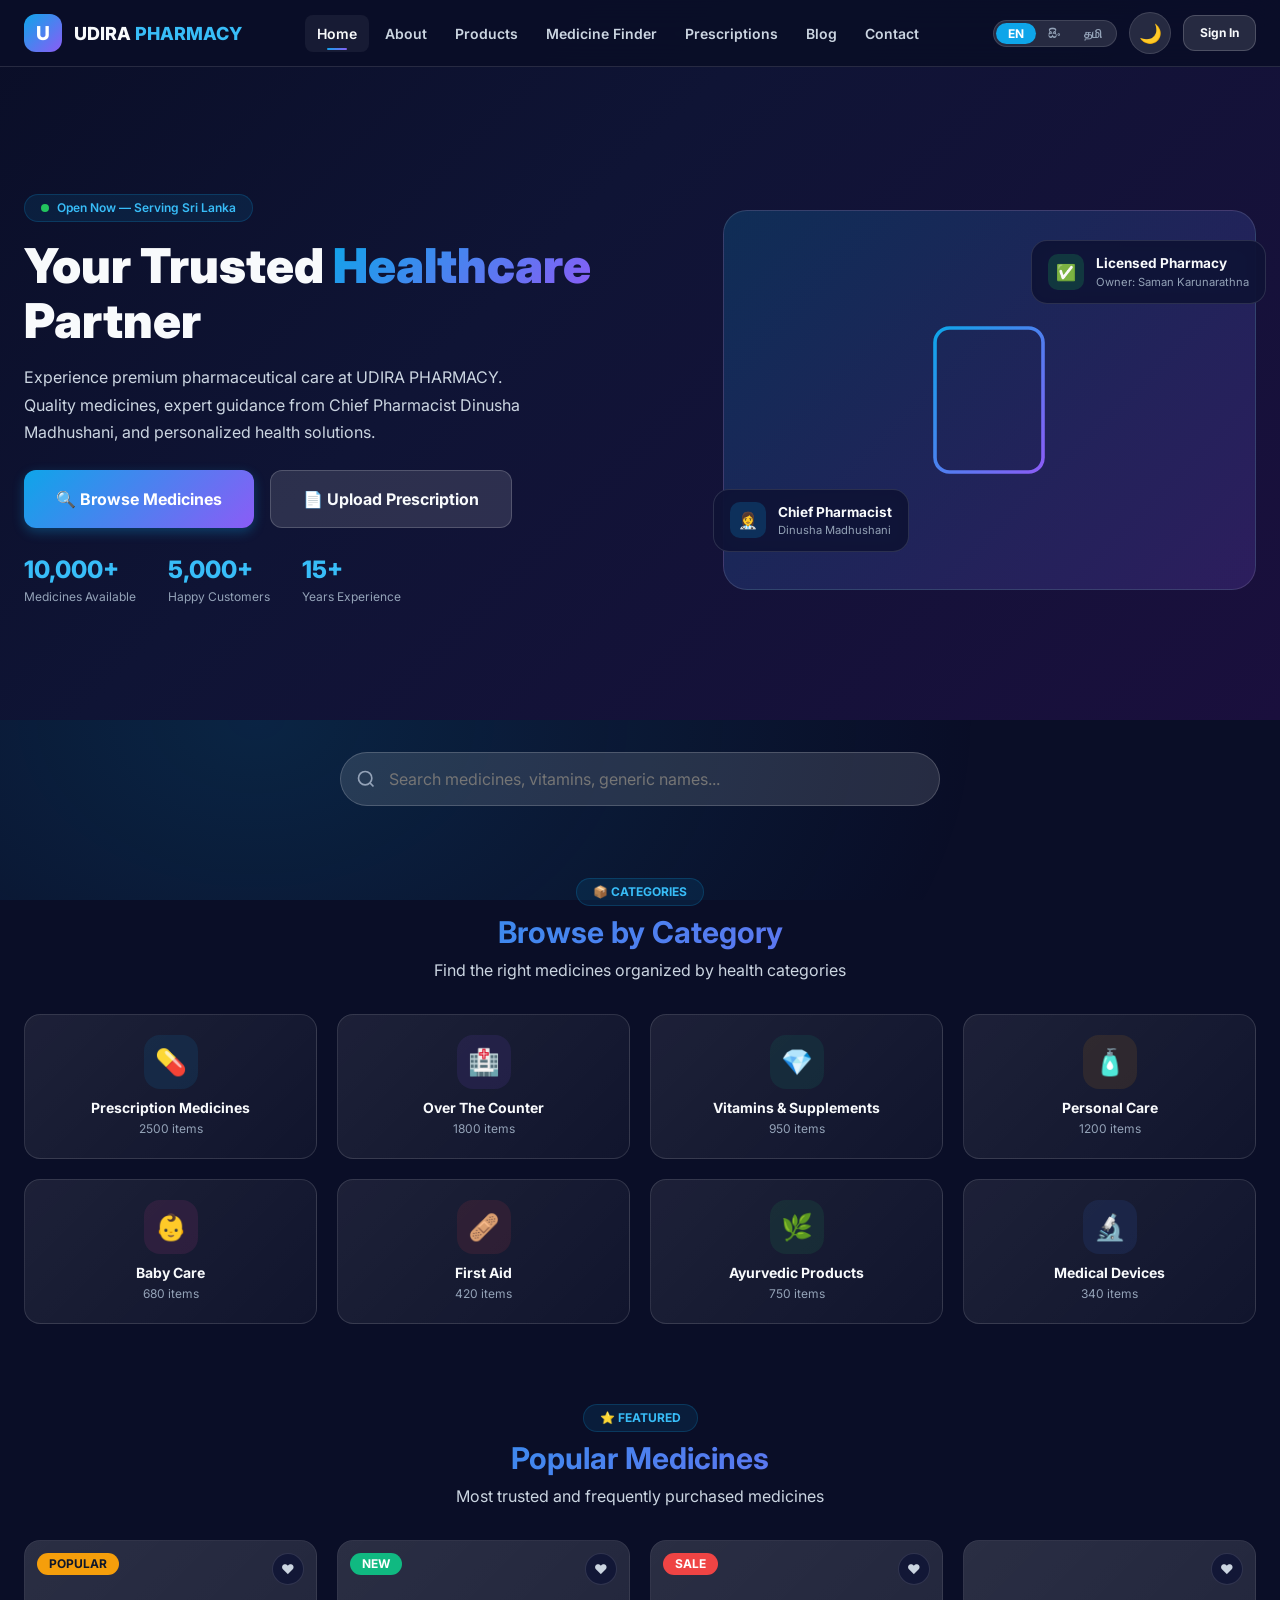
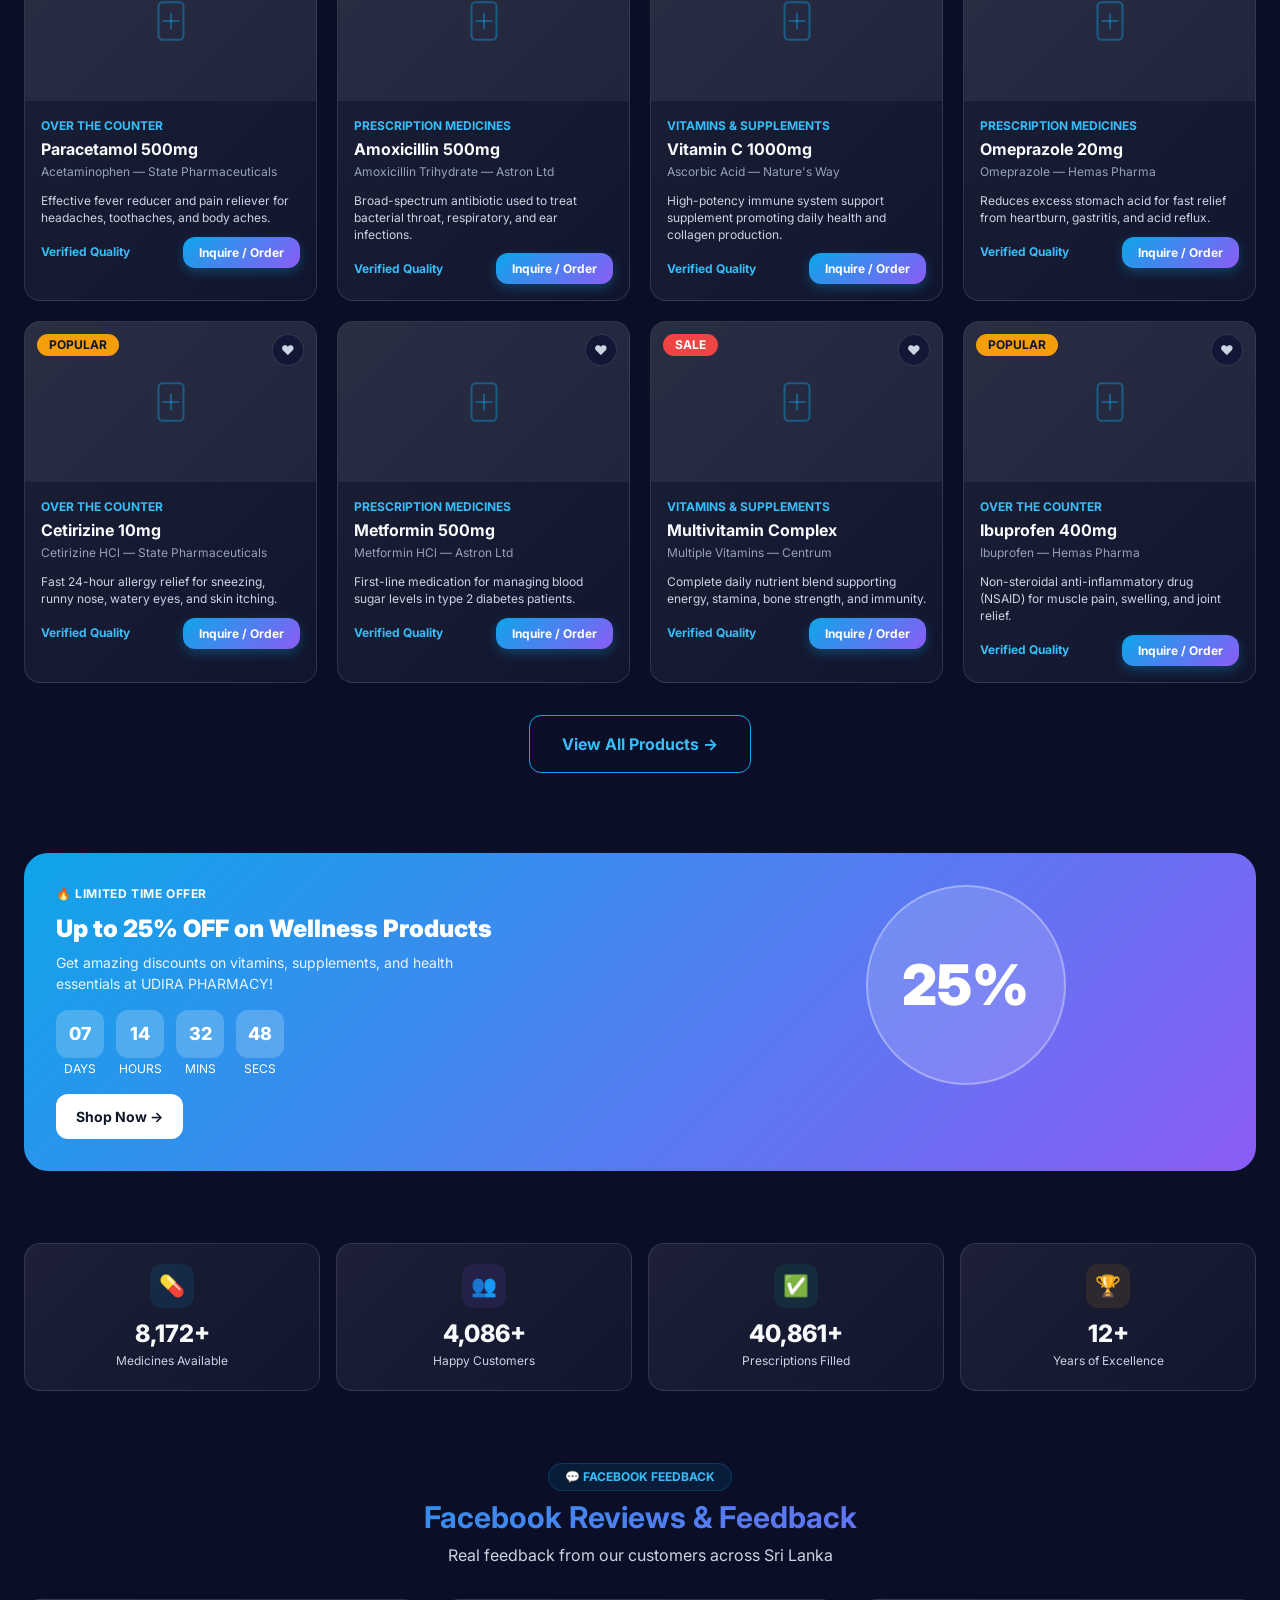
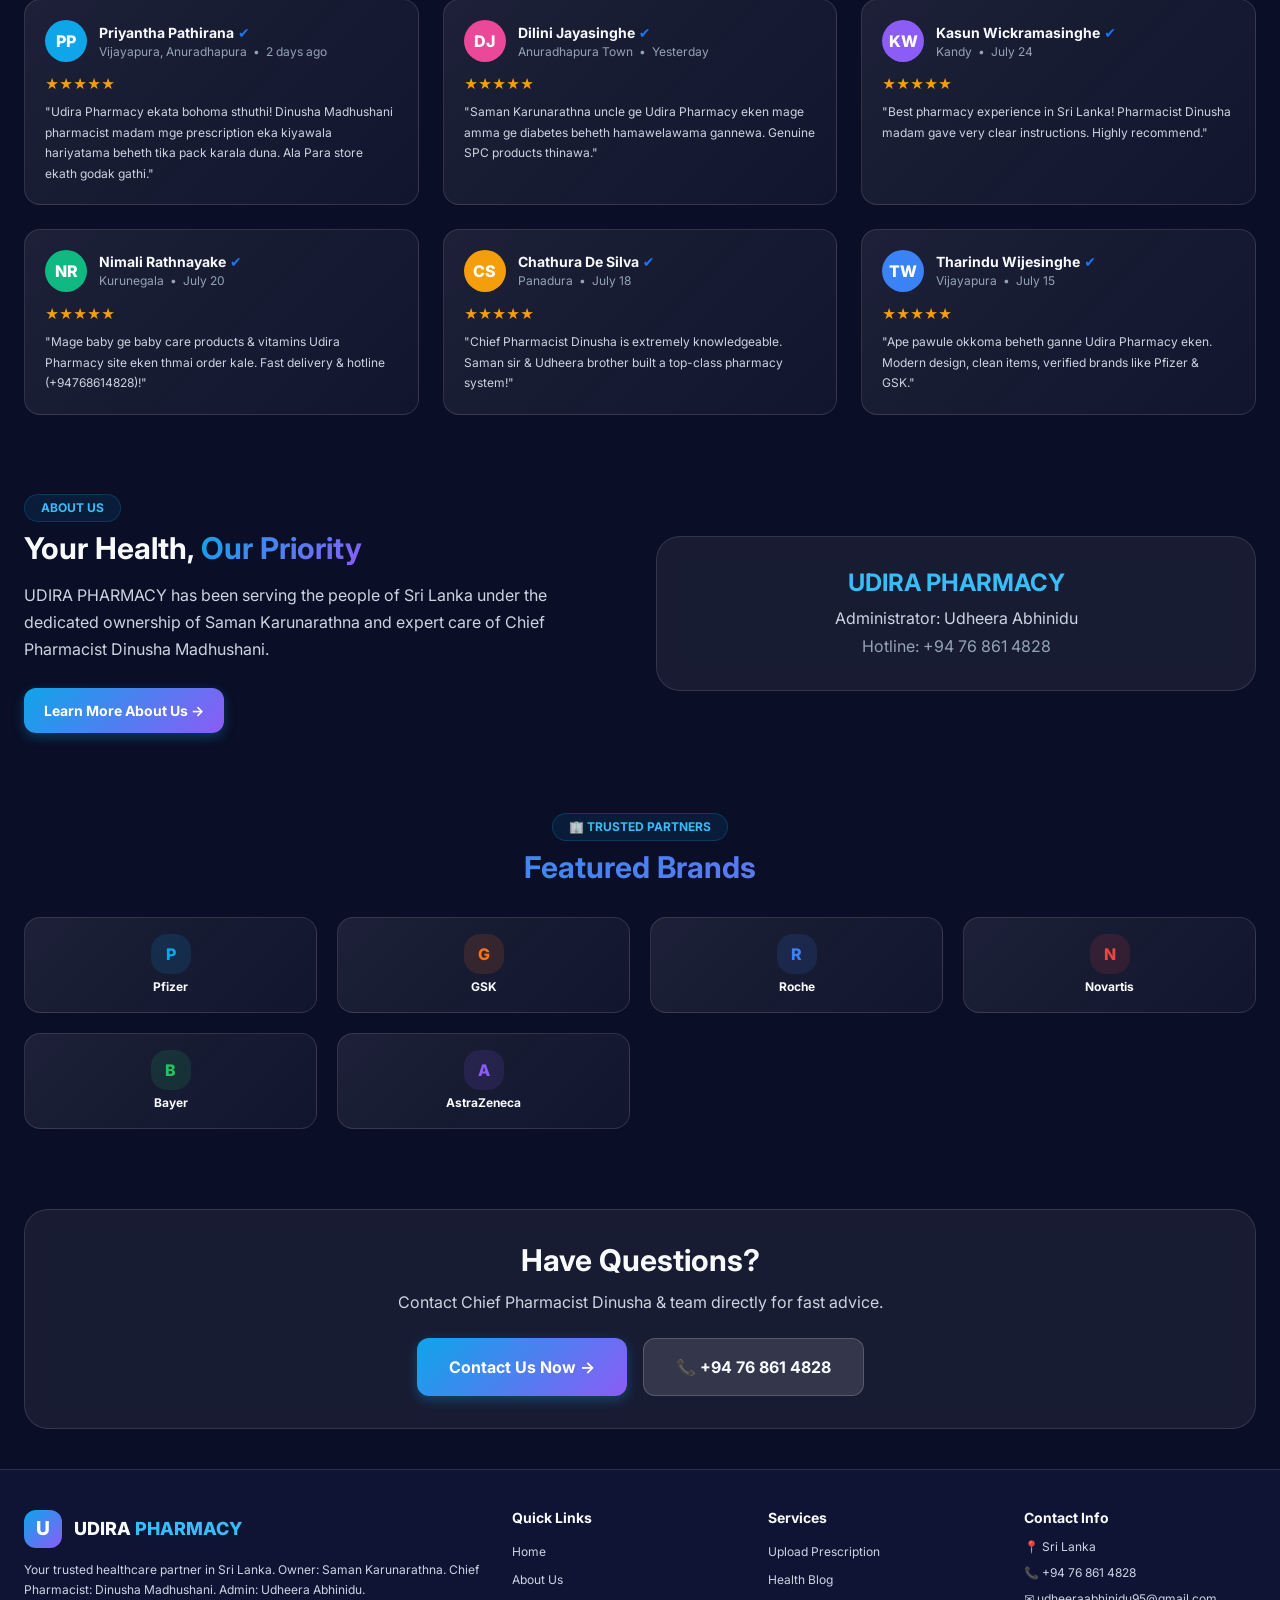
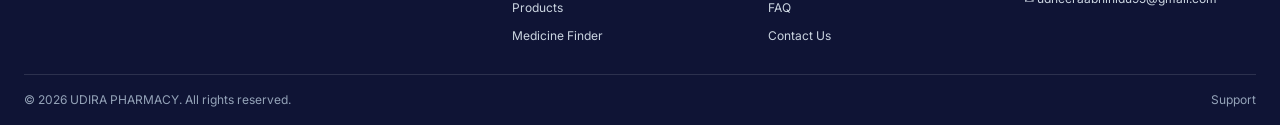
<file: index.html>
<!DOCTYPE html>
<html lang="en">
<head>
    <meta charset="UTF-8">
    <meta name="viewport" content="width=device-width, initial-scale=1.0">
    <meta name="description" content="UDIRA PHARMACY — Premier healthcare and medicine platform in Sri Lanka. Owner: Saman Karunarathna, Chief Pharmacist: Dinusha Madhushani.">
    <title>UDIRA PHARMACY — Premium Healthcare Partner | Sri Lanka</title>
    <link rel="stylesheet" href="styles.css">
    <link rel="icon" type="image/svg+xml" href="data:image/svg+xml,<svg xmlns='http://www.w3.org/2000/svg' viewBox='0 0 32 32'><rect width='32' height='32' rx='8' fill='%230ea5e9'/><text x='16' y='22' text-anchor='middle' fill='white' font-size='18' font-weight='bold'>U</text></svg>">
</head>
<body>
    <!-- PARTICLES -->
    <canvas id="particles-canvas"></canvas>

    <!-- NAVIGATION -->
    <nav class="navbar" id="navbar">
        <div class="container">
            <a href="index.html" class="nav-brand">
                <div class="nav-brand-icon">U</div>
                <div class="nav-brand-text">UDIRA <span>PHARMACY</span></div>
            </a>
            <div class="nav-links">
                <a href="index.html" class="nav-link active" id="navLinkHome">Home</a>
                <a href="about.html" class="nav-link" id="navLinkAbout">About</a>
                <a href="products.html" class="nav-link" id="navLinkProducts">Products</a>
                <a href="medicine-finder.html" class="nav-link" id="navLinkFinder">Medicine Finder</a>
                <a href="prescription.html" class="nav-link" id="navLinkPrescription">Prescriptions</a>
                <a href="blog.html" class="nav-link" id="navLinkBlog">Blog</a>
                <a href="contact.html" class="nav-link" id="navLinkContact">Contact</a>
            </div>
            <div class="nav-actions">
                <div class="lang-switcher">
                    <button class="lang-btn active" data-lang="en">EN</button>
                    <button class="lang-btn" data-lang="si">සිං</button>
                    <button class="lang-btn" data-lang="ta">தமி</button>
                </div>
                <button class="theme-toggle" aria-label="Toggle light or dark theme" title="Toggle Light/Dark Theme">
                    <span class="theme-icon icon-sun">☀️</span>
                    <span class="theme-icon icon-moon">🌙</span>
                </button>
                <a href="login.html" class="btn btn-secondary btn-sm">Sign In</a>
                <a href="admin.html" class="btn btn-primary btn-sm">Dashboard</a>
                <div class="nav-toggle" id="navToggle"><span></span><span></span><span></span></div>
            </div>
        </div>
    </nav>

    <!-- MOBILE MENU -->
    <div class="mobile-menu" id="mobileMenu">
        <div class="mobile-menu-close" id="mobileClose">&times;</div>
        <a href="index.html" class="nav-link active">Home</a>
        <a href="about.html" class="nav-link">About</a>
        <a href="products.html" class="nav-link">Products</a>
        <a href="medicine-finder.html" class="nav-link">Medicine Finder</a>
        <a href="prescription.html" class="nav-link">Prescriptions</a>
        <a href="blog.html" class="nav-link">Blog</a>
        <a href="contact.html" class="nav-link">Contact</a>
        <div class="mobile-menu-actions">
            <a href="login.html" class="btn btn-secondary">Sign In</a>
            <a href="admin.html" class="btn btn-primary">Dashboard</a>
            <a href="tel:+94768614828" class="btn btn-outline">📞 Call +94 76 861 4828</a>
        </div>
    </div>

    <!-- MAIN CONTENT -->
    <main id="main-content">

        <!-- HERO SECTION -->
        <section class="hero" id="hero">
            <div class="hero-bg"></div>
            <div class="container grid-responsive-hero">
                <div class="hero-content reveal-left">
                    <div class="hero-badge">
                        <span class="pulse-dot"></span>
                        <span data-i18n="hero_badge">Open Now — Serving Sri Lanka</span>
                    </div>
                    <h1 class="hero-title">
                        <span data-i18n="hero_title_1">Your Trusted </span>
                        <span class="highlight" data-i18n="hero_title_2">Healthcare</span>
                        <span data-i18n="hero_title_3"> Partner</span>
                    </h1>
                    <p class="hero-description" data-i18n="hero_desc">
                        Experience premium pharmaceutical care at UDIRA PHARMACY. Quality medicines, 
                        expert guidance from Chief Pharmacist Dinusha Madhushani, and personalized health solutions.
                    </p>
                    <div class="hero-actions">
                        <a href="products.html" class="btn btn-primary btn-lg" id="btnBrowseMedicines">
                            🔍 Browse Medicines
                        </a>
                        <a href="prescription.html" class="btn btn-secondary btn-lg" id="btnUploadPrescription">
                            📄 Upload Prescription
                        </a>
                    </div>
                    <div class="hero-stats">
                        <div class="hero-stat">
                            <div class="hero-stat-number" data-count="10000">10,000+</div>
                            <div class="hero-stat-label" data-i18n="stat_medicines">Medicines Available</div>
                        </div>
                        <div class="hero-stat">
                            <div class="hero-stat-number" data-count="5000">5,000+</div>
                            <div class="hero-stat-label" data-i18n="stat_customers">Happy Customers</div>
                        </div>
                        <div class="hero-stat">
                            <div class="hero-stat-number" data-count="15">15+</div>
                            <div class="hero-stat-label" data-i18n="stat_experience">Years Experience</div>
                        </div>
                    </div>
                </div>

                <div class="hero-visual reveal-right">
                    <div style="width:100%;height:380px;background:linear-gradient(135deg, rgba(14,165,233,0.18), rgba(139,92,246,0.18));border-radius:var(--radius-2xl);border:1px solid var(--border-color);display:flex;align-items:center;justify-content:center;position:relative;overflow:hidden;backdrop-filter:blur(20px);">
                        <svg viewBox="0 0 200 200" width="180" height="180" fill="none">
                            <defs>
                                <linearGradient id="heroGrad" x1="0%" y1="0%" x2="100%" y2="100%">
                                    <stop offset="0%" stop-color="#0ea5e9"/>
                                    <stop offset="100%" stop-color="#8b5cf6"/>
                                </linearGradient>
                            </defs>
                            <rect x="40" y="20" width="120" height="160" rx="16" stroke="url(#heroGrad)" stroke-width="4" fill="none"/>
                            <line x1="100" y1="60" x2="100" y2="140" stroke="url(#heroGrad)" stroke-width="12" stroke-linecap="round"/>
                            <line x1="60" y1="100" x2="140" y2="100" stroke="url(#heroGrad)" stroke-width="12" stroke-linecap="round"/>
                        </svg>
                    </div>
                    <div class="hero-float-card card-1" style="display:flex;align-items:center;gap:0.75rem;">
                        <div style="width:36px;height:36px;background:rgba(34,197,94,0.2);border-radius:10px;display:flex;align-items:center;justify-content:center;color:var(--success);">✅</div>
                        <div>
                            <div style="font-weight:700;font-size:0.85rem;">Licensed Pharmacy</div>
                            <div style="font-size:0.7rem;color:var(--text-tertiary);">Owner: Saman Karunarathna</div>
                        </div>
                    </div>
                    <div class="hero-float-card card-2" style="display:flex;align-items:center;gap:0.75rem;">
                        <div style="width:36px;height:36px;background:rgba(14,165,233,0.2);border-radius:10px;display:flex;align-items:center;justify-content:center;color:var(--primary-light);">👩‍⚕️</div>
                        <div>
                            <div style="font-weight:700;font-size:0.85rem;">Chief Pharmacist</div>
                            <div style="font-size:0.7rem;color:var(--text-tertiary);">Dinusha Madhushani</div>
                        </div>
                    </div>
                </div>
            </div>
        </section>

        <!-- SEARCH BAR -->
        <section class="section" style="padding:var(--space-8) 0;">
            <div class="container">
                <div class="search-box reveal-on-scroll" style="margin: 0 auto;">
                    <svg class="search-icon" width="20" height="20" viewBox="0 0 24 24" fill="none" stroke="currentColor" stroke-width="2"><circle cx="11" cy="11" r="8"/><path d="m21 21-4.3-4.3"/></svg>
                    <input type="text" id="globalSearch" placeholder="Search medicines, vitamins, generic names...">
                </div>
                <div id="searchSuggestions" style="max-width:600px;margin:0.5rem auto 0;display:none;background:var(--bg-secondary);border:1px solid var(--border-color);border-radius:var(--radius-lg);overflow:hidden;box-shadow:var(--shadow-xl);"></div>
            </div>
        </section>

        <!-- CATEGORIES -->
        <section class="section" id="categories">
            <div class="container">
                <div class="section-header reveal-on-scroll">
                    <div class="section-badge">📦 Categories</div>
                    <h2 class="section-title" id="catSectionTitle">Browse by Category</h2>
                    <p class="section-subtitle" id="catSectionSubtitle">Find the right medicines organized by health categories</p>
                </div>
                <div class="grid-4 reveal-zoom" id="categoriesGrid">
                    <!-- Rendered by JS -->
                </div>
            </div>
        </section>

        <!-- FEATURED PRODUCTS -->
        <section class="section" id="featuredProducts">
            <div class="container">
                <div class="section-header reveal-on-scroll">
                    <div class="section-badge">⭐ Featured</div>
                    <h2 class="section-title" id="prodSectionTitle">Popular Medicines</h2>
                    <p class="section-subtitle" id="prodSectionSubtitle">Most trusted and frequently purchased medicines</p>
                </div>
                <div class="grid-4 reveal-on-scroll" id="productsGrid">
                    <!-- Rendered by JS -->
                </div>
                <div style="text-align: center; margin-top: var(--space-8);" class="reveal-on-scroll">
                    <a href="products.html" class="btn btn-outline btn-lg">View All Products →</a>
                </div>
            </div>
        </section>

        <!-- PROMO BANNER -->
        <section class="section">
            <div class="container">
                <div class="promo-banner reveal-zoom">
                    <div class="grid-responsive-2">
                        <div>
                            <div class="promo-tag" data-i18n="promo_tag">🔥 Limited Time Offer</div>
                            <h3 class="promo-title" data-i18n="promo_title">Up to 25% OFF on Wellness Products</h3>
                            <p class="promo-desc" data-i18n="promo_desc">Get amazing discounts on vitamins, supplements, and health essentials at UDIRA PHARMACY!</p>
                            <div class="countdown">
                                <div><div class="countdown-number" id="countDays">07</div><div class="countdown-label">Days</div></div>
                                <div><div class="countdown-number" id="countHours">14</div><div class="countdown-label">Hours</div></div>
                                <div><div class="countdown-number" id="countMins">32</div><div class="countdown-label">Mins</div></div>
                                <div><div class="countdown-number" id="countSecs">48</div><div class="countdown-label">Secs</div></div>
                            </div>
                            <a href="products.html" class="btn" style="background:white;color:var(--gray-900);font-weight:700;">Shop Now →</a>
                        </div>
                        <div style="display:flex;align-items:center;justify-content:center;">
                            <div style="width:200px;height:200px;background:rgba(255,255,255,0.15);border-radius:50%;display:flex;align-items:center;justify-content:center;font-size:3.5rem;font-weight:900;font-family:var(--font-display);color:white;border:2px solid rgba(255,255,255,0.3);" class="floating-element">
                                25%
                            </div>
                        </div>
                    </div>
                </div>
            </div>
        </section>

        <!-- STATS SECTION -->
        <section class="stats-section">
            <div class="container">
                <div class="stats-grid">
                    <div class="stat-card reveal-on-scroll delay-1">
                        <div class="stat-icon blue">💊</div>
                        <div class="stat-number" data-count="10000">10,000+</div>
                        <div class="stat-label" data-i18n="stat_medicines">Medicines Available</div>
                    </div>
                    <div class="stat-card reveal-on-scroll delay-2">
                        <div class="stat-icon purple">👥</div>
                        <div class="stat-number" data-count="5000">5,000+</div>
                        <div class="stat-label" data-i18n="stat_customers">Happy Customers</div>
                    </div>
                    <div class="stat-card reveal-on-scroll delay-3">
                        <div class="stat-icon green">✅</div>
                        <div class="stat-number" data-count="50000">50,000+</div>
                        <div class="stat-label" data-i18n="stat_prescriptions">Prescriptions Filled</div>
                    </div>
                    <div class="stat-card reveal-on-scroll delay-4">
                        <div class="stat-icon orange">🏆</div>
                        <div class="stat-number" data-count="15">15+</div>
                        <div class="stat-label" data-i18n="stat_experience">Years of Excellence</div>
                    </div>
                </div>
            </div>
        </section>

        <!-- REAL FACEBOOK REVIEWS SECTION (6 REVIEWS) -->
        <section class="section" id="testimonials">
            <div class="container">
                <div class="section-header reveal-on-scroll">
                    <div class="section-badge">💬 Facebook Feedback</div>
                    <h2 class="section-title" id="testiSectionTitle">Facebook Reviews & Feedback</h2>
                    <p class="section-subtitle" id="testiSectionSubtitle">Real feedback from our customers across Sri Lanka</p>
                </div>
                <div class="grid-3 reveal-on-scroll" id="testimonialsGrid">
                    <!-- Rendered by app.js (6 Facebook Reviews) -->
                </div>
            </div>
        </section>

        <!-- ABOUT PREVIEW -->
        <section class="section">
            <div class="container">
                <div class="grid-responsive-2-equal">
                    <div class="reveal-left">
                        <div class="section-badge">About Us</div>
                        <h2 style="font-size:var(--text-3xl);margin-bottom:var(--space-4);">
                            <span data-i18n="about_title_1">Your Health, </span>
                            <span class="text-gradient" data-i18n="about_title_2">Our Priority</span>
                        </h2>
                        <p style="color:var(--text-secondary);line-height:var(--leading-relaxed);margin-bottom:var(--space-6);" data-i18n="about_desc">
                            UDIRA PHARMACY has been serving the people of Sri Lanka under the dedicated ownership of 
                            Saman Karunarathna and expert care of Chief Pharmacist Dinusha Madhushani.
                        </p>
                        <a href="about.html" class="btn btn-primary">Learn More About Us →</a>
                    </div>
                    <div class="card-glass reveal-right" style="padding:var(--space-8);text-align:center;">
                        <h3 style="font-size:var(--text-2xl);color:var(--primary-light);">UDIRA PHARMACY</h3>
                        <p style="color:var(--text-secondary);margin-top:var(--space-2);">Administrator: Udheera Abhinidu</p>
                        <p style="color:var(--text-tertiary);margin-top:var(--space-1);">Hotline: +94 76 861 4828</p>
                    </div>
                </div>
            </div>
        </section>

        <!-- BRANDS -->
        <section class="section">
            <div class="container">
                <div class="section-header reveal-on-scroll">
                    <div class="section-badge">🏢 Trusted Partners</div>
                    <h2 class="section-title">Featured Brands</h2>
                </div>
                <div class="grid-4 reveal-zoom" id="brandsGrid">
                    <!-- Rendered by JS -->
                </div>
            </div>
        </section>

        <!-- CONTACT PREVIEW -->
        <section class="section">
            <div class="container">
                <div class="card-glass reveal-zoom" style="padding:var(--space-8);text-align:center;">
                    <h2 style="font-size:var(--text-3xl);margin-bottom:var(--space-3);">Have Questions?</h2>
                    <p style="color:var(--text-secondary);margin-bottom:var(--space-6);">Contact Chief Pharmacist Dinusha & team directly for fast advice.</p>
                    <div style="display:flex;justify-content:center;gap:var(--space-4);">
                        <a href="contact.html" class="btn btn-primary btn-lg">Contact Us Now →</a>
                        <a href="tel:+94768614828" class="btn btn-secondary btn-lg">📞 +94 76 861 4828</a>
                    </div>
                </div>
            </div>
        </section>
    </main>

    <!-- FOOTER -->
    <footer class="footer">
        <div class="container">
            <div class="footer-grid">
                <div>
                    <a href="index.html" class="nav-brand" style="margin-bottom:var(--space-3);display:inline-flex;">
                        <div class="nav-brand-icon">U</div>
                        <div class="nav-brand-text">UDIRA <span>PHARMACY</span></div>
                    </a>
                    <p style="color:var(--text-secondary);font-size:var(--text-xs);line-height:var(--leading-relaxed);">
                        Your trusted healthcare partner in Sri Lanka. Owner: Saman Karunarathna. Chief Pharmacist: Dinusha Madhushani. Admin: Udheera Abhinidu.
                    </p>
                </div>
                <div>
                    <h4 class="footer-heading">Quick Links</h4>
                    <ul class="footer-links">
                        <li><a href="index.html">Home</a></li>
                        <li><a href="about.html">About Us</a></li>
                        <li><a href="products.html">Products</a></li>
                        <li><a href="medicine-finder.html">Medicine Finder</a></li>
                    </ul>
                </div>
                <div>
                    <h4 class="footer-heading">Services</h4>
                    <ul class="footer-links">
                        <li><a href="prescription.html">Upload Prescription</a></li>
                        <li><a href="blog.html">Health Blog</a></li>
                        <li><a href="faq.html">FAQ</a></li>
                        <li><a href="contact.html">Contact Us</a></li>
                    </ul>
                </div>
                <div>
                    <h4 class="footer-heading">Contact Info</h4>
                    <div class="footer-contact-item">📍 Sri Lanka</div>
                    <div class="footer-contact-item">📞 +94 76 861 4828</div>
                    <div class="footer-contact-item">✉️ udheeraabhinidu95@gmail.com</div>
                </div>
            </div>
            <div class="footer-bottom">
                <span>&copy; 2026 UDIRA PHARMACY. All rights reserved.</span>
                <div class="footer-bottom-links"><a href="contact.html">Support</a></div>
            </div>
        </div>
    </footer>

    <div class="toast-container" id="toastContainer"></div>
    <script src="app.js"></script>
</body>
</html>
</file>
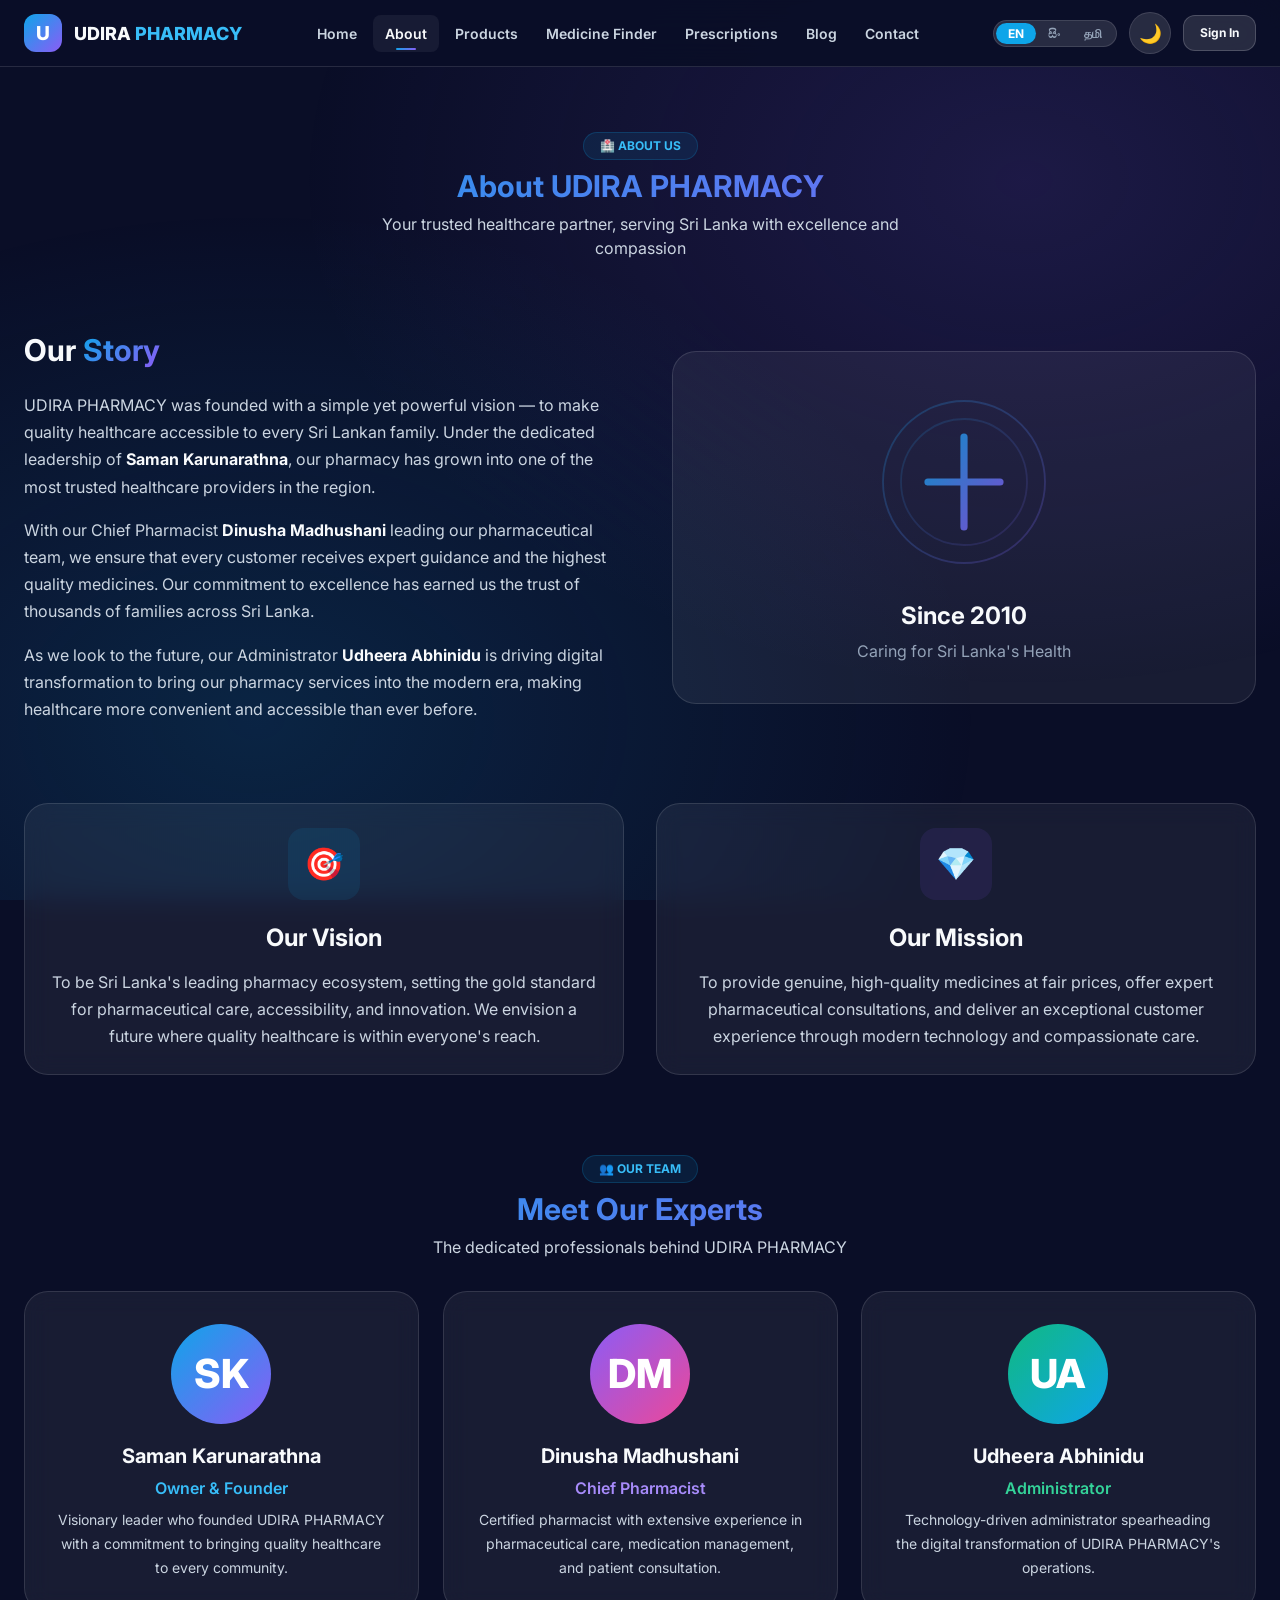
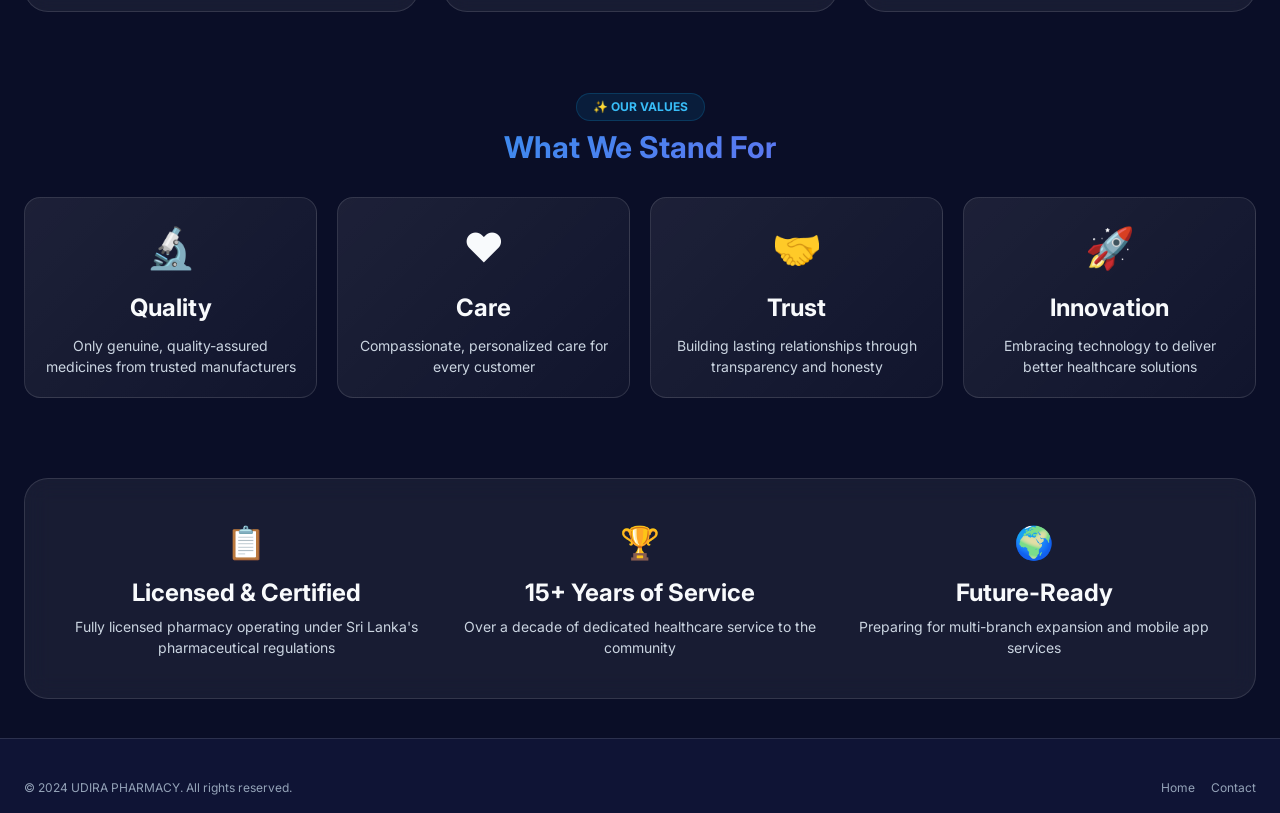
<file: about.html>
<!DOCTYPE html>
<html lang="en">
<head>
    <meta charset="UTF-8">
    <meta name="viewport" content="width=device-width, initial-scale=1.0">
    <meta name="description" content="Learn about UDIRA PHARMACY — our story, vision, mission, and expert team serving Sri Lanka with premium healthcare.">
    <title>About Us — UDIRA PHARMACY</title>
    <link rel="stylesheet" href="styles.css">
    <link rel="icon" type="image/svg+xml" href="data:image/svg+xml,<svg xmlns='http://www.w3.org/2000/svg' viewBox='0 0 32 32'><rect width='32' height='32' rx='8' fill='%230ea5e9'/><text x='16' y='22' text-anchor='middle' fill='white' font-size='18' font-weight='bold'>U</text></svg>">
</head>
<body>
    <div class="loading-screen" id="loadingScreen">
        <div class="loading-logo"><svg viewBox="0 0 100 100" fill="none"><defs><linearGradient id="logoGrad" x1="0%" y1="0%" x2="100%" y2="100%"><stop offset="0%" stop-color="#0ea5e9"/><stop offset="100%" stop-color="#8b5cf6"/></linearGradient></defs><rect x="10" y="10" width="80" height="80" rx="20" fill="url(#logoGrad)"/><path d="M50 25 L50 75 M35 50 L65 50" stroke="white" stroke-width="8" stroke-linecap="round"/></svg></div>
        <div class="loading-spinner"></div>
        <div class="loading-text">UDIRA PHARMACY</div>
        <div class="loading-bar-track"><div class="loading-bar-fill"></div></div>
    </div>
    <canvas id="particles-canvas"></canvas>

    <nav class="navbar" id="navbar">
        <div class="container">
            <a href="index.html" class="nav-brand"><div class="nav-brand-icon">U</div><div class="nav-brand-text">UDIRA <span>PHARMACY</span></div></a>
            <div class="nav-links">
                <a href="index.html" class="nav-link">Home</a>
                <a href="about.html" class="nav-link active">About</a>
                <a href="products.html" class="nav-link">Products</a>
                <a href="medicine-finder.html" class="nav-link">Medicine Finder</a>
                <a href="prescription.html" class="nav-link">Prescriptions</a>
                <a href="blog.html" class="nav-link">Blog</a>
                <a href="contact.html" class="nav-link">Contact</a>
            </div>
            <div class="nav-actions">
                <div class="lang-switcher"><button class="lang-btn active" data-lang="en">EN</button><button class="lang-btn" data-lang="si">සිං</button><button class="lang-btn" data-lang="ta">தமி</button></div>
                <button class="theme-toggle" aria-label="Toggle light or dark theme" title="Toggle Light/Dark Theme">
                    <span class="theme-icon icon-sun">☀️</span>
                    <span class="theme-icon icon-moon">🌙</span>
                </button>
                <a href="login.html" class="btn btn-secondary btn-sm">Sign In</a>
                <a href="admin.html" class="btn btn-primary btn-sm">Dashboard</a>
                <div class="nav-toggle" id="navToggle"><span></span><span></span><span></span></div>
            </div>
        </div>
    </nav>
    <div class="mobile-menu" id="mobileMenu"><div class="mobile-menu-close" id="mobileClose">&times;</div><a href="index.html" class="nav-link">Home</a><a href="about.html" class="nav-link active">About</a><a href="products.html" class="nav-link">Products</a><a href="contact.html" class="nav-link">Contact</a></div>

    <main id="main-content" style="padding-top:100px;">
        <!-- Hero -->
        <section class="section" style="padding-top:var(--space-8);">
            <div class="container">
                <div class="section-header animate-on-scroll">
                    <div class="section-badge">🏥 About Us</div>
                    <h1 class="section-title">About UDIRA PHARMACY</h1>
                    <p class="section-subtitle">Your trusted healthcare partner, serving Sri Lanka with excellence and compassion</p>
                </div>
            </div>
        </section>

        <!-- Company Story -->
        <section class="section" style="padding-top:0;">
            <div class="container">
                <div style="display:grid;grid-template-columns:1fr 1fr;gap:4rem;align-items:center;" class="animate-on-scroll">
                    <div>
                        <h2 style="font-size:var(--text-3xl);margin-bottom:var(--space-6);">Our <span class="text-gradient">Story</span></h2>
                        <p style="color:var(--text-secondary);line-height:var(--leading-relaxed);margin-bottom:var(--space-4);">
                            UDIRA PHARMACY was founded with a simple yet powerful vision — to make quality healthcare 
                            accessible to every Sri Lankan family. Under the dedicated leadership of <strong style="color:var(--text-primary);">Saman Karunarathna</strong>, 
                            our pharmacy has grown into one of the most trusted healthcare providers in the region.
                        </p>
                        <p style="color:var(--text-secondary);line-height:var(--leading-relaxed);margin-bottom:var(--space-4);">
                            With our Chief Pharmacist <strong style="color:var(--text-primary);">Dinusha Madhushani</strong> leading our pharmaceutical team, 
                            we ensure that every customer receives expert guidance and the highest quality medicines. Our commitment 
                            to excellence has earned us the trust of thousands of families across Sri Lanka.
                        </p>
                        <p style="color:var(--text-secondary);line-height:var(--leading-relaxed);">
                            As we look to the future, our Administrator <strong style="color:var(--text-primary);">Udheera Abhinidu</strong> is driving 
                            digital transformation to bring our pharmacy services into the modern era, making healthcare more 
                            convenient and accessible than ever before.
                        </p>
                    </div>
                    <div class="card-glass" style="padding:var(--space-10);text-align:center;">
                        <svg viewBox="0 0 200 200" width="180" height="180" fill="none" style="margin:0 auto;">
                            <defs><linearGradient id="aboutGrad" x1="0%" y1="0%" x2="100%" y2="100%"><stop offset="0%" stop-color="#0ea5e9" stop-opacity="0.8"/><stop offset="100%" stop-color="#8b5cf6" stop-opacity="0.8"/></linearGradient></defs>
                            <circle cx="100" cy="100" r="90" stroke="url(#aboutGrad)" stroke-width="2" fill="none" opacity="0.3"/>
                            <circle cx="100" cy="100" r="70" stroke="url(#aboutGrad)" stroke-width="2" fill="none" opacity="0.2"/>
                            <path d="M100 50 L100 150 M60 100 L140 100" stroke="url(#aboutGrad)" stroke-width="8" stroke-linecap="round"/>
                        </svg>
                        <h3 style="margin-top:var(--space-6);font-size:var(--text-2xl);">Since 2010</h3>
                        <p style="color:var(--text-tertiary);margin-top:var(--space-2);">Caring for Sri Lanka's Health</p>
                    </div>
                </div>
            </div>
        </section>

        <!-- Vision & Mission -->
        <section class="section">
            <div class="container">
                <div class="grid-2" style="gap:var(--space-8);">
                    <div class="card-glass animate-on-scroll" style="text-align:center;">
                        <div style="width:72px;height:72px;background:var(--primary-100);border-radius:var(--radius-xl);display:flex;align-items:center;justify-content:center;margin:0 auto var(--space-6);font-size:2rem;">🎯</div>
                        <h3 style="font-size:var(--text-2xl);margin-bottom:var(--space-4);">Our Vision</h3>
                        <p style="color:var(--text-secondary);line-height:var(--leading-relaxed);">
                            To be Sri Lanka's leading pharmacy ecosystem, setting the gold standard for pharmaceutical care, 
                            accessibility, and innovation. We envision a future where quality healthcare is within everyone's reach.
                        </p>
                    </div>
                    <div class="card-glass animate-on-scroll animate-delay-1" style="text-align:center;">
                        <div style="width:72px;height:72px;background:rgba(139,92,246,0.1);border-radius:var(--radius-xl);display:flex;align-items:center;justify-content:center;margin:0 auto var(--space-6);font-size:2rem;">💎</div>
                        <h3 style="font-size:var(--text-2xl);margin-bottom:var(--space-4);">Our Mission</h3>
                        <p style="color:var(--text-secondary);line-height:var(--leading-relaxed);">
                            To provide genuine, high-quality medicines at fair prices, offer expert pharmaceutical consultations, 
                            and deliver an exceptional customer experience through modern technology and compassionate care.
                        </p>
                    </div>
                </div>
            </div>
        </section>

        <!-- Team -->
        <section class="section">
            <div class="container">
                <div class="section-header animate-on-scroll">
                    <div class="section-badge">👥 Our Team</div>
                    <h2 class="section-title">Meet Our Experts</h2>
                    <p class="section-subtitle">The dedicated professionals behind UDIRA PHARMACY</p>
                </div>
                <div class="grid-3">
                    <div class="card-glass animate-on-scroll" style="text-align:center;padding:var(--space-8);">
                        <div style="width:100px;height:100px;background:var(--gradient-primary);border-radius:50%;display:flex;align-items:center;justify-content:center;margin:0 auto var(--space-5);font-size:2.5rem;color:white;font-weight:800;">SK</div>
                        <h4 style="font-size:var(--text-xl);">Saman Karunarathna</h4>
                        <p style="color:var(--primary-light);font-weight:600;margin:var(--space-2) 0;">Owner & Founder</p>
                        <p style="color:var(--text-secondary);font-size:var(--text-sm);line-height:var(--leading-relaxed);">
                            Visionary leader who founded UDIRA PHARMACY with a commitment to bringing quality healthcare to every community.
                        </p>
                    </div>
                    <div class="card-glass animate-on-scroll animate-delay-1" style="text-align:center;padding:var(--space-8);">
                        <div style="width:100px;height:100px;background:var(--gradient-secondary);border-radius:50%;display:flex;align-items:center;justify-content:center;margin:0 auto var(--space-5);font-size:2.5rem;color:white;font-weight:800;">DM</div>
                        <h4 style="font-size:var(--text-xl);">Dinusha Madhushani</h4>
                        <p style="color:var(--secondary-light);font-weight:600;margin:var(--space-2) 0;">Chief Pharmacist</p>
                        <p style="color:var(--text-secondary);font-size:var(--text-sm);line-height:var(--leading-relaxed);">
                            Certified pharmacist with extensive experience in pharmaceutical care, medication management, and patient consultation.
                        </p>
                    </div>
                    <div class="card-glass animate-on-scroll animate-delay-2" style="text-align:center;padding:var(--space-8);">
                        <div style="width:100px;height:100px;background:var(--gradient-accent);border-radius:50%;display:flex;align-items:center;justify-content:center;margin:0 auto var(--space-5);font-size:2.5rem;color:white;font-weight:800;">UA</div>
                        <h4 style="font-size:var(--text-xl);">Udheera Abhinidu</h4>
                        <p style="color:var(--accent-light);font-weight:600;margin:var(--space-2) 0;">Administrator</p>
                        <p style="color:var(--text-secondary);font-size:var(--text-sm);line-height:var(--leading-relaxed);">
                            Technology-driven administrator spearheading the digital transformation of UDIRA PHARMACY's operations.
                        </p>
                    </div>
                </div>
            </div>
        </section>

        <!-- Values -->
        <section class="section">
            <div class="container">
                <div class="section-header animate-on-scroll">
                    <div class="section-badge">✨ Our Values</div>
                    <h2 class="section-title">What We Stand For</h2>
                </div>
                <div class="grid-4">
                    <div class="card animate-on-scroll" style="text-align:center;">
                        <div style="font-size:2.5rem;margin-bottom:var(--space-4);">🔬</div>
                        <h4 style="margin-bottom:var(--space-3);">Quality</h4>
                        <p style="font-size:var(--text-sm);color:var(--text-secondary);">Only genuine, quality-assured medicines from trusted manufacturers</p>
                    </div>
                    <div class="card animate-on-scroll animate-delay-1" style="text-align:center;">
                        <div style="font-size:2.5rem;margin-bottom:var(--space-4);">❤️</div>
                        <h4 style="margin-bottom:var(--space-3);">Care</h4>
                        <p style="font-size:var(--text-sm);color:var(--text-secondary);">Compassionate, personalized care for every customer</p>
                    </div>
                    <div class="card animate-on-scroll animate-delay-2" style="text-align:center;">
                        <div style="font-size:2.5rem;margin-bottom:var(--space-4);">🤝</div>
                        <h4 style="margin-bottom:var(--space-3);">Trust</h4>
                        <p style="font-size:var(--text-sm);color:var(--text-secondary);">Building lasting relationships through transparency and honesty</p>
                    </div>
                    <div class="card animate-on-scroll animate-delay-3" style="text-align:center;">
                        <div style="font-size:2.5rem;margin-bottom:var(--space-4);">🚀</div>
                        <h4 style="margin-bottom:var(--space-3);">Innovation</h4>
                        <p style="font-size:var(--text-sm);color:var(--text-secondary);">Embracing technology to deliver better healthcare solutions</p>
                    </div>
                </div>
            </div>
        </section>

        <!-- Pharmacy Info -->
        <section class="section">
            <div class="container">
                <div class="card-glass animate-on-scroll" style="padding:var(--space-10);">
                    <div style="display:grid;grid-template-columns:1fr 1fr 1fr;gap:var(--space-8);text-align:center;">
                        <div>
                            <div style="font-size:2rem;margin-bottom:var(--space-3);">📋</div>
                            <h4 style="margin-bottom:var(--space-2);">Licensed & Certified</h4>
                            <p style="font-size:var(--text-sm);color:var(--text-secondary);">Fully licensed pharmacy operating under Sri Lanka's pharmaceutical regulations</p>
                        </div>
                        <div>
                            <div style="font-size:2rem;margin-bottom:var(--space-3);">🏆</div>
                            <h4 style="margin-bottom:var(--space-2);">15+ Years of Service</h4>
                            <p style="font-size:var(--text-sm);color:var(--text-secondary);">Over a decade of dedicated healthcare service to the community</p>
                        </div>
                        <div>
                            <div style="font-size:2rem;margin-bottom:var(--space-3);">🌍</div>
                            <h4 style="margin-bottom:var(--space-2);">Future-Ready</h4>
                            <p style="font-size:var(--text-sm);color:var(--text-secondary);">Preparing for multi-branch expansion and mobile app services</p>
                        </div>
                    </div>
                </div>
            </div>
        </section>
    </main>

    <footer class="footer">
        <div class="container">
            <div class="footer-bottom" style="border:none;padding-top:0;">
                <span>&copy; 2024 UDIRA PHARMACY. All rights reserved.</span>
                <div class="footer-bottom-links"><a href="index.html">Home</a><a href="contact.html">Contact</a></div>
            </div>
        </div>
    </footer>

    <div class="toast-container" id="toastContainer"></div>
    <script src="app.js"></script>
</body>
</html>
</file>
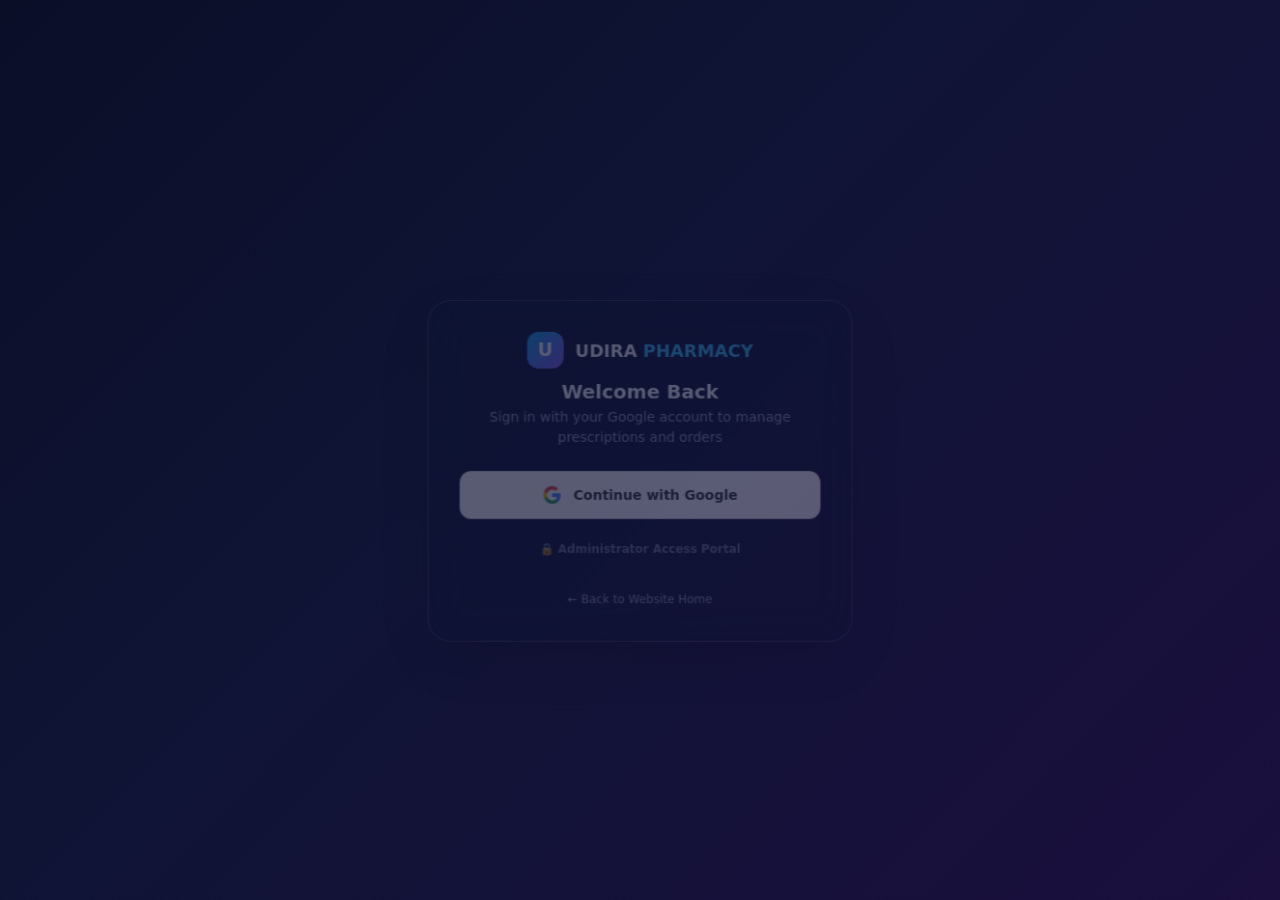
<file: admin.html>
<!DOCTYPE html>
<html lang="en">
<head>
    <meta charset="UTF-8">
    <meta name="viewport" content="width=device-width, initial-scale=1.0">
    <title>Enterprise Admin Dashboard — UDIRA PHARMACY</title>
    <link rel="stylesheet" href="styles.css">
    <link rel="icon" type="image/svg+xml" href="data:image/svg+xml,<svg xmlns='http://www.w3.org/2000/svg' viewBox='0 0 32 32'><rect width='32' height='32' rx='8' fill='%230ea5e9'/><text x='16' y='22' text-anchor='middle' fill='white' font-size='18' font-weight='bold'>U</text></svg>">
</head>
<body>
    <div class="admin-layout">
        <!-- SIDEBAR -->
        <aside class="sidebar" id="adminSidebar">
            <div class="sidebar-header">
                <div class="nav-brand-icon">U</div>
                <div class="nav-brand-text">UDIRA <span>ADMIN</span></div>
            </div>
            <div class="sidebar-nav">
                <div class="sidebar-section">
                    <div class="sidebar-section-title">Main Menu</div>
                    <a href="#" class="sidebar-link active" data-section="section-dashboard">
                        <svg class="icon" viewBox="0 0 24 24" fill="none" stroke="currentColor" stroke-width="2"><rect x="3" y="3" width="7" height="7"/><rect x="14" y="3" width="7" height="7"/><rect x="14" y="14" width="7" height="7"/><rect x="3" y="14" width="7" height="7"/></svg>
                        <span>Executive Dashboard</span>
                    </a>
                    <a href="#" class="sidebar-link" data-section="section-customers">
                        <svg class="icon" viewBox="0 0 24 24" fill="none" stroke="currentColor" stroke-width="2"><path d="M17 21v-2a4 4 0 0 0-4-4H5a4 4 0 0 0-4 4v2"/><circle cx="9" cy="7" r="4"/><path d="M23 21v-2a4 4 0 0 0-3-3.87"/><path d="M16 3.13a4 4 0 0 1 0 7.75"/></svg>
                        <span>Registered Customers</span>
                    </a>
                    <a href="#" class="sidebar-link" data-section="section-inventory">
                        <svg class="icon" viewBox="0 0 24 24" fill="none" stroke="currentColor" stroke-width="2"><path d="M21 16V8a2 2 0 0 0-1-1.73l-7-4a2 2 0 0 0-2 0l-7 4A2 2 0 0 0 3 8v8a2 2 0 0 0 1 1.73l7 4a2 2 0 0 0 2 0l7-4A2 2 0 0 0 21 16z"/></svg>
                        <span>Inventory & Stock</span>
                    </a>
                </div>

                <div class="sidebar-section">
                    <div class="sidebar-section-title">Finance & HR</div>
                    <a href="#" class="sidebar-link" data-section="section-expenses">
                        <svg class="icon" viewBox="0 0 24 24" fill="none" stroke="currentColor" stroke-width="2"><line x1="12" y1="1" x2="12" y2="23"/><path d="M17 5H9.5a3.5 3.5 0 0 0 0 7h5a3.5 3.5 0 0 1 0 7H6"/></svg>
                        <span>Expense Tracker</span>
                    </a>
                    <a href="#" class="sidebar-link" data-section="section-payroll">
                        <svg class="icon" viewBox="0 0 24 24" fill="none" stroke="currentColor" stroke-width="2"><path d="M17 21v-2a4 4 0 0 0-4-4H5a4 4 0 0 0-4 4v2"/><circle cx="9" cy="7" r="4"/></svg>
                        <span>Salary & Payroll</span>
                    </a>
                </div>

                <div class="sidebar-section">
                    <div class="sidebar-section-title">Admin Restricted</div>
                    <a href="#" class="sidebar-link" data-section="section-customization">
                        <svg class="icon" viewBox="0 0 24 24" fill="none" stroke="currentColor" stroke-width="2"><circle cx="12" cy="12" r="3"/><path d="M19.4 15a1.65 1.65 0 0 0 .33 1.82l.06.06a2 2 0 0 1 0 2.83 2 2 0 0 1-2.83 0l-.06-.06a1.65 1.65 0 0 0-1.82-.33 1.65 1.65 0 0 0-1 1.51V21a2 2 0 0 1-2 2 2 2 0 0 1-2-2v-.09A1.65 1.65 0 0 0 9 19.4a1.65 1.65 0 0 0-1.82.33l-.06.06a2 2 0 0 1-2.83 0 2 2 0 0 1 0-2.83l.06-.06a1.65 1.65 0 0 0 .33-1.82 1.65 1.65 0 0 0-1.51-1H3a2 2 0 0 1-2-2 2 2 0 0 1 2-2h.09A1.65 1.65 0 0 0 4.6 9a1.65 1.65 0 0 0-.33-1.82l-.06-.06a2 2 0 0 1 0-2.83 2 2 0 0 1 2.83 0l.06.06a1.65 1.65 0 0 0 1.82.33H9a1.65 1.65 0 0 0 1-1.51V3a2 2 0 0 1 2-2 2 2 0 0 1 2 2v.09a1.65 1.65 0 0 0 1 1.51 1.65 1.65 0 0 0 1.82-.33l.06-.06a2 2 0 0 1 2.83 0 2 2 0 0 1 0 2.83l-.06.06a1.65 1.65 0 0 0-.33 1.82V9a1.65 1.65 0 0 0 1.51 1H21a2 2 0 0 1 2 2 2 2 0 0 1-2 2h-.09a1.65 1.65 0 0 0-1.51 1z"/></svg>
                        <span>Live Theme Customizer</span>
                    </a>
                    <a href="#" class="sidebar-link" data-section="section-email">
                        <svg class="icon" viewBox="0 0 24 24" fill="none" stroke="currentColor" stroke-width="2"><path d="M4 4h16c1.1 0 2 .9 2 2v12c0 1.1-.9 2-2 2H4c-1.1 0-2-.9-2-2V6c0-1.1.9-2 2-2z"/><polyline points="22,6 12,13 2,6"/></svg>
                        <span>Email Inbox & Contact Requests</span>
                    </a>
                </div>
            </div>
            <div class="sidebar-footer">
                <a href="index.html" class="btn btn-secondary btn-sm" style="width:100%;">← Website Home</a>
            </div>
        </aside>

        <!-- MAIN -->
        <main class="admin-main">
            <header class="topbar">
                <div class="topbar-left">
                    <button class="btn btn-ghost btn-icon" id="sidebarToggle">☰</button>
                    <div style="font-weight:700;">UDIRA Control Panel (Admin Authenticated)</div>
                </div>
                <div class="topbar-right">
                    <button class="theme-toggle" aria-label="Toggle light or dark theme" title="Toggle Light/Dark Theme">
                        <span class="theme-icon icon-sun">☀️</span>
                        <span class="theme-icon icon-moon">🌙</span>
                    </button>
                    <div class="user-menu">
                        <div class="user-avatar">UA</div>
                        <div>
                            <div class="user-name">Udheera Abhinidu</div>
                            <div class="user-role">Super Admin</div>
                        </div>
                    </div>
                </div>
            </header>

            <div class="admin-content">

                <!-- 1. DASHBOARD -->
                <section class="admin-section" id="section-dashboard" style="display:block;">
                    <div class="page-header">
                        <div>
                            <h1 class="page-title">Executive Dashboard</h1>
                            <div class="page-breadcrumb"><span>Owner: Saman Karunarathna</span> | <span>Chief Pharmacist: Dinusha Madhushani</span></div>
                        </div>
                        <button class="btn btn-primary" onclick="EmailSystem.send({subject:'Manual Trigger: Daily Sales Report', body:'Daily gross sales LKR 125,000. Dispatched.'})">
                            📩 Dispatch Report to udheeraabhinidu95@gmail.com
                        </button>
                    </div>

                    <div class="kpi-grid">
                        <div class="kpi-card blue">
                            <div class="kpi-header"><div class="kpi-icon blue">💰</div></div>
                            <div class="kpi-value">LKR 1,845,000</div>
                            <div class="kpi-label">Monthly Gross Sales</div>
                        </div>
                        <div class="kpi-card green">
                            <div class="kpi-header"><div class="kpi-icon green">📈</div></div>
                            <div class="kpi-value">LKR 580,200</div>
                            <div class="kpi-label">Net Profit After Expenses</div>
                        </div>
                        <div class="kpi-card purple">
                            <div class="kpi-header"><div class="kpi-icon purple">👥</div></div>
                            <div class="kpi-value">1,420</div>
                            <div class="kpi-label">Active Registered Customers</div>
                        </div>
                        <div class="kpi-card orange">
                            <div class="kpi-header"><div class="kpi-icon orange">⚠️</div></div>
                            <div class="kpi-value">12</div>
                            <div class="kpi-label">Low Stock Alerts</div>
                        </div>
                    </div>

                    <div class="chart-card">
                        <div class="chart-header"><div class="chart-title">Monthly Revenue Overview</div></div>
                        <div style="padding: 2rem; text-align: center; color: var(--text-secondary); background: var(--bg-glass); border-radius: var(--radius-lg);">
                            <svg width="100%" height="180" viewBox="0 0 500 150" fill="none">
                                <path d="M10 130 Q 100 80, 200 110 T 350 40 T 490 20" stroke="url(#dashGrad)" stroke-width="4" fill="none"/>
                                <path d="M10 130 Q 100 80, 200 110 T 350 40 T 490 20 L 490 150 L 10 150 Z" fill="url(#dashAreaGrad)" opacity="0.2"/>
                                <defs>
                                    <linearGradient id="dashGrad" x1="0" y1="0" x2="1" y2="0"><stop offset="0%" stop-color="#0ea5e9"/><stop offset="100%" stop-color="#8b5cf6"/></linearGradient>
                                    <linearGradient id="dashAreaGrad" x1="0" y1="0" x2="0" y2="1"><stop offset="0%" stop-color="#0ea5e9"/><stop offset="100%" stop-color="transparent"/></linearGradient>
                                </defs>
                            </svg>
                        </div>
                    </div>
                </section>

                <!-- 2. REGISTERED CUSTOMERS -->
                <section class="admin-section" id="section-customers" style="display:none;">
                    <div class="page-header">
                        <div>
                            <h1 class="page-title">Registered Customer Database</h1>
                            <div class="page-breadcrumb"><span id="customerCountBadge">3 Registered Customers</span></div>
                        </div>
                        <button class="btn btn-primary" onclick="CustomerSystem.exportToCSV()">
                            📊 Export to CSV Spreadsheet
                        </button>
                    </div>
                    <div class="table-container">
                        <table class="table">
                            <thead>
                                <tr><th>Customer Name</th><th>Email Address</th><th>Phone</th><th>City</th><th>Role</th><th>Registered Date</th><th>Method</th></tr>
                            </thead>
                            <tbody id="customersTableBody">
                                <!-- Rendered via app.js -->
                            </tbody>
                        </table>
                    </div>
                </section>

                <!-- 3. INVENTORY -->
                <section class="admin-section" id="section-inventory" style="display:none;">
                    <div class="page-header">
                        <h1 class="page-title">Inventory Master</h1>
                        <button class="btn btn-primary" onclick="openModal('modalAddMedicine')">+ Add Medicine</button>
                    </div>
                    <div class="table-container">
                        <table class="table">
                            <thead>
                                <tr><th>Medicine</th><th>Category</th><th>Manufacturer</th><th>Internal Price</th><th>Status</th><th>Actions</th></tr>
                            </thead>
                            <tbody id="inventoryTableBody"></tbody>
                        </table>
                    </div>
                </section>

                <!-- 4. EXPENSES -->
                <section class="admin-section" id="section-expenses" style="display:none;">
                    <div class="page-header"><h1 class="page-title">Expense Tracker</h1></div>
                    <div class="card-glass" style="padding:var(--space-6);">
                        <div style="display:grid;grid-template-columns:repeat(3, 1fr);gap:1rem;text-align:center;">
                            <div><div style="font-size:var(--text-xs);color:var(--text-tertiary);">Today's Expense</div><div style="font-size:1.8rem;font-weight:800;color:var(--danger);">LKR 14,500</div></div>
                            <div><div style="font-size:var(--text-xs);color:var(--text-tertiary);">Monthly Expense</div><div style="font-size:1.8rem;font-weight:800;color:var(--warning);">LKR 340,000</div></div>
                            <div><div style="font-size:var(--text-xs);color:var(--text-tertiary);">Net Profit</div><div style="font-size:1.8rem;font-weight:800;color:var(--success);">LKR 580,200</div></div>
                        </div>
                    </div>
                </section>

                <!-- 5. PAYROLL -->
                <section class="admin-section" id="section-payroll" style="display:none;">
                    <div class="page-header"><h1 class="page-title">Daily Salary & Payroll</h1></div>
                    <div class="table-container">
                        <table class="table">
                            <thead><tr><th>Employee</th><th>Role</th><th>Daily Wage</th><th>Monthly Total</th></tr></thead>
                            <tbody>
                                <tr><td>Dinusha Madhushani</td><td>Chief Pharmacist</td><td>LKR 3,500</td><td style="font-weight:700;color:var(--accent-light);">LKR 115,000</td></tr>
                                <tr><td>Udheera Abhinidu</td><td>Administrator</td><td>LKR 3,800</td><td style="font-weight:700;color:var(--accent-light);">LKR 120,000</td></tr>
                            </tbody>
                        </table>
                    </div>
                </section>

                <!-- 6. LIVE THEME BUILDER (ADMIN ONLY) -->
                <section class="admin-section" id="section-customization" style="display:none;">
                    <div class="page-header">
                        <div>
                            <h1 class="page-title">Live Theme Builder (Admin Restricted)</h1>
                            <div class="page-breadcrumb"><span>Changes apply live immediately to root elements</span></div>
                        </div>
                        <div style="display:flex;gap:0.5rem;">
                            <button class="btn btn-ghost" onclick="ThemeCustomizer.reset()">Reset</button>
                            <button class="btn btn-primary" onclick="ThemeCustomizer.save()">Publish Theme</button>
                        </div>
                    </div>

                    <div style="display:grid;grid-template-columns:1fr 1fr;gap:2rem;">
                        <div class="card-glass" style="padding:var(--space-6);">
                            <h3 style="margin-bottom:1rem;">Pick Brand Colors</h3>
                            <div class="form-group">
                                <label class="form-label">Primary Theme Color</label>
                                <input type="color" class="form-input" value="#0ea5e9" onchange="ThemeCustomizer.apply({primary: this.value})">
                            </div>
                            <div class="form-group">
                                <label class="form-label">Secondary Color</label>
                                <input type="color" class="form-input" value="#8b5cf6" onchange="ThemeCustomizer.apply({secondary: this.value})">
                            </div>
                            <div class="form-group">
                                <label class="form-label">Accent Color</label>
                                <input type="color" class="form-input" value="#10b981" onchange="ThemeCustomizer.apply({accent: this.value})">
                            </div>
                            <div class="form-group">
                                <label class="form-label">Background Color</label>
                                <input type="color" class="form-input" value="#0a0e27" onchange="ThemeCustomizer.apply({bgPrimary: this.value})">
                            </div>
                        </div>

                        <div class="card" style="padding:var(--space-6);">
                            <h3>Live Preview Card</h3>
                            <div style="padding:1.5rem;background:var(--bg-primary);border-radius:var(--radius-xl);border:1px solid var(--border-color);margin-top:1rem;">
                                <h4 style="color:var(--primary);">Sample Button & Text</h4>
                                <p style="color:var(--text-secondary);margin:0.5rem 0;">Changes update instantly!</p>
                                <button class="btn btn-primary">Primary Sample</button>
                            </div>
                        </div>
                    </div>
                </section>

                <!-- 7. EMAIL INBOX -->
                <section class="admin-section" id="section-email" style="display:none;">
                    <div class="page-header">
                        <div>
                            <h1 class="page-title">Live Admin Mail Inbox (udheeraabhinidu95@gmail.com)</h1>
                            <div class="page-breadcrumb"><span>View all website contact messages, prescription requests & sales reports</span></div>
                        </div>
                        <button class="btn btn-primary" onclick="showToast('success','SMTP Test','Gmail Connection Active')">Test Mail Connection</button>
                    </div>

                    <div class="table-container">
                        <table class="table">
                            <thead>
                                <tr><th>Date</th><th>Sender</th><th>Subject</th><th>Message Content</th></tr>
                            </thead>
                            <tbody id="emailInboxBody">
                                <!-- Rendered live via app.js -->
                            </tbody>
                        </table>
                    </div>
                </section>

            </div>
        </main>
    </div>

    <!-- MODAL -->
    <div class="modal-overlay" id="modalAddMedicine">
        <div class="modal">
            <div class="modal-header">
                <div class="modal-title">Add New Medicine</div>
                <div class="modal-close" onclick="closeModal('modalAddMedicine')">&times;</div>
            </div>
            <div class="modal-body">
                <div class="form-group"><label class="form-label">Medicine Name</label><input type="text" class="form-input" placeholder="e.g. Paracetamol"></div>
                <div class="form-group"><label class="form-label">Price (LKR)</label><input type="number" class="form-input" placeholder="85"></div>
            </div>
            <div class="modal-footer">
                <button class="btn btn-ghost" onclick="closeModal('modalAddMedicine')">Cancel</button>
                <button class="btn btn-primary" onclick="closeModal('modalAddMedicine'); showToast('success','Medicine Added','Saved');">Save</button>
            </div>
        </div>
    </div>

    <div class="toast-container" id="toastContainer"></div>
    <script src="app.js"></script>
</body>
</html>
</file>
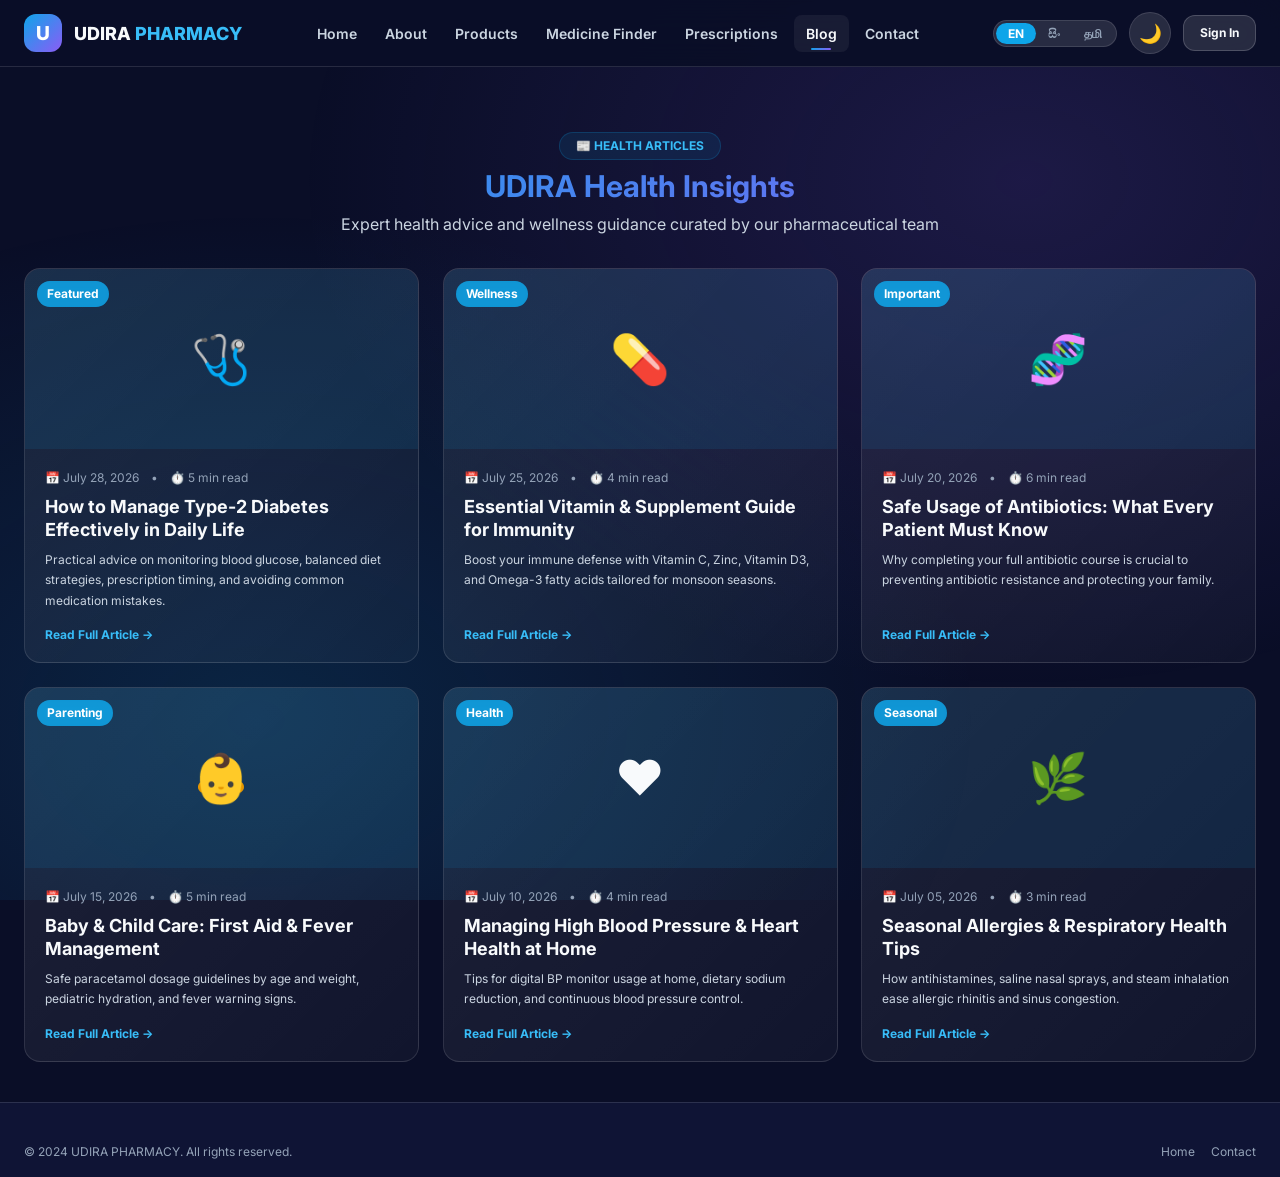
<file: blog.html>
<!DOCTYPE html>
<html lang="en">
<head>
    <meta charset="UTF-8">
    <meta name="viewport" content="width=device-width, initial-scale=1.0">
    <meta name="description" content="Health articles, medical guidance, and pharmacy news from UDIRA PHARMACY Sri Lanka.">
    <title>Health Blog — UDIRA PHARMACY</title>
    <link rel="stylesheet" href="styles.css">
    <link rel="icon" type="image/svg+xml" href="data:image/svg+xml,<svg xmlns='http://www.w3.org/2000/svg' viewBox='0 0 32 32'><rect width='32' height='32' rx='8' fill='%230ea5e9'/><text x='16' y='22' text-anchor='middle' fill='white' font-size='18' font-weight='bold'>U</text></svg>">
</head>
<body>
    <div class="loading-screen" id="loadingScreen">
        <div class="loading-logo"><svg viewBox="0 0 100 100" fill="none"><defs><linearGradient id="logoGrad" x1="0%" y1="0%" x2="100%" y2="100%"><stop offset="0%" stop-color="#0ea5e9"/><stop offset="100%" stop-color="#8b5cf6"/></linearGradient></defs><rect x="10" y="10" width="80" height="80" rx="20" fill="url(#logoGrad)"/><path d="M50 25 L50 75 M35 50 L65 50" stroke="white" stroke-width="8" stroke-linecap="round"/></svg></div>
        <div class="loading-spinner"></div>
        <div class="loading-text">UDIRA PHARMACY</div>
        <div class="loading-bar-track"><div class="loading-bar-fill"></div></div>
    </div>
    <canvas id="particles-canvas"></canvas>

    <nav class="navbar" id="navbar">
        <div class="container">
            <a href="index.html" class="nav-brand"><div class="nav-brand-icon">U</div><div class="nav-brand-text">UDIRA <span>PHARMACY</span></div></a>
            <div class="nav-links">
                <a href="index.html" class="nav-link">Home</a>
                <a href="about.html" class="nav-link">About</a>
                <a href="products.html" class="nav-link">Products</a>
                <a href="medicine-finder.html" class="nav-link">Medicine Finder</a>
                <a href="prescription.html" class="nav-link">Prescriptions</a>
                <a href="blog.html" class="nav-link active">Blog</a>
                <a href="contact.html" class="nav-link">Contact</a>
            </div>
            <div class="nav-actions">
                <div class="lang-switcher"><button class="lang-btn active" data-lang="en">EN</button><button class="lang-btn" data-lang="si">සිං</button><button class="lang-btn" data-lang="ta">தமி</button></div>
                <button class="theme-toggle" aria-label="Toggle light or dark theme" title="Toggle Light/Dark Theme">
                    <span class="theme-icon icon-sun">☀️</span>
                    <span class="theme-icon icon-moon">🌙</span>
                </button>
                <a href="login.html" class="btn btn-secondary btn-sm">Sign In</a>
                <a href="admin.html" class="btn btn-primary btn-sm">Dashboard</a>
                <div class="nav-toggle" id="navToggle"><span></span><span></span><span></span></div>
            </div>
        </div>
    </nav>

    <main id="main-content" style="padding-top:100px;">
        <section class="section" style="padding-top:var(--space-8);">
            <div class="container">
                <div class="section-header animate-on-scroll">
                    <div class="section-badge">📰 Health Articles</div>
                    <h1 class="section-title">UDIRA Health Insights</h1>
                    <p class="section-subtitle">Expert health advice and wellness guidance curated by our pharmaceutical team</p>
                </div>
                <div class="grid-3" id="blogGrid">
                    <!-- Rendered via app.js -->
                </div>
            </div>
        </section>
    </main>

    <footer class="footer">
        <div class="container">
            <div class="footer-bottom" style="border:none;padding-top:0;">
                <span>&copy; 2024 UDIRA PHARMACY. All rights reserved.</span>
                <div class="footer-bottom-links"><a href="index.html">Home</a><a href="contact.html">Contact</a></div>
            </div>
        </div>
    </footer>
    <div class="toast-container" id="toastContainer"></div>
    <script src="app.js"></script>
</body>
</html>
</file>
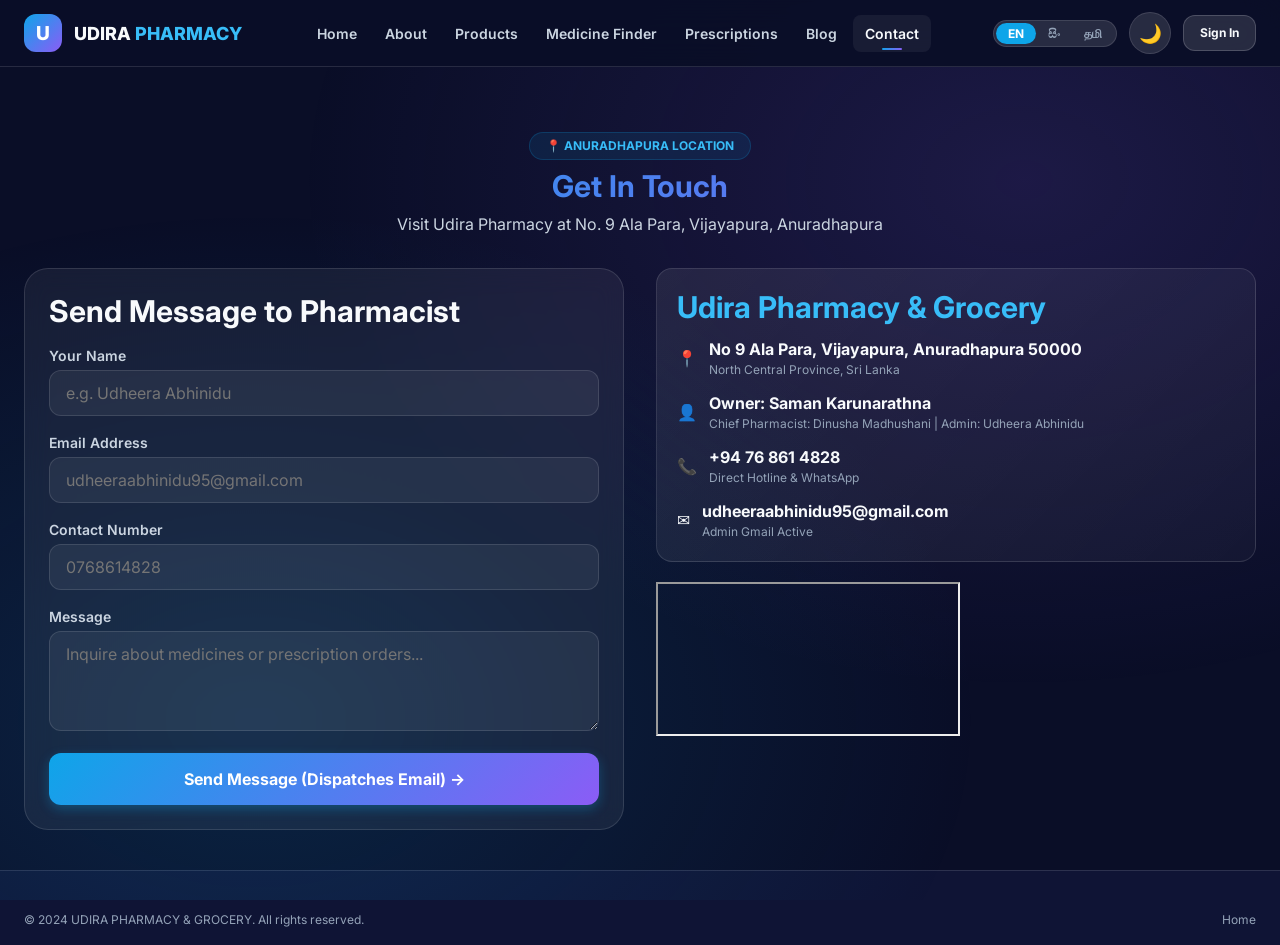
<file: contact.html>
<!DOCTYPE html>
<html lang="en">
<head>
    <meta charset="UTF-8">
    <meta name="viewport" content="width=device-width, initial-scale=1.0">
    <meta name="description" content="Contact UDIRA PHARMACY & GROCERY — 9 Ala Para, Vijayapura, Anuradhapura 50000, Sri Lanka. Owner: Saman Karunarathna, Chief Pharmacist: Dinusha Madhushani. Hotline: +94768614828">
    <title>Contact Us — UDIRA PHARMACY (Anuradhapura)</title>
    <link rel="stylesheet" href="styles.css">
    <link rel="icon" type="image/svg+xml" href="data:image/svg+xml,<svg xmlns='http://www.w3.org/2000/svg' viewBox='0 0 32 32'><rect width='32' height='32' rx='8' fill='%230ea5e9'/><text x='16' y='22' text-anchor='middle' fill='white' font-size='18' font-weight='bold'>U</text></svg>">
</head>
<body>
    <canvas id="particles-canvas"></canvas>

    <nav class="navbar" id="navbar">
        <div class="container">
            <a href="index.html" class="nav-brand"><div class="nav-brand-icon">U</div><div class="nav-brand-text">UDIRA <span>PHARMACY</span></div></a>
            <div class="nav-links">
                <a href="index.html" class="nav-link">Home</a>
                <a href="about.html" class="nav-link">About</a>
                <a href="products.html" class="nav-link">Products</a>
                <a href="medicine-finder.html" class="nav-link">Medicine Finder</a>
                <a href="prescription.html" class="nav-link">Prescriptions</a>
                <a href="blog.html" class="nav-link">Blog</a>
                <a href="contact.html" class="nav-link active">Contact</a>
            </div>
            <div class="nav-actions">
                <div class="lang-switcher"><button class="lang-btn active" data-lang="en">EN</button><button class="lang-btn" data-lang="si">සිං</button><button class="lang-btn" data-lang="ta">தமி</button></div>
                <button class="theme-toggle" aria-label="Toggle light or dark theme" title="Toggle Light/Dark Theme">
                    <span class="theme-icon icon-sun">☀️</span>
                    <span class="theme-icon icon-moon">🌙</span>
                </button>
                <a href="login.html" class="btn btn-secondary btn-sm">Sign In</a>
                <a href="admin.html" class="btn btn-primary btn-sm">Dashboard</a>
                <div class="nav-toggle" id="navToggle"><span></span><span></span><span></span></div>
            </div>
        </div>
    </nav>

    <div class="mobile-menu" id="mobileMenu">
        <div class="mobile-menu-close" id="mobileClose">&times;</div>
        <a href="index.html" class="nav-link">Home</a>
        <a href="about.html" class="nav-link">About</a>
        <a href="products.html" class="nav-link">Products</a>
        <a href="medicine-finder.html" class="nav-link">Medicine Finder</a>
        <a href="prescription.html" class="nav-link">Prescriptions</a>
        <a href="blog.html" class="nav-link">Blog</a>
        <a href="contact.html" class="nav-link active">Contact</a>
        <div class="mobile-menu-actions">
            <a href="login.html" class="btn btn-secondary">Sign In</a>
            <a href="admin.html" class="btn btn-primary">Dashboard</a>
            <a href="tel:+94768614828" class="btn btn-outline">📞 Call +94 76 861 4828</a>
        </div>
    </div>

    <main id="main-content" style="padding-top:100px;">
        <section class="section" style="padding-top:var(--space-8);">
            <div class="container">
                <div class="section-header">
                    <div class="section-badge">📍 Anuradhapura Location</div>
                    <h1 class="section-title">Get In Touch</h1>
                    <p class="section-subtitle">Visit Udira Pharmacy at No. 9 Ala Para, Vijayapura, Anuradhapura</p>
                </div>

                <div class="contact-grid">
                    <!-- Form -->
                    <div class="card-glass" style="padding:var(--space-6);">
                        <h3 style="margin-bottom:var(--space-4);">Send Message to Pharmacist</h3>
                        <form id="contactForm" onsubmit="submitContactForm(event)">
                            <div class="form-group">
                                <label class="form-label">Your Name</label>
                                <input type="text" id="contactName" class="form-input" placeholder="e.g. Udheera Abhinidu" required>
                            </div>
                            <div class="form-group">
                                <label class="form-label">Email Address</label>
                                <input type="email" id="contactEmail" class="form-input" placeholder="udheeraabhinidu95@gmail.com" required>
                            </div>
                            <div class="form-group">
                                <label class="form-label">Contact Number</label>
                                <input type="tel" id="contactPhone" class="form-input" placeholder="0768614828" required>
                            </div>
                            <div class="form-group">
                                <label class="form-label">Message</label>
                                <textarea id="contactMessage" class="form-textarea" placeholder="Inquire about medicines or prescription orders..." required></textarea>
                            </div>
                            <button type="submit" class="btn btn-primary btn-lg" style="width:100%;">Send Message (Dispatches Email) →</button>
                        </form>
                    </div>

                    <!-- Details & Real Anuradhapura Map Embed -->
                    <div>
                        <div class="card" style="margin-bottom:var(--space-5);">
                            <h3 style="margin-bottom:var(--space-3);color:var(--primary-light);">Udira Pharmacy & Grocery</h3>
                            <div style="display:flex;flex-direction:column;gap:var(--space-3);">
                                <div style="display:flex;align-items:center;gap:var(--space-3);">
                                    <div class="contact-info-icon" style="margin:0;">📍</div>
                                    <div>
                                        <div style="font-weight:700;">No 9 Ala Para, Vijayapura, Anuradhapura 50000</div>
                                        <div style="font-size:var(--text-xs);color:var(--text-tertiary);">North Central Province, Sri Lanka</div>
                                    </div>
                                </div>
                                <div style="display:flex;align-items:center;gap:var(--space-3);">
                                    <div class="contact-info-icon" style="margin:0;">👤</div>
                                    <div>
                                        <div style="font-weight:700;">Owner: Saman Karunarathna</div>
                                        <div style="font-size:var(--text-xs);color:var(--text-tertiary);">Chief Pharmacist: Dinusha Madhushani | Admin: Udheera Abhinidu</div>
                                    </div>
                                </div>
                                <div style="display:flex;align-items:center;gap:var(--space-3);">
                                    <div class="contact-info-icon" style="margin:0;">📞</div>
                                    <div>
                                        <div style="font-weight:700;">+94 76 861 4828</div>
                                        <div style="font-size:var(--text-xs);color:var(--text-tertiary);">Direct Hotline & WhatsApp</div>
                                    </div>
                                </div>
                                <div style="display:flex;align-items:center;gap:var(--space-3);">
                                    <div class="contact-info-icon" style="margin:0;">✉️</div>
                                    <div>
                                        <div style="font-weight:700;">udheeraabhinidu95@gmail.com</div>
                                        <div style="font-size:var(--text-xs);color:var(--text-tertiary);">Admin Gmail Active</div>
                                    </div>
                                </div>
                            </div>
                        </div>

                        <!-- Real Anuradhapura Google Maps Embed -->
                        <div class="map-container">
                            <iframe src="https://www.google.com/maps/embed?pb=!1m18!1m12!1m3!1d3947.669860309971!2d80.4108677!3d8.2930564!2m3!1f0!2f0!3f0!3m2!1i1024!2i768!4f13.1!3m3!1m2!1s0x3afcf53ca5dd7241%3A0xc275d905eded0717!2sUdira%20Pharmacy!5e0!3m2!1sen!2slk!4v1700000000000!5m2!1sen!2slk" allowfullscreen="" loading="lazy"></iframe>
                        </div>
                    </div>
                </div>
            </div>
        </section>
    </main>

    <footer class="footer">
        <div class="container">
            <div class="footer-bottom" style="border:none;padding-top:0;">
                <span>&copy; 2024 UDIRA PHARMACY & GROCERY. All rights reserved.</span>
                <div class="footer-bottom-links"><a href="index.html">Home</a></div>
            </div>
        </div>
    </footer>

    <div class="toast-container" id="toastContainer"></div>
    <script src="app.js"></script>
</body>
</html>
</file>
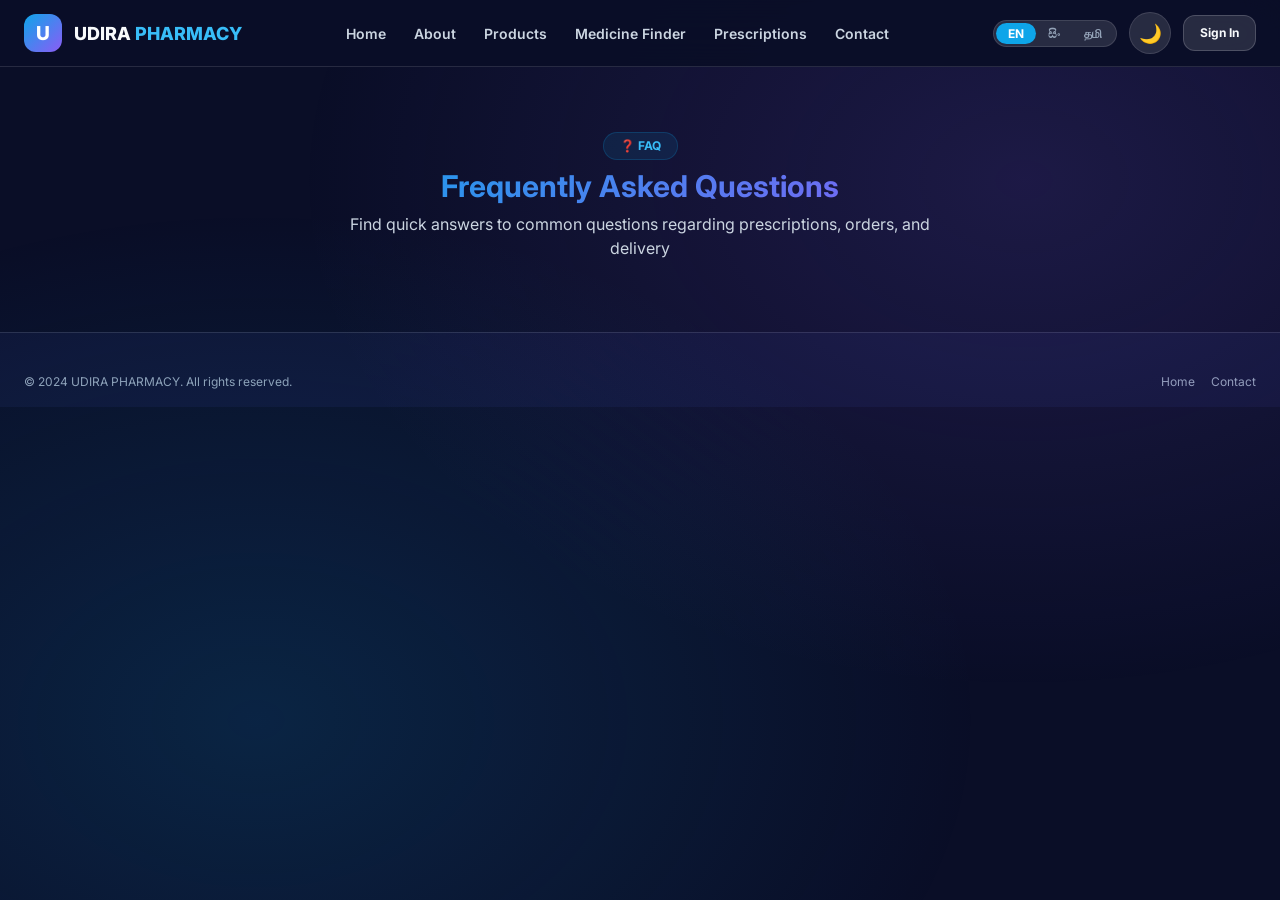
<file: faq.html>
<!DOCTYPE html>
<html lang="en">
<head>
    <meta charset="UTF-8">
    <meta name="viewport" content="width=device-width, initial-scale=1.0">
    <meta name="description" content="Frequently asked questions about UDIRA PHARMACY services, medicine delivery, and prescription verification.">
    <title>FAQ — UDIRA PHARMACY</title>
    <link rel="stylesheet" href="styles.css">
    <link rel="icon" type="image/svg+xml" href="data:image/svg+xml,<svg xmlns='http://www.w3.org/2000/svg' viewBox='0 0 32 32'><rect width='32' height='32' rx='8' fill='%230ea5e9'/><text x='16' y='22' text-anchor='middle' fill='white' font-size='18' font-weight='bold'>U</text></svg>">
</head>
<body>
    <div class="loading-screen" id="loadingScreen">
        <div class="loading-logo"><svg viewBox="0 0 100 100" fill="none"><defs><linearGradient id="logoGrad" x1="0%" y1="0%" x2="100%" y2="100%"><stop offset="0%" stop-color="#0ea5e9"/><stop offset="100%" stop-color="#8b5cf6"/></linearGradient></defs><rect x="10" y="10" width="80" height="80" rx="20" fill="url(#logoGrad)"/><path d="M50 25 L50 75 M35 50 L65 50" stroke="white" stroke-width="8" stroke-linecap="round"/></svg></div>
        <div class="loading-spinner"></div>
        <div class="loading-text">UDIRA PHARMACY</div>
        <div class="loading-bar-track"><div class="loading-bar-fill"></div></div>
    </div>
    <canvas id="particles-canvas"></canvas>

    <nav class="navbar" id="navbar">
        <div class="container">
            <a href="index.html" class="nav-brand"><div class="nav-brand-icon">U</div><div class="nav-brand-text">UDIRA <span>PHARMACY</span></div></a>
            <div class="nav-links">
                <a href="index.html" class="nav-link">Home</a>
                <a href="about.html" class="nav-link">About</a>
                <a href="products.html" class="nav-link">Products</a>
                <a href="medicine-finder.html" class="nav-link">Medicine Finder</a>
                <a href="prescription.html" class="nav-link">Prescriptions</a>
                <a href="contact.html" class="nav-link">Contact</a>
            </div>
            <div class="nav-actions">
                <div class="lang-switcher"><button class="lang-btn active" data-lang="en">EN</button><button class="lang-btn" data-lang="si">සිං</button><button class="lang-btn" data-lang="ta">தமி</button></div>
                <button class="theme-toggle" aria-label="Toggle light or dark theme" title="Toggle Light/Dark Theme">
                    <span class="theme-icon icon-sun">☀️</span>
                    <span class="theme-icon icon-moon">🌙</span>
                </button>
                <a href="login.html" class="btn btn-secondary btn-sm">Sign In</a>
                <a href="admin.html" class="btn btn-primary btn-sm">Dashboard</a>
                <div class="nav-toggle" id="navToggle"><span></span><span></span><span></span></div>
            </div>
        </div>
    </nav>

    <main id="main-content" style="padding-top:100px;">
        <section class="section" style="padding-top:var(--space-8);">
            <div class="container" style="max-width:800px;">
                <div class="section-header animate-on-scroll">
                    <div class="section-badge">❓ FAQ</div>
                    <h1 class="section-title">Frequently Asked Questions</h1>
                    <p class="section-subtitle">Find quick answers to common questions regarding prescriptions, orders, and delivery</p>
                </div>

                <div id="faqContainer">
                    <!-- Rendered via app.js -->
                </div>
            </div>
        </section>
    </main>

    <footer class="footer">
        <div class="container">
            <div class="footer-bottom" style="border:none;padding-top:0;">
                <span>&copy; 2024 UDIRA PHARMACY. All rights reserved.</span>
                <div class="footer-bottom-links"><a href="index.html">Home</a><a href="contact.html">Contact</a></div>
            </div>
        </div>
    </footer>
    <div class="toast-container" id="toastContainer"></div>
    <script src="app.js"></script>
</body>
</html>
</file>
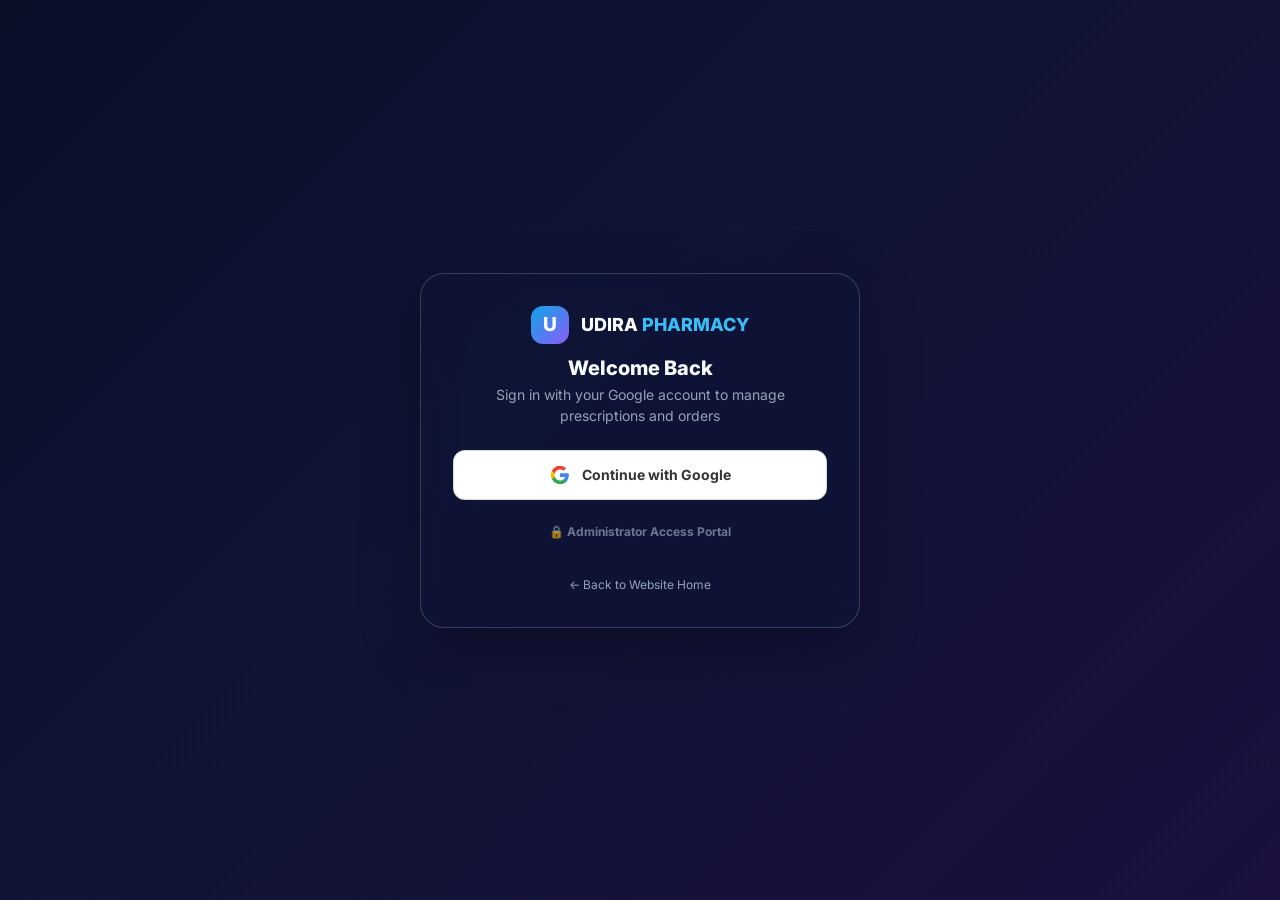
<file: login.html>
<!DOCTYPE html>
<html lang="en">
<head>
    <meta charset="UTF-8">
    <meta name="viewport" content="width=device-width, initial-scale=1.0">
    <meta name="description" content="Sign in to UDIRA PHARMACY with your Google account. Administrator login hidden.">
    <title>Account Sign In — UDIRA PHARMACY</title>
    <link rel="stylesheet" href="styles.css">
    <link rel="icon" type="image/svg+xml" href="data:image/svg+xml,<svg xmlns='http://www.w3.org/2000/svg' viewBox='0 0 32 32'><rect width='32' height='32' rx='8' fill='%230ea5e9'/><text x='16' y='22' text-anchor='middle' fill='white' font-size='18' font-weight='bold'>U</text></svg>">
</head>
<body>
    <div class="auth-page">
        <canvas id="particles-canvas"></canvas>

        <div class="auth-card-inner">
            <div class="auth-header">
                <!-- Secret trigger logo for Admin panel (triple-click) -->
                <a href="#" class="nav-brand auth-logo-trigger" style="justify-content:center;margin-bottom:var(--space-3);" title="UDIRA PHARMACY">
                    <div class="nav-brand-icon">U</div>
                    <div class="nav-brand-text">UDIRA <span>PHARMACY</span></div>
                </a>
                <h2 class="auth-title" id="authCardTitle">Welcome Back</h2>
                <p class="auth-subtitle" id="authCardSubtitle">Sign in with your Google account to manage prescriptions and orders</p>
            </div>

            <!-- GOOGLE AUTH BUTTON (Primary for Customers) -->
            <button class="google-btn" onclick="Auth.googleLogin()">
                <svg width="20" height="20" viewBox="0 0 24 24"><path fill="#4285F4" d="M22.56 12.25c0-.78-.07-1.53-.2-2.25H12v4.26h5.92c-.26 1.37-1.04 2.53-2.21 3.31v2.77h3.57c2.08-1.92 3.28-4.74 3.28-8.09z"/><path fill="#34A853" d="M12 23c2.97 0 5.46-.98 7.28-2.66l-3.57-2.77c-.98.66-2.23 1.06-3.71 1.06-2.86 0-5.29-1.93-6.16-4.53H2.18v2.84C3.99 20.53 7.7 23 12 23z"/><path fill="#FBBC05" d="M5.84 14.09c-.22-.66-.35-1.36-.35-2.09s.13-1.43.35-2.09V7.06H2.18C1.43 8.55 1 10.22 1 12s.43 3.45 1.18 4.94l2.85-2.22.81-.63z"/><path fill="#EA4335" d="M12 5.38c1.62 0 3.06.56 4.21 1.64l3.15-3.15C17.45 2.09 14.97 1 12 1 7.7 1 3.99 3.47 2.18 7.06l3.66 2.84c.87-2.6 3.3-4.52 6.16-4.52z"/></svg>
                Continue with Google
            </button>

            <!-- Admin Secret Access Button -->
            <div style="text-align:center;margin-top:var(--space-4);">
                <button type="button" class="btn btn-ghost btn-sm" style="font-size:0.75rem;color:var(--text-tertiary);opacity:0.7;" onclick="AdminSecretPanel.revealPanel()">
                    🔒 Administrator Access Portal
                </button>
            </div>

            <!-- HIDDEN ADMIN SECRET PANEL (Revealed on clicking link or logo above) -->
            <div class="admin-secret-panel" id="adminSecretPanel">
                <div class="admin-secret-badge">🔒 Administrator Access Portal</div>
                <form id="adminLoginForm" onsubmit="event.preventDefault(); Auth.adminLogin();">
                    <div class="form-group">
                        <label class="form-label">Admin Email</label>
                        <input type="email" id="adminLoginEmail" class="form-input" placeholder="udheeraabhinidu95@gmail.com" required>
                    </div>
                    <div class="form-group">
                        <label class="form-label">Password</label>
                        <input type="password" id="adminLoginPassword" class="form-input" placeholder="••••••••" required>
                    </div>
                    <button type="submit" class="btn btn-primary" style="width:100%;background:linear-gradient(135deg, #ef4444, #dc2626);">Log In to Admin Panel →</button>
                </form>
            </div>

            <div style="text-align:center;margin-top:var(--space-6);">
                <a href="index.html" style="font-size:var(--text-xs);color:var(--text-tertiary);display:inline-flex;align-items:center;gap:4px;">
                    ← Back to Website Home
                </a>
            </div>
        </div>
    </div>

    <div class="toast-container" id="toastContainer"></div>
    <script src="app.js"></script>
</body>
</html>
</file>
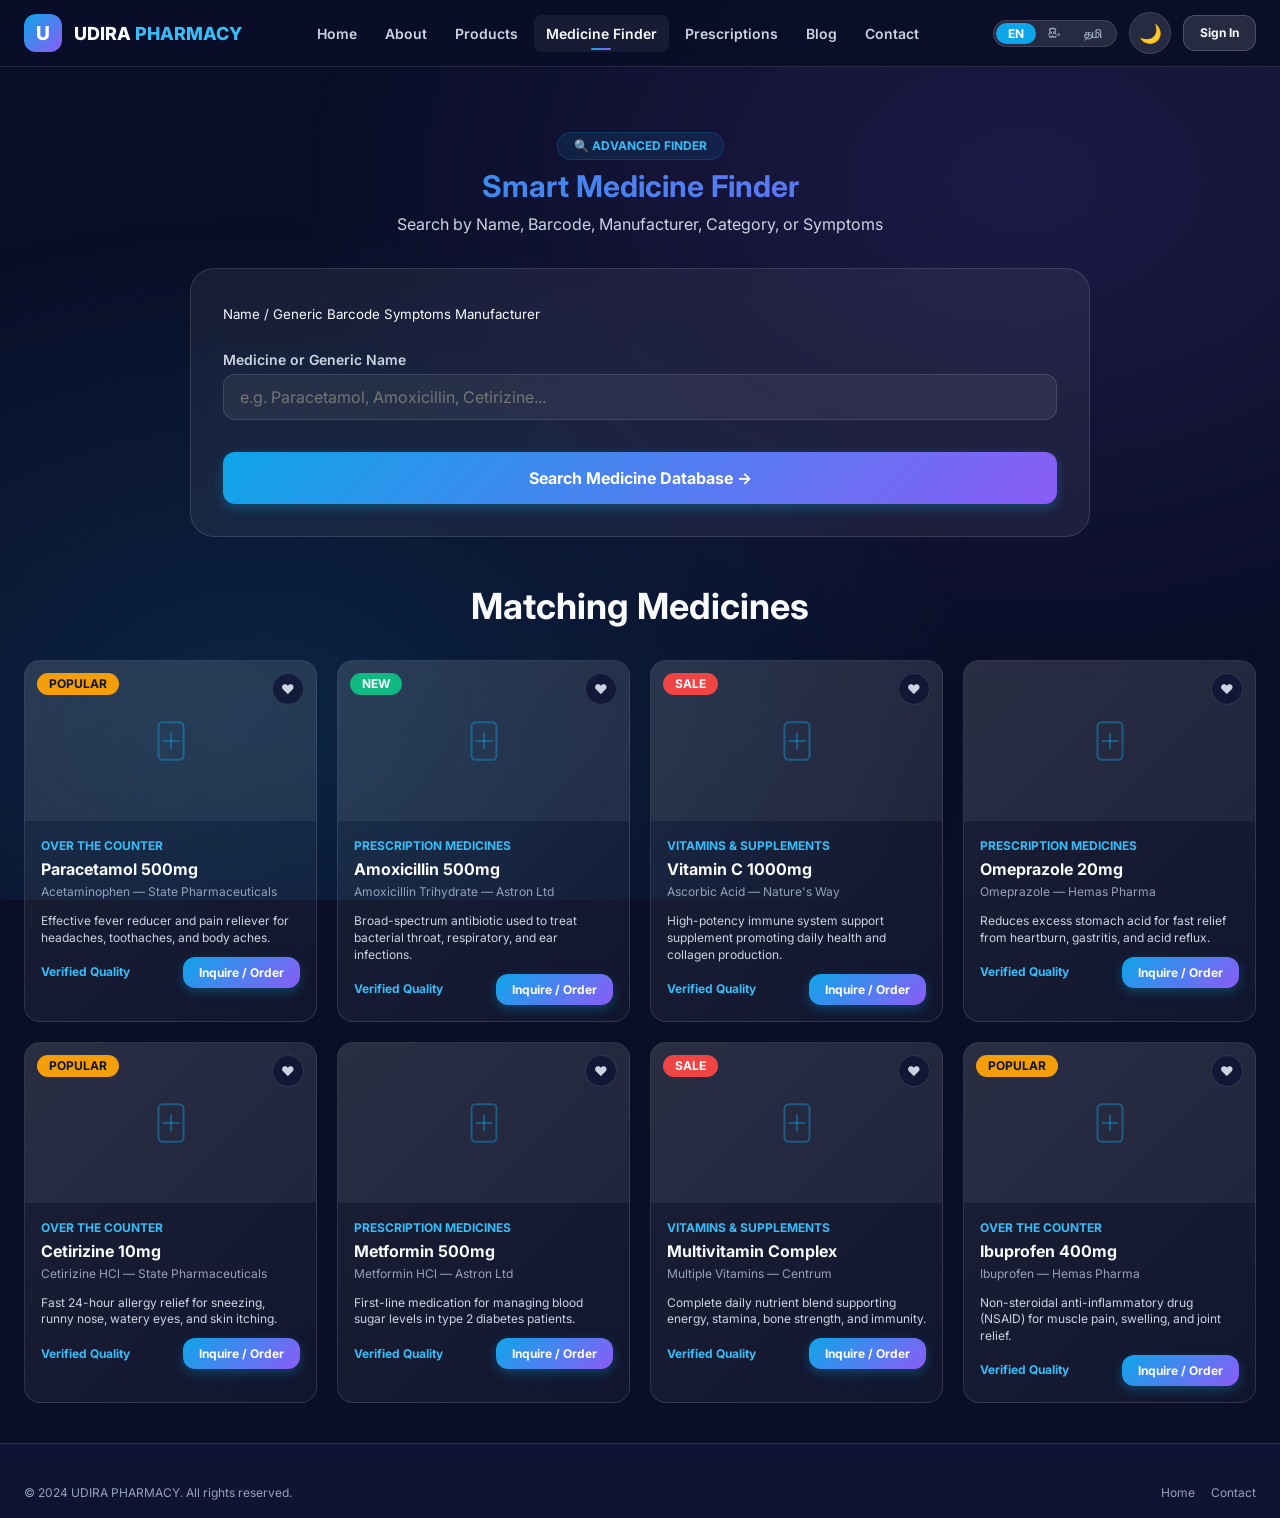
<file: medicine-finder.html>
<!DOCTYPE html>
<html lang="en">
<head>
    <meta charset="UTF-8">
    <meta name="viewport" content="width=device-width, initial-scale=1.0">
    <meta name="description" content="Advanced Medicine Finder — Search medicines by name, barcode, manufacturer, category, or symptom at UDIRA PHARMACY.">
    <title>Medicine Finder — UDIRA PHARMACY</title>
    <link rel="stylesheet" href="styles.css">
    <link rel="icon" type="image/svg+xml" href="data:image/svg+xml,<svg xmlns='http://www.w3.org/2000/svg' viewBox='0 0 32 32'><rect width='32' height='32' rx='8' fill='%230ea5e9'/><text x='16' y='22' text-anchor='middle' fill='white' font-size='18' font-weight='bold'>U</text></svg>">
</head>
<body>
    <div class="loading-screen" id="loadingScreen">
        <div class="loading-logo"><svg viewBox="0 0 100 100" fill="none"><defs><linearGradient id="logoGrad" x1="0%" y1="0%" x2="100%" y2="100%"><stop offset="0%" stop-color="#0ea5e9"/><stop offset="100%" stop-color="#8b5cf6"/></linearGradient></defs><rect x="10" y="10" width="80" height="80" rx="20" fill="url(#logoGrad)"/><path d="M50 25 L50 75 M35 50 L65 50" stroke="white" stroke-width="8" stroke-linecap="round"/></svg></div>
        <div class="loading-spinner"></div>
        <div class="loading-text">UDIRA PHARMACY</div>
        <div class="loading-bar-track"><div class="loading-bar-fill"></div></div>
    </div>
    <canvas id="particles-canvas"></canvas>

    <nav class="navbar" id="navbar">
        <div class="container">
            <a href="index.html" class="nav-brand"><div class="nav-brand-icon">U</div><div class="nav-brand-text">UDIRA <span>PHARMACY</span></div></a>
            <div class="nav-links">
                <a href="index.html" class="nav-link">Home</a>
                <a href="about.html" class="nav-link">About</a>
                <a href="products.html" class="nav-link">Products</a>
                <a href="medicine-finder.html" class="nav-link active">Medicine Finder</a>
                <a href="prescription.html" class="nav-link">Prescriptions</a>
                <a href="blog.html" class="nav-link">Blog</a>
                <a href="contact.html" class="nav-link">Contact</a>
            </div>
            <div class="nav-actions">
                <div class="lang-switcher"><button class="lang-btn active" data-lang="en">EN</button><button class="lang-btn" data-lang="si">සිං</button><button class="lang-btn" data-lang="ta">தமி</button></div>
                <button class="theme-toggle" aria-label="Toggle light or dark theme" title="Toggle Light/Dark Theme">
                    <span class="theme-icon icon-sun">☀️</span>
                    <span class="theme-icon icon-moon">🌙</span>
                </button>
                <a href="login.html" class="btn btn-secondary btn-sm">Sign In</a>
                <a href="admin.html" class="btn btn-primary btn-sm">Dashboard</a>
                <div class="nav-toggle" id="navToggle"><span></span><span></span><span></span></div>
            </div>
        </div>
    </nav>
    <div class="mobile-menu" id="mobileMenu"><div class="mobile-menu-close" id="mobileClose">&times;</div><a href="index.html" class="nav-link">Home</a><a href="medicine-finder.html" class="nav-link active">Medicine Finder</a><a href="contact.html" class="nav-link">Contact</a></div>

    <main id="main-content" style="padding-top:100px;">
        <section class="section" style="padding-top:var(--space-8);">
            <div class="container">
                <div class="section-header animate-on-scroll">
                    <div class="section-badge">🔍 Advanced Finder</div>
                    <h1 class="section-title">Smart Medicine Finder</h1>
                    <p class="section-subtitle">Search by Name, Barcode, Manufacturer, Category, or Symptoms</p>
                </div>

                <div class="card-glass animate-on-scroll" style="padding:var(--space-8);max-width:900px;margin:0 auto var(--space-12);">
                    <div class="tabs" style="margin-bottom:var(--space-6);width:100%;justify-content:center;">
                        <button class="tab active" data-tab="tab-name">Name / Generic</button>
                        <button class="tab" data-tab="tab-barcode">Barcode</button>
                        <button class="tab" data-tab="tab-symptoms">Symptoms</button>
                        <button class="tab" data-tab="tab-mfr">Manufacturer</button>
                    </div>

                    <!-- Search by Name -->
                    <div class="tab-pane" id="tab-name" style="display:block;">
                        <div class="form-group">
                            <label class="form-label">Medicine or Generic Name</label>
                            <input type="text" class="form-input" placeholder="e.g. Paracetamol, Amoxicillin, Cetirizine..." id="finderNameInput">
                        </div>
                    </div>

                    <!-- Search by Barcode -->
                    <div class="tab-pane" id="tab-barcode" style="display:none;">
                        <div class="form-group">
                            <label class="form-label">Scan or Enter Barcode / EAN</label>
                            <div style="display:flex;gap:var(--space-3);">
                                <input type="text" class="form-input" placeholder="e.g. 4791029384721" id="finderBarcodeInput">
                                <button class="btn btn-secondary" onclick="showToast('info','Camera Scan','Barcode camera scanner initiated')">📷 Scan</button>
                            </div>
                        </div>
                    </div>

                    <!-- Search by Symptoms -->
                    <div class="tab-pane" id="tab-symptoms" style="display:none;">
                        <div class="form-group">
                            <label class="form-label">Select or Type Symptoms</label>
                            <select class="form-select" id="finderSymptomSelect">
                                <option value="">Choose Symptom...</option>
                                <option value="fever">Fever / High Temperature</option>
                                <option value="pain">Headache / Body Pain</option>
                                <option value="allergy">Allergies / Runny Nose</option>
                                <option value="acid">Gastric / Acid Reflux</option>
                                <option value="cough">Cough & Sore Throat</option>
                            </select>
                        </div>
                    </div>

                    <!-- Search by Manufacturer -->
                    <div class="tab-pane" id="tab-mfr" style="display:none;">
                        <div class="form-group">
                            <label class="form-label">Pharmaceutical Manufacturer</label>
                            <select class="form-select" id="finderMfrSelect">
                                <option value="">Select Manufacturer...</option>
                                <option value="State Pharmaceuticals">State Pharmaceuticals Corporation (SPC)</option>
                                <option value="Astron Ltd">Astron Ltd</option>
                                <option value="Hemas Pharma">Hemas Pharma</option>
                                <option value="Pfizer">Pfizer</option>
                                <option value="GSK">GSK</option>
                            </select>
                        </div>
                    </div>

                    <button class="btn btn-primary btn-lg" style="width:100%;margin-top:var(--space-4);" onclick="showToast('success','Search Executed','Displaying relevant medicine matches')">
                        Search Medicine Database →
                    </button>
                </div>

                <!-- Results Section -->
                <div class="section-header">
                    <h2>Matching Medicines</h2>
                </div>
                <div class="grid-auto" id="productsGrid">
                    <!-- Products -->
                </div>
            </div>
        </section>
    </main>

    <footer class="footer">
        <div class="container">
            <div class="footer-bottom" style="border:none;padding-top:0;">
                <span>&copy; 2024 UDIRA PHARMACY. All rights reserved.</span>
                <div class="footer-bottom-links"><a href="index.html">Home</a><a href="contact.html">Contact</a></div>
            </div>
        </div>
    </footer>

    <div class="toast-container" id="toastContainer"></div>
    <script src="app.js"></script>
</body>
</html>
</file>
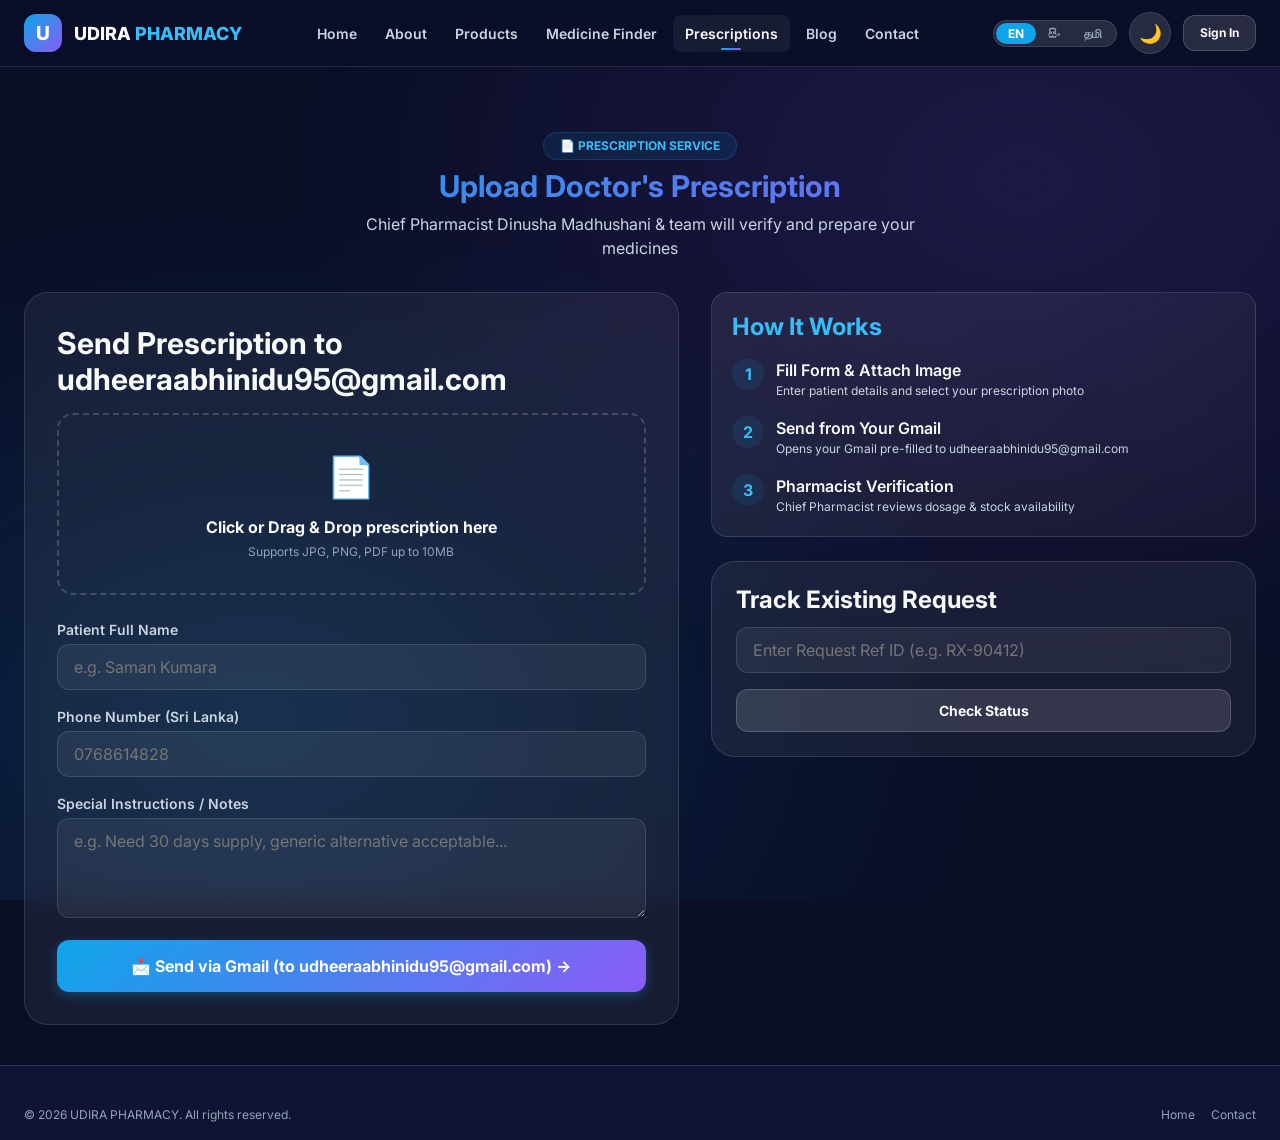
<file: prescription.html>
<!DOCTYPE html>
<html lang="en">
<head>
    <meta charset="UTF-8">
    <meta name="viewport" content="width=device-width, initial-scale=1.0">
    <meta name="description" content="Upload your doctor's prescription securely to UDIRA PHARMACY for fast review and medicine preparation.">
    <title>Upload Prescription — UDIRA PHARMACY</title>
    <link rel="stylesheet" href="styles.css">
    <link rel="icon" type="image/svg+xml" href="data:image/svg+xml,<svg xmlns='http://www.w3.org/2000/svg' viewBox='0 0 32 32'><rect width='32' height='32' rx='8' fill='%230ea5e9'/><text x='16' y='22' text-anchor='middle' fill='white' font-size='18' font-weight='bold'>U</text></svg>">
</head>
<body>
    <canvas id="particles-canvas"></canvas>

    <nav class="navbar" id="navbar">
        <div class="container">
            <a href="index.html" class="nav-brand"><div class="nav-brand-icon">U</div><div class="nav-brand-text">UDIRA <span>PHARMACY</span></div></a>
            <div class="nav-links">
                <a href="index.html" class="nav-link">Home</a>
                <a href="about.html" class="nav-link">About</a>
                <a href="products.html" class="nav-link">Products</a>
                <a href="medicine-finder.html" class="nav-link">Medicine Finder</a>
                <a href="prescription.html" class="nav-link active">Prescriptions</a>
                <a href="blog.html" class="nav-link">Blog</a>
                <a href="contact.html" class="nav-link">Contact</a>
            </div>
            <div class="nav-actions">
                <div class="lang-switcher"><button class="lang-btn active" data-lang="en">EN</button><button class="lang-btn" data-lang="si">සිං</button><button class="lang-btn" data-lang="ta">தமி</button></div>
                <button class="theme-toggle" aria-label="Toggle light or dark theme" title="Toggle Light/Dark Theme">
                    <span class="theme-icon icon-sun">☀️</span>
                    <span class="theme-icon icon-moon">🌙</span>
                </button>
                <a href="login.html" class="btn btn-secondary btn-sm">Sign In</a>
                <a href="admin.html" class="btn btn-primary btn-sm">Dashboard</a>
                <div class="nav-toggle" id="navToggle"><span></span><span></span><span></span></div>
            </div>
        </div>
    </nav>
    <div class="mobile-menu" id="mobileMenu">
        <div class="mobile-menu-close" id="mobileClose">&times;</div>
        <a href="index.html" class="nav-link">Home</a>
        <a href="about.html" class="nav-link">About</a>
        <a href="products.html" class="nav-link">Products</a>
        <a href="medicine-finder.html" class="nav-link">Medicine Finder</a>
        <a href="prescription.html" class="nav-link active">Prescriptions</a>
        <a href="blog.html" class="nav-link">Blog</a>
        <a href="contact.html" class="nav-link">Contact</a>
        <div class="mobile-menu-actions">
            <a href="login.html" class="btn btn-secondary">Sign In</a>
            <a href="admin.html" class="btn btn-primary">Dashboard</a>
            <a href="tel:+94768614828" class="btn btn-outline">📞 Call +94 76 861 4828</a>
        </div>
    </div>

    <main id="main-content" style="padding-top:100px;">
        <section class="section" style="padding-top:var(--space-8);">
            <div class="container">
                <div class="section-header animate-on-scroll">
                    <div class="section-badge">📄 Prescription Service</div>
                    <h1 class="section-title">Upload Doctor's Prescription</h1>
                    <p class="section-subtitle">Chief Pharmacist Dinusha Madhushani & team will verify and prepare your medicines</p>
                </div>

                <div class="grid-responsive-2">
                    <!-- Upload Card -->
                    <div class="card-glass animate-on-scroll" style="padding:var(--space-8);">
                        <h3 style="margin-bottom:var(--space-4);">Send Prescription to udheeraabhinidu95@gmail.com</h3>
                        
                        <div class="upload-zone" id="uploadZone" onclick="document.getElementById('prescriptionFile').click()">
                            <div class="upload-icon">📄</div>
                            <div class="upload-title">Click or Drag & Drop prescription here</div>
                            <div class="upload-subtitle">Supports JPG, PNG, PDF up to 10MB</div>
                            <input type="file" id="prescriptionFile" style="display:none;" accept="image/*,.pdf" onchange="showToast('info','File Selected', this.files[0] ? this.files[0].name : '')">
                        </div>

                        <div style="margin-top:var(--space-6);">
                            <div class="form-group">
                                <label class="form-label">Patient Full Name</label>
                                <input type="text" id="prescPatientName" class="form-input" placeholder="e.g. Saman Kumara" required>
                            </div>
                            <div class="form-group">
                                <label class="form-label">Phone Number (Sri Lanka)</label>
                                <input type="tel" id="prescPhone" class="form-input" placeholder="0768614828" required>
                            </div>
                            <div class="form-group">
                                <label class="form-label">Special Instructions / Notes</label>
                                <textarea id="prescNotes" class="form-textarea" placeholder="e.g. Need 30 days supply, generic alternative acceptable..."></textarea>
                            </div>
                            <button class="btn btn-primary btn-lg" style="width:100%;" onclick="submitPrescription()">
                                📩 Send via Gmail (to udheeraabhinidu95@gmail.com) →
                            </button>
                        </div>
                    </div>

                    <!-- Steps & Information -->
                    <div class="animate-on-scroll animate-delay-1">
                        <div class="card" style="margin-bottom:var(--space-6);">
                            <h4 style="margin-bottom:var(--space-4);color:var(--primary-light);">How It Works</h4>
                            <div style="display:flex;flex-direction:column;gap:var(--space-4);">
                                <div style="display:flex;gap:var(--space-3);align-items:flex-start;">
                                    <div style="width:32px;height:32px;background:var(--primary-100);color:var(--primary-light);border-radius:50%;display:flex;align-items:center;justify-content:center;font-weight:700;flex-shrink:0;">1</div>
                                    <div>
                                        <div style="font-weight:600;">Fill Form & Attach Image</div>
                                        <div style="font-size:var(--text-xs);color:var(--text-secondary);">Enter patient details and select your prescription photo</div>
                                    </div>
                                </div>
                                <div style="display:flex;gap:var(--space-3);align-items:flex-start;">
                                    <div style="width:32px;height:32px;background:var(--primary-100);color:var(--primary-light);border-radius:50%;display:flex;align-items:center;justify-content:center;font-weight:700;flex-shrink:0;">2</div>
                                    <div>
                                        <div style="font-weight:600;">Send from Your Gmail</div>
                                        <div style="font-size:var(--text-xs);color:var(--text-secondary);">Opens your Gmail pre-filled to udheeraabhinidu95@gmail.com</div>
                                    </div>
                                </div>
                                <div style="display:flex;gap:var(--space-3);align-items:flex-start;">
                                    <div style="width:32px;height:32px;background:var(--primary-100);color:var(--primary-light);border-radius:50%;display:flex;align-items:center;justify-content:center;font-weight:700;flex-shrink:0;">3</div>
                                    <div>
                                        <div style="font-weight:600;">Pharmacist Verification</div>
                                        <div style="font-size:var(--text-xs);color:var(--text-secondary);">Chief Pharmacist reviews dosage & stock availability</div>
                                    </div>
                                </div>
                            </div>
                        </div>

                        <!-- Prescription Track Card -->
                        <div class="card-glass" style="padding:var(--space-6);">
                            <h4 style="margin-bottom:var(--space-3);">Track Existing Request</h4>
                            <div class="form-group">
                                <input type="text" class="form-input" placeholder="Enter Request Ref ID (e.g. RX-90412)">
                            </div>
                            <button class="btn btn-secondary" style="width:100%;" onclick="showToast('info','Status Check','Prescription RX-90412: Verified & Ready for Pickup')">Check Status</button>
                        </div>
                    </div>
                </div>
            </div>
        </section>
    </main>

    <footer class="footer">
        <div class="container">
            <div class="footer-bottom" style="border:none;padding-top:0;">
                <span>&copy; 2026 UDIRA PHARMACY. All rights reserved.</span>
                <div class="footer-bottom-links"><a href="index.html">Home</a><a href="contact.html">Contact</a></div>
            </div>
        </div>
    </footer>

    <div class="toast-container" id="toastContainer"></div>
    <script src="app.js"></script>
</body>
</html>
</file>
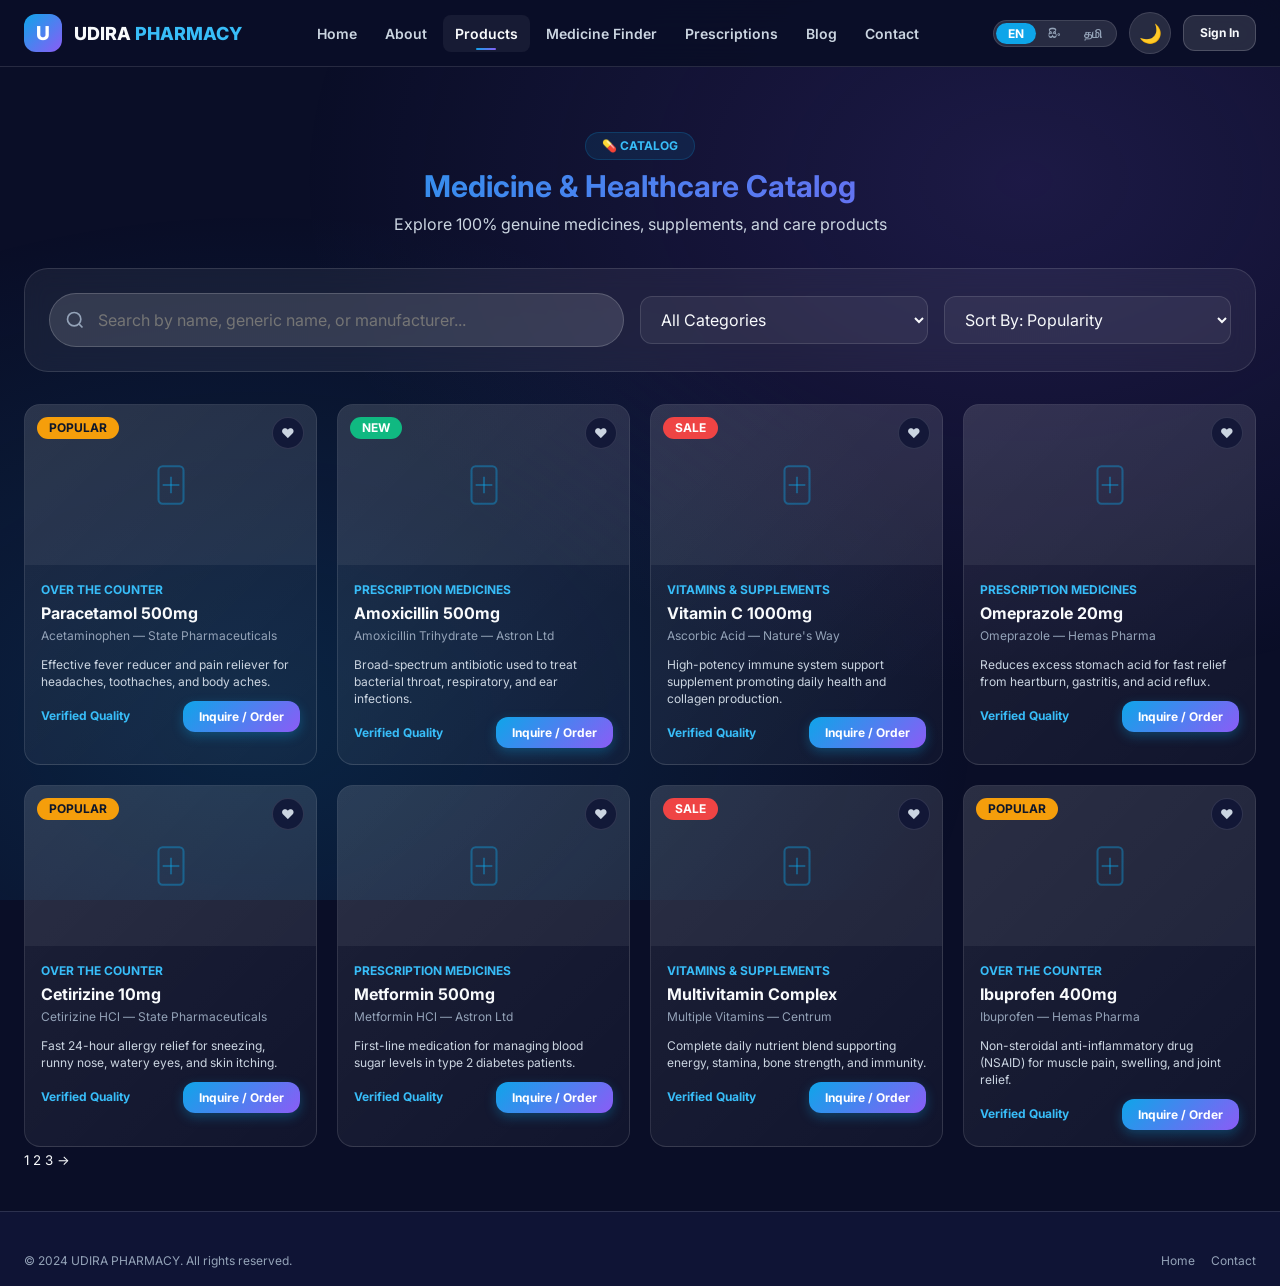
<file: products.html>
<!DOCTYPE html>
<html lang="en">
<head>
    <meta charset="UTF-8">
    <meta name="viewport" content="width=device-width, initial-scale=1.0">
    <meta name="description" content="Browse quality pharmaceutical products and medicines at UDIRA PHARMACY Sri Lanka.">
    <title>Products Catalog — UDIRA PHARMACY</title>
    <link rel="stylesheet" href="styles.css">
    <link rel="icon" type="image/svg+xml" href="data:image/svg+xml,<svg xmlns='http://www.w3.org/2000/svg' viewBox='0 0 32 32'><rect width='32' height='32' rx='8' fill='%230ea5e9'/><text x='16' y='22' text-anchor='middle' fill='white' font-size='18' font-weight='bold'>U</text></svg>">
</head>
<body>
    <div class="loading-screen" id="loadingScreen">
        <div class="loading-logo"><svg viewBox="0 0 100 100" fill="none"><defs><linearGradient id="logoGrad" x1="0%" y1="0%" x2="100%" y2="100%"><stop offset="0%" stop-color="#0ea5e9"/><stop offset="100%" stop-color="#8b5cf6"/></linearGradient></defs><rect x="10" y="10" width="80" height="80" rx="20" fill="url(#logoGrad)"/><path d="M50 25 L50 75 M35 50 L65 50" stroke="white" stroke-width="8" stroke-linecap="round"/></svg></div>
        <div class="loading-spinner"></div>
        <div class="loading-text">UDIRA PHARMACY</div>
        <div class="loading-bar-track"><div class="loading-bar-fill"></div></div>
    </div>
    <canvas id="particles-canvas"></canvas>

    <nav class="navbar" id="navbar">
        <div class="container">
            <a href="index.html" class="nav-brand"><div class="nav-brand-icon">U</div><div class="nav-brand-text">UDIRA <span>PHARMACY</span></div></a>
            <div class="nav-links">
                <a href="index.html" class="nav-link">Home</a>
                <a href="about.html" class="nav-link">About</a>
                <a href="products.html" class="nav-link active">Products</a>
                <a href="medicine-finder.html" class="nav-link">Medicine Finder</a>
                <a href="prescription.html" class="nav-link">Prescriptions</a>
                <a href="blog.html" class="nav-link">Blog</a>
                <a href="contact.html" class="nav-link">Contact</a>
            </div>
            <div class="nav-actions">
                <div class="lang-switcher"><button class="lang-btn active" data-lang="en">EN</button><button class="lang-btn" data-lang="si">සිං</button><button class="lang-btn" data-lang="ta">தமி</button></div>
                <button class="theme-toggle" aria-label="Toggle light or dark theme" title="Toggle Light/Dark Theme">
                    <span class="theme-icon icon-sun">☀️</span>
                    <span class="theme-icon icon-moon">🌙</span>
                </button>
                <a href="login.html" class="btn btn-secondary btn-sm">Sign In</a>
                <a href="admin.html" class="btn btn-primary btn-sm">Dashboard</a>
                <div class="nav-toggle" id="navToggle"><span></span><span></span><span></span></div>
            </div>
        </div>
    </nav>
    <div class="mobile-menu" id="mobileMenu">
        <div class="mobile-menu-close" id="mobileClose">&times;</div>
        <a href="index.html" class="nav-link">Home</a>
        <a href="about.html" class="nav-link">About</a>
        <a href="products.html" class="nav-link active">Products</a>
        <a href="medicine-finder.html" class="nav-link">Medicine Finder</a>
        <a href="prescription.html" class="nav-link">Prescriptions</a>
        <a href="blog.html" class="nav-link">Blog</a>
        <a href="contact.html" class="nav-link">Contact</a>
        <div class="mobile-menu-actions">
            <a href="login.html" class="btn btn-secondary">Sign In</a>
            <a href="admin.html" class="btn btn-primary">Dashboard</a>
            <a href="tel:+94768614828" class="btn btn-outline">📞 Call +94 76 861 4828</a>
        </div>
    </div>

    <main id="main-content" style="padding-top:100px;">
        <section class="section" style="padding-top:var(--space-8);">
            <div class="container">
                <div class="section-header animate-on-scroll">
                    <div class="section-badge">💊 Catalog</div>
                    <h1 class="section-title">Medicine & Healthcare Catalog</h1>
                    <p class="section-subtitle">Explore 100% genuine medicines, supplements, and care products</p>
                </div>

                <!-- Filters & Search -->
                <div class="card-glass" style="margin-bottom:var(--space-8);padding:var(--space-6);">
                    <div class="grid-responsive-filters">
                        <div class="search-box">
                            <svg class="search-icon" width="20" height="20" viewBox="0 0 24 24" fill="none" stroke="currentColor" stroke-width="2"><circle cx="11" cy="11" r="8"/><path d="m21 21-4.3-4.3"/></svg>
                            <input type="text" id="catalogSearch" placeholder="Search by name, generic name, or manufacturer...">
                        </div>
                        <div>
                            <select class="form-select" id="categoryFilter">
                                <option value="all">All Categories</option>
                                <option value="Prescription Medicines">Prescription Medicines</option>
                                <option value="Over The Counter">Over The Counter</option>
                                <option value="Vitamins & Supplements">Vitamins & Supplements</option>
                                <option value="Personal Care">Personal Care</option>
                            </select>
                        </div>
                        <div>
                            <select class="form-select" id="sortBy">
                                <option value="default">Sort By: Popularity</option>
                                <option value="price-low">Price: Low to High</option>
                                <option value="price-high">Price: High to Low</option>
                                <option value="name">Name (A-Z)</option>
                            </select>
                        </div>
                    </div>
                </div>

                <!-- Product Grid -->
                <div class="grid-auto" id="productsGrid">
                    <!-- Products rendered via app.js -->
                </div>

                <!-- Pagination -->
                <div class="pagination">
                    <button class="page-btn active">1</button>
                    <button class="page-btn">2</button>
                    <button class="page-btn">3</button>
                    <button class="page-btn">→</button>
                </div>
            </div>
        </section>
    </main>

    <footer class="footer">
        <div class="container">
            <div class="footer-bottom" style="border:none;padding-top:0;">
                <span>&copy; 2024 UDIRA PHARMACY. All rights reserved.</span>
                <div class="footer-bottom-links"><a href="index.html">Home</a><a href="contact.html">Contact</a></div>
            </div>
        </div>
    </footer>

    <div class="toast-container" id="toastContainer"></div>
    <script src="app.js"></script>
</body>
</html>
</file>
<file: styles.css>
/* ============================================================
   UDIRA PHARMACY — PREMIUM DESIGN SYSTEM v2.0
   Light/Dark Theme, Glassmorphism, Micro-Animations
   Google Fonts: Inter
   ============================================================ */

@import url('https://fonts.googleapis.com/css2?family=Inter:wght@300;400;500;600;700;800;900&display=swap');

/* ============ DARK THEME (DEFAULT) ============ */
:root {
  --primary: #0ea5e9;
  --primary-light: #38bdf8;
  --primary-dark: #0284c7;
  --primary-50: rgba(14, 165, 233, 0.05);
  --primary-100: rgba(14, 165, 233, 0.1);
  --primary-200: rgba(14, 165, 233, 0.2);
  --primary-glow: rgba(14, 165, 233, 0.35);

  --secondary: #8b5cf6;
  --secondary-light: #a78bfa;
  --secondary-dark: #7c3aed;

  --accent: #10b981;
  --accent-light: #34d399;
  --accent-dark: #059669;

  --success: #22c55e;
  --warning: #f59e0b;
  --danger: #ef4444;
  --info: #3b82f6;

  --white: #ffffff;
  --gray-50: #f8fafc;
  --gray-100: #f1f5f9;
  --gray-200: #e2e8f0;
  --gray-300: #cbd5e1;
  --gray-400: #94a3b8;
  --gray-500: #64748b;
  --gray-600: #475569;
  --gray-700: #334155;
  --gray-800: #1e293b;
  --gray-900: #0f172a;

  --bg-primary: #0a0e27;
  --bg-secondary: #0f1435;
  --bg-tertiary: #151a3d;
  --bg-glass: rgba(255, 255, 255, 0.06);
  --bg-glass-strong: rgba(255, 255, 255, 0.12);
  --bg-glass-hover: rgba(255, 255, 255, 0.16);

  --text-primary: #f8fafc;
  --text-secondary: #cbd5e1;
  --text-tertiary: #94a3b8;

  --border-color: rgba(255, 255, 255, 0.12);
  --border-light: rgba(255, 255, 255, 0.18);
  --border-focus: rgba(14, 165, 233, 0.6);

  --gradient-primary: linear-gradient(135deg, #0ea5e9, #8b5cf6);
  --gradient-secondary: linear-gradient(135deg, #8b5cf6, #ec4899);
  --gradient-accent: linear-gradient(135deg, #10b981, #0ea5e9);
  --gradient-hero: linear-gradient(135deg, #0a0e27 0%, #0f1435 40%, #1a0f3d 100%);
  --gradient-card: linear-gradient(135deg, rgba(255,255,255,0.08), rgba(255,255,255,0.03));
  --gradient-mesh: radial-gradient(at 20% 80%, rgba(14, 165, 233, 0.15) 0%, transparent 50%),
                   radial-gradient(at 80% 20%, rgba(139, 92, 246, 0.15) 0%, transparent 50%);

  --shadow-sm: 0 1px 2px rgba(0, 0, 0, 0.3);
  --shadow-md: 0 4px 6px -1px rgba(0, 0, 0, 0.3);
  --shadow-lg: 0 10px 15px -3px rgba(0, 0, 0, 0.4);
  --shadow-xl: 0 20px 25px -5px rgba(0, 0, 0, 0.5);
  --shadow-glow: 0 0 20px rgba(14, 165, 233, 0.35);

  --font-primary: 'Inter', system-ui, -apple-system, BlinkMacSystemFont, 'Segoe UI', Roboto, sans-serif;
  --font-display: 'Inter', system-ui, -apple-system, BlinkMacSystemFont, 'Segoe UI', Roboto, sans-serif;

  --text-xs: 0.75rem;
  --text-sm: 0.875rem;
  --text-base: 1rem;
  --text-lg: 1.125rem;
  --text-xl: 1.25rem;
  --text-2xl: 1.5rem;
  --text-3xl: 1.875rem;
  --text-4xl: 2.25rem;
  --text-5xl: 3rem;

  --leading-tight: 1.2;
  --leading-normal: 1.5;
  --leading-relaxed: 1.7;

  --space-1: 0.25rem;
  --space-2: 0.5rem;
  --space-3: 0.75rem;
  --space-4: 1rem;
  --space-5: 1.25rem;
  --space-6: 1.5rem;
  --space-8: 2rem;
  --space-10: 2.5rem;
  --space-12: 3rem;

  --radius-sm: 0.375rem;
  --radius-md: 0.5rem;
  --radius-lg: 0.75rem;
  --radius-xl: 1rem;
  --radius-2xl: 1.5rem;
  --radius-full: 9999px;

  --z-sticky: 200;
  --z-modal: 400;
  --z-toast: 600;

  --container-xl: 1280px;
  --sidebar-width: 280px;
  --topbar-height: 64px;
}

/* ============ LIGHT THEME ============ */
[data-theme="light"] {
  --bg-primary: #f8fafc;
  --bg-secondary: #ffffff;
  --bg-tertiary: #f1f5f9;
  --bg-glass: rgba(0, 0, 0, 0.03);
  --bg-glass-strong: rgba(0, 0, 0, 0.06);
  --bg-glass-hover: rgba(0, 0, 0, 0.08);

  --text-primary: #0f172a;
  --text-secondary: #475569;
  --text-tertiary: #64748b;

  --border-color: rgba(0, 0, 0, 0.1);
  --border-light: rgba(0, 0, 0, 0.15);
  --border-focus: rgba(14, 165, 233, 0.5);

  --gradient-hero: linear-gradient(135deg, #f8fafc 0%, #e2e8f0 40%, #f0e6ff 100%);
  --gradient-card: linear-gradient(135deg, rgba(255,255,255,0.9), rgba(255,255,255,0.7));
  --gradient-mesh: radial-gradient(at 20% 80%, rgba(14, 165, 233, 0.08) 0%, transparent 50%),
                   radial-gradient(at 80% 20%, rgba(139, 92, 246, 0.08) 0%, transparent 50%);

  --shadow-sm: 0 1px 3px rgba(0, 0, 0, 0.08);
  --shadow-md: 0 4px 6px -1px rgba(0, 0, 0, 0.08);
  --shadow-lg: 0 10px 15px -3px rgba(0, 0, 0, 0.1);
  --shadow-xl: 0 20px 25px -5px rgba(0, 0, 0, 0.1);
  --shadow-glow: 0 0 20px rgba(14, 165, 233, 0.15);
}

[data-theme="light"] body::before {
  background: var(--gradient-mesh);
  opacity: 0.5;
}

[data-theme="light"] .navbar {
  background: rgba(255, 255, 255, 0.92) !important;
  border-bottom-color: rgba(0, 0, 0, 0.08) !important;
}

[data-theme="light"] .navbar.scrolled {
  background: rgba(255, 255, 255, 0.97) !important;
  box-shadow: 0 4px 20px -4px rgba(0, 0, 0, 0.1);
  border-bottom-color: rgba(14, 165, 233, 0.2) !important;
}

[data-theme="light"] .nav-brand-text { color: var(--gray-900); }

[data-theme="light"] .mobile-menu {
  background: rgba(255, 255, 255, 0.98);
}

[data-theme="light"] .hero-float-card {
  background: rgba(255, 255, 255, 0.95);
  box-shadow: 0 8px 32px rgba(0, 0, 0, 0.1);
}

[data-theme="light"] .footer {
  background: var(--gray-900);
  --text-primary: #f8fafc;
  --text-secondary: #cbd5e1;
  --text-tertiary: #94a3b8;
  --border-color: rgba(255, 255, 255, 0.12);
}

[data-theme="light"] .toast {
  background: var(--white);
  border-color: rgba(0, 0, 0, 0.1);
  box-shadow: 0 8px 30px rgba(0, 0, 0, 0.12);
}

[data-theme="light"] .card,
[data-theme="light"] .card-glass {
  background: rgba(255, 255, 255, 0.85);
  border-color: rgba(0, 0, 0, 0.08);
  box-shadow: 0 2px 12px rgba(0, 0, 0, 0.05);
}

[data-theme="light"] .product-card {
  background: rgba(255, 255, 255, 0.9);
  border-color: rgba(0, 0, 0, 0.08);
  box-shadow: 0 2px 12px rgba(0, 0, 0, 0.05);
}

[data-theme="light"] .category-card {
  background: rgba(255, 255, 255, 0.9);
  border-color: rgba(0, 0, 0, 0.08);
}

[data-theme="light"] .stat-card,
[data-theme="light"] .testimonial-card,
[data-theme="light"] .kpi-card {
  background: rgba(255, 255, 255, 0.9);
  border-color: rgba(0, 0, 0, 0.08);
  box-shadow: 0 2px 12px rgba(0, 0, 0, 0.05);
}

[data-theme="light"] .product-image {
  background: rgba(14, 165, 233, 0.04);
}

[data-theme="light"] .product-wishlist {
  background: rgba(255, 255, 255, 0.9);
  border-color: rgba(0, 0, 0, 0.1);
}

[data-theme="light"] .promo-banner {
  box-shadow: 0 8px 32px rgba(14, 165, 233, 0.3);
}

[data-theme="light"] .sidebar {
  background: var(--white);
  border-right-color: rgba(0, 0, 0, 0.1);
}

[data-theme="light"] .topbar {
  background: rgba(255, 255, 255, 0.95);
  border-bottom-color: rgba(0, 0, 0, 0.08);
}

[data-theme="light"] .table th {
  background: rgba(0, 0, 0, 0.03);
}

[data-theme="light"] .modal {
  background: var(--white);
  border-color: rgba(0, 0, 0, 0.1);
}

[data-theme="light"] .modal-overlay {
  background: rgba(0, 0, 0, 0.4);
}

[data-theme="light"] .form-input,
[data-theme="light"] .form-textarea,
[data-theme="light"] .form-select {
  background: rgba(0, 0, 0, 0.03);
  border-color: rgba(0, 0, 0, 0.12);
}

[data-theme="light"] .search-box input {
  background: rgba(0, 0, 0, 0.04);
  border-color: rgba(0, 0, 0, 0.12);
}

[data-theme="light"] .lang-switcher {
  background: rgba(0, 0, 0, 0.05);
  border-color: rgba(0, 0, 0, 0.1);
}

[data-theme="light"] .auth-card-inner {
  background: rgba(255, 255, 255, 0.95);
  box-shadow: 0 20px 60px rgba(0, 0, 0, 0.12);
}

/* ============ GLOBAL RESET ============ */
*, *::before, *::after { margin: 0; padding: 0; box-sizing: border-box; }

html { scroll-behavior: smooth; font-size: 16px; }

body {
  font-family: var(--font-primary);
  font-size: var(--text-base);
  line-height: var(--leading-normal);
  color: var(--text-primary);
  background: var(--bg-primary);
  min-height: 100vh;
  overflow-x: hidden;
  position: relative;
  transition: background-color 0.4s ease, color 0.4s ease;
}

body::before {
  content: '';
  position: fixed;
  top: 0; left: 0; width: 100%; height: 100%;
  background: var(--gradient-mesh);
  pointer-events: none;
  z-index: 0;
  transition: background 0.4s ease;
}

a { color: var(--primary-light); text-decoration: none; transition: color 0.2s ease; }
a:hover { color: var(--primary); }
button { cursor: pointer; font-family: inherit; border: none; background: none; color: inherit; }
input, textarea, select { font-family: inherit; font-size: inherit; color: inherit; }
ul, ol { list-style: none; }

h1, h2, h3, h4, h5, h6 { font-family: var(--font-display); font-weight: 700; line-height: var(--leading-tight); color: var(--text-primary); }

h1 { font-size: var(--text-5xl); }
h2 { font-size: var(--text-4xl); }
h3 { font-size: var(--text-3xl); }
h4 { font-size: var(--text-2xl); }

/* DISABLE / INSTANT HIDE LOADING SCREEN */
.loading-screen {
  display: none !important;
  opacity: 0 !important;
  visibility: hidden !important;
  pointer-events: none !important;
}

#particles-canvas {
  position: fixed;
  top: 0; left: 0; width: 100%; height: 100%;
  pointer-events: none;
  z-index: 0;
}

/* ============ LAYOUT ============ */
.container { width: 100%; max-width: var(--container-xl); margin: 0 auto; padding: 0 var(--space-6); }
.section { padding: var(--space-10) 0; position: relative; z-index: 1; }
.section-header { text-align: center; margin-bottom: var(--space-8); }
.section-badge {
  display: inline-flex; align-items: center; gap: var(--space-2); padding: 4px var(--space-4);
  background: var(--primary-100); color: var(--primary-light); border-radius: var(--radius-full);
  font-size: var(--text-xs); font-weight: 700; text-transform: uppercase; margin-bottom: var(--space-2);
  border: 1px solid var(--primary-200);
}
.section-title {
  font-size: var(--text-3xl); margin-bottom: var(--space-2);
  background: var(--gradient-primary); -webkit-background-clip: text; -webkit-text-fill-color: transparent;
  background-clip: text;
}
.section-subtitle { font-size: var(--text-base); color: var(--text-secondary); max-width: 600px; margin: 0 auto; }

.grid-2 { display: grid; grid-template-columns: repeat(2, 1fr); gap: var(--space-6); }
.grid-3 { display: grid; grid-template-columns: repeat(3, 1fr); gap: var(--space-6); }
.grid-4 { display: grid; grid-template-columns: repeat(4, 1fr); gap: var(--space-5); }
.grid-auto { display: grid; grid-template-columns: repeat(auto-fill, minmax(260px, 1fr)); gap: var(--space-5); }

/* Responsive Grid Classes for Layout Stacking */
.grid-responsive-hero { display: grid; grid-template-columns: 1.1fr 0.9fr; gap: 3rem; align-items: center; }
.grid-responsive-2 { display: grid; grid-template-columns: 1.2fr 1fr; gap: var(--space-8); align-items: start; }
.grid-responsive-2-equal { display: grid; grid-template-columns: 1fr 1fr; gap: var(--space-8); align-items: center; }
.grid-responsive-3 { display: grid; grid-template-columns: repeat(3, 1fr); gap: var(--space-8); }
.grid-responsive-filters { display: grid; grid-template-columns: 2fr 1fr 1fr; gap: var(--space-4); align-items: center; }


.text-gradient { background: var(--gradient-primary); -webkit-background-clip: text; -webkit-text-fill-color: transparent; background-clip: text; }

/* ============ NAVBAR ============ */
.navbar {
  position: fixed; top: 0; left: 0; width: 100%; z-index: var(--z-sticky);
  padding: var(--space-3) 0; background: rgba(10, 14, 39, 0.95);
  backdrop-filter: blur(20px); -webkit-backdrop-filter: blur(20px);
  border-bottom: 1px solid var(--border-color);
  transition: padding 0.3s cubic-bezier(0.16, 1, 0.3, 1),
              background-color 0.3s cubic-bezier(0.16, 1, 0.3, 1),
              box-shadow 0.3s cubic-bezier(0.16, 1, 0.3, 1),
              border-color 0.3s cubic-bezier(0.16, 1, 0.3, 1);
}
.navbar .container { display: flex; align-items: center; justify-content: space-between; }
.nav-brand { display: flex; align-items: center; gap: var(--space-3); text-decoration: none; }
.nav-brand-icon { width: 38px; height: 38px; background: var(--gradient-primary); border-radius: var(--radius-lg); display: flex; align-items: center; justify-content: center; font-size: 1.2rem; color: white; font-weight: 800; transition: transform 0.3s ease; }
.nav-brand:hover .nav-brand-icon { transform: rotate(-8deg) scale(1.05); }
.nav-brand-text { font-family: var(--font-display); font-size: var(--text-lg); font-weight: 800; color: var(--text-primary); }
.nav-brand-text span { color: var(--primary-light); }
.nav-links { display: flex; align-items: center; gap: var(--space-1); }
.nav-link { padding: var(--space-2) var(--space-3); color: var(--text-secondary); font-weight: 600; font-size: var(--text-sm); border-radius: var(--radius-md); transition: all 0.2s ease; position: relative; }
.nav-link:hover, .nav-link.active { color: var(--text-primary); background: var(--bg-glass); }
.nav-link.active::after { content: ''; position: absolute; bottom: 2px; left: 50%; transform: translateX(-50%); width: 20px; height: 2px; background: var(--gradient-primary); border-radius: 2px; }
.nav-actions { display: flex; align-items: center; gap: var(--space-3); }

.navbar.scrolled {
  padding: var(--space-2) 0;
  background: rgba(10, 14, 39, 0.95);
  box-shadow: 0 10px 30px -10px rgba(0, 0, 0, 0.6);
  border-bottom: 1px solid rgba(14, 165, 233, 0.3);
}

.lang-switcher { display: flex; align-items: center; background: var(--bg-glass-strong); border-radius: var(--radius-full); padding: 2px; border: 1px solid var(--border-color); }
.lang-btn { padding: 3px var(--space-3); font-size: var(--text-xs); font-weight: 700; color: var(--text-tertiary); border-radius: var(--radius-full); transition: all 0.2s ease; }
.lang-btn.active { background: var(--primary); color: white; }

.nav-toggle { display: none; flex-direction: column; gap: 4px; cursor: pointer; }
.nav-toggle span { width: 20px; height: 2px; background: var(--text-primary); transition: all 0.3s ease; }

.mobile-menu { display: none; position: fixed; top: 0; left: 0; width: 100%; height: 100vh; background: rgba(10, 14, 39, 0.98); z-index: 999; flex-direction: column; align-items: center; justify-content: center; gap: var(--space-3); padding: var(--space-8) var(--space-6); overflow-y: auto; backdrop-filter: blur(15px); -webkit-backdrop-filter: blur(15px); }
.mobile-menu.open { display: flex; }
.mobile-menu-close { position: absolute; top: var(--space-6); right: var(--space-6); font-size: var(--text-3xl); cursor: pointer; color: var(--text-primary); width: 44px; height: 44px; display: flex; align-items: center; justify-content: center; background: var(--bg-glass-strong); border-radius: 50%; border: 1px solid var(--border-color); }
.mobile-menu .nav-link { font-size: var(--text-lg); padding: var(--space-2) var(--space-6); width: 100%; text-align: center; border-radius: var(--radius-lg); }
.mobile-menu-actions { display: flex; flex-direction: column; align-items: center; gap: var(--space-3); margin-top: var(--space-4); width: 100%; max-width: 280px; }
.mobile-menu-actions .btn { width: 100%; justify-content: center; }


/* ============ THEME TOGGLE BUTTON ============ */
.theme-toggle {
  width: 42px;
  height: 42px;
  border-radius: 50%;
  background: var(--bg-glass-strong);
  border: 1px solid var(--border-color);
  display: flex;
  align-items: center;
  justify-content: center;
  cursor: pointer;
  transition: all 0.3s cubic-bezier(0.16, 1, 0.3, 1);
  position: relative;
  overflow: hidden;
}

.theme-toggle:hover {
  background: var(--bg-glass-hover);
  border-color: var(--primary-200);
  transform: rotate(15deg) scale(1.05);
  box-shadow: 0 0 15px rgba(14, 165, 233, 0.3);
}

.theme-toggle .theme-icon {
  font-size: 1.15rem;
  transition: transform 0.5s cubic-bezier(0.16, 1, 0.3, 1), opacity 0.3s ease;
  line-height: 1;
}

.theme-toggle .icon-sun,
.theme-toggle .icon-moon {
  position: absolute;
  transition: all 0.5s cubic-bezier(0.16, 1, 0.3, 1);
}

.theme-toggle .icon-sun {
  opacity: 0;
  transform: rotate(-90deg) scale(0);
}

.theme-toggle .icon-moon {
  opacity: 1;
  transform: rotate(0deg) scale(1);
}

[data-theme="light"] .theme-toggle .icon-sun {
  opacity: 1;
  transform: rotate(0deg) scale(1);
}

[data-theme="light"] .theme-toggle .icon-moon {
  opacity: 0;
  transform: rotate(90deg) scale(0);
}

/* ============ BUTTONS ============ */
.btn {
  display: inline-flex; align-items: center; justify-content: center; gap: var(--space-2);
  padding: var(--space-3) var(--space-5); font-weight: 700; font-size: var(--text-sm);
  border-radius: var(--radius-lg); border: none; cursor: pointer;
  transition: all 0.3s cubic-bezier(0.16, 1, 0.3, 1);
  position: relative; overflow: hidden;
}
.btn::after {
  content: '';
  position: absolute;
  top: 50%; left: 50%;
  width: 0; height: 0;
  background: rgba(255, 255, 255, 0.2);
  border-radius: 50%;
  transform: translate(-50%, -50%);
  transition: width 0.5s ease, height 0.5s ease;
}
.btn:active::after { width: 300px; height: 300px; }
.btn-primary { background: var(--gradient-primary); color: white; box-shadow: 0 4px 12px rgba(14, 165, 233, 0.3); }
.btn-primary:hover { box-shadow: 0 6px 20px rgba(14, 165, 233, 0.4); transform: translateY(-2px); }
.btn-secondary { background: var(--bg-glass-strong); color: var(--text-primary); border: 1px solid var(--border-light); }
.btn-secondary:hover { background: var(--bg-glass-hover); transform: translateY(-1px); }
.btn-outline { background: transparent; color: var(--primary-light); border: 1px solid var(--primary); }
.btn-outline:hover { background: var(--primary-100); }
.btn-ghost { background: transparent; color: var(--text-secondary); }
.btn-ghost:hover { background: var(--bg-glass); color: var(--text-primary); }
.btn-lg { padding: var(--space-4) var(--space-8); font-size: var(--text-base); }
.btn-sm { padding: var(--space-2) var(--space-4); font-size: var(--text-xs); }
.btn-icon { width: 36px; height: 36px; padding: 0; display: flex; align-items: center; justify-content: center; }

/* ============ CARDS ============ */
.card { background: var(--gradient-card); border: 1px solid var(--border-color); border-radius: var(--radius-xl); padding: var(--space-5); transition: all 0.35s cubic-bezier(0.16, 1, 0.3, 1); }
.card-glass { background: rgba(255, 255, 255, 0.06); border: 1px solid rgba(255, 255, 255, 0.12); border-radius: var(--radius-2xl); padding: var(--space-6); backdrop-filter: blur(12px); -webkit-backdrop-filter: blur(12px); transition: all 0.35s cubic-bezier(0.16, 1, 0.3, 1); }

.card:hover, .card-glass:hover {
  transform: translateY(-6px);
  box-shadow: 0 15px 35px -10px rgba(14, 165, 233, 0.2);
  border-color: rgba(14, 165, 233, 0.3);
}

/* ============ FORMS ============ */
.form-group { margin-bottom: var(--space-4); }
.form-label { display: block; margin-bottom: 4px; font-weight: 600; font-size: var(--text-sm); color: var(--text-secondary); }
.form-input, .form-textarea, .form-select {
  width: 100%; padding: var(--space-3) var(--space-4);
  background: var(--bg-glass); border: 1px solid var(--border-color);
  border-radius: var(--radius-lg); color: var(--text-primary); outline: none;
  transition: border-color 0.3s ease, box-shadow 0.3s ease;
}
.form-input:focus, .form-textarea:focus, .form-select:focus {
  border-color: var(--primary);
  box-shadow: 0 0 0 3px rgba(14, 165, 233, 0.15);
}
.form-textarea { resize: vertical; min-height: 100px; }

.search-box { position: relative; width: 100%; max-width: 600px; }
.search-box input { width: 100%; padding: var(--space-4) var(--space-6); padding-left: 48px; background: var(--bg-glass-strong); border: 1px solid var(--border-light); border-radius: var(--radius-full); color: var(--text-primary); outline: none; transition: border-color 0.3s ease, box-shadow 0.3s ease; }
.search-box input:focus { border-color: var(--primary); box-shadow: 0 0 0 3px rgba(14, 165, 233, 0.15); }
.search-box .search-icon { position: absolute; left: 16px; top: 50%; transform: translateY(-50%); color: var(--text-tertiary); }

/* ============ HERO ============ */
.hero { min-height: 80vh; display: flex; align-items: center; position: relative; padding-top: 80px; }
.hero-bg { position: absolute; top: 0; left: 0; width: 100%; height: 100%; background: var(--gradient-hero); z-index: 0; }
.hero-content { position: relative; z-index: 2; }
.hero-badge { display: inline-flex; align-items: center; gap: var(--space-2); padding: 4px var(--space-4); background: var(--primary-100); border: 1px solid var(--primary-200); border-radius: var(--radius-full); font-size: var(--text-xs); color: var(--primary-light); margin-bottom: var(--space-4); font-weight: 600; }
.hero-badge .pulse-dot { width: 8px; height: 8px; background: var(--success); border-radius: 50%; animation: pulse 2s ease-in-out infinite; }
.hero-title { font-family: var(--font-display); font-size: clamp(2rem, 4vw, var(--text-5xl)); font-weight: 900; line-height: 1.15; margin-bottom: var(--space-4); }
.hero-title .highlight { background: var(--gradient-primary); -webkit-background-clip: text; -webkit-text-fill-color: transparent; background-clip: text; }
.hero-description { font-size: var(--text-base); color: var(--text-secondary); margin-bottom: var(--space-6); max-width: 520px; line-height: var(--leading-relaxed); }
.hero-actions { display: flex; gap: var(--space-4); flex-wrap: wrap; }
.hero-stats { display: flex; gap: var(--space-8); margin-top: var(--space-6); }
.hero-stat-number { font-family: var(--font-display); font-size: var(--text-2xl); font-weight: 800; color: var(--primary-light); }
.hero-stat-label { font-size: var(--text-xs); color: var(--text-tertiary); }

.hero-visual { position: relative; z-index: 2; }
.hero-float-card { position: absolute; background: rgba(15, 20, 53, 0.95); border: 1px solid var(--border-color); border-radius: var(--radius-xl); padding: var(--space-3) var(--space-4); backdrop-filter: blur(10px); -webkit-backdrop-filter: blur(10px); }
.hero-float-card.card-1 { top: 8%; right: -10px; animation: floatY 5s ease-in-out infinite; }
.hero-float-card.card-2 { bottom: 10%; left: -10px; animation: floatY 6s ease-in-out infinite 1s; }

/* ============ STATS ============ */
.stats-section { padding: var(--space-8) 0; }
.stats-grid { display: grid; grid-template-columns: repeat(4, 1fr); gap: var(--space-4); }
.stat-card { text-align: center; padding: var(--space-5); background: var(--gradient-card); border: 1px solid var(--border-color); border-radius: var(--radius-xl); transition: all 0.35s cubic-bezier(0.16, 1, 0.3, 1); }
.stat-card:hover { transform: translateY(-6px); box-shadow: 0 15px 35px -10px rgba(14, 165, 233, 0.2); border-color: rgba(14, 165, 233, 0.3); }
.stat-icon { width: 44px; height: 44px; border-radius: var(--radius-lg); display: flex; align-items: center; justify-content: center; margin: 0 auto var(--space-2); font-size: 1.3rem; }
.stat-icon.blue { background: var(--primary-100); color: var(--primary-light); }
.stat-icon.purple { background: rgba(139, 92, 246, 0.1); color: var(--secondary-light); }
.stat-icon.green { background: rgba(16, 185, 129, 0.1); color: var(--accent-light); }
.stat-icon.orange { background: rgba(245, 158, 11, 0.1); color: var(--warning); }
.stat-number { font-family: var(--font-display); font-size: var(--text-2xl); font-weight: 800; }
.stat-label { font-size: var(--text-xs); color: var(--text-secondary); }

/* ============ PRODUCTS ============ */
.product-card { background: var(--gradient-card); border: 1px solid var(--border-color); border-radius: var(--radius-xl); overflow: hidden; transition: all 0.35s cubic-bezier(0.16, 1, 0.3, 1); }
.product-card:hover { transform: translateY(-6px); box-shadow: 0 15px 35px -10px rgba(14, 165, 233, 0.2); border-color: rgba(14, 165, 233, 0.3); }
.product-image { position: relative; height: 160px; background: var(--bg-glass); display: flex; align-items: center; justify-content: center; }
.product-badge { position: absolute; top: var(--space-3); left: var(--space-3); padding: 2px var(--space-3); border-radius: var(--radius-full); font-size: var(--text-xs); font-weight: 700; text-transform: uppercase; }
.product-badge.sale { background: var(--danger); color: white; }
.product-badge.new { background: var(--accent); color: white; }
.product-badge.popular { background: var(--warning); color: var(--gray-900); }
.product-wishlist { position: absolute; top: var(--space-3); right: var(--space-3); width: 32px; height: 32px; background: rgba(15, 20, 53, 0.8); border: 1px solid var(--border-color); border-radius: 50%; display: flex; align-items: center; justify-content: center; color: var(--text-secondary); transition: all 0.3s ease; }
.product-wishlist:hover { color: #ef4444; transform: scale(1.15); }
.product-wishlist.active { color: #ef4444; }
.product-info { padding: var(--space-4); }
.product-category { font-size: var(--text-xs); color: var(--primary-light); text-transform: uppercase; font-weight: 700; margin-bottom: 2px; }
.product-name { font-family: var(--font-display); font-size: var(--text-base); font-weight: 700; margin-bottom: 2px; }
.product-generic { font-size: var(--text-xs); color: var(--text-tertiary); margin-bottom: var(--space-3); }
.product-price-row { display: flex; align-items: center; justify-content: space-between; }
.product-price { font-family: var(--font-display); font-size: var(--text-lg); font-weight: 800; color: var(--accent-light); }

/* ============ CATEGORIES ============ */
.category-card { display: flex; flex-direction: column; align-items: center; padding: var(--space-5) var(--space-3); background: var(--gradient-card); border: 1px solid var(--border-color); border-radius: var(--radius-xl); text-align: center; text-decoration: none; color: inherit; transition: all 0.35s cubic-bezier(0.16, 1, 0.3, 1); }
.category-card:hover { transform: translateY(-6px); box-shadow: 0 15px 35px -10px rgba(14, 165, 233, 0.2); border-color: rgba(14, 165, 233, 0.3); }
.category-icon { width: 54px; height: 54px; border-radius: var(--radius-xl); display: flex; align-items: center; justify-content: center; font-size: 1.6rem; margin-bottom: var(--space-2); }
.category-name { font-weight: 700; font-size: var(--text-sm); margin-bottom: 2px; }
.category-count { font-size: var(--text-xs); color: var(--text-tertiary); }

/* ============ FB REVIEWS ============ */
.testimonial-card { background: var(--gradient-card); border: 1px solid var(--border-color); border-radius: var(--radius-xl); padding: var(--space-5); transition: all 0.35s cubic-bezier(0.16, 1, 0.3, 1); }
.testimonial-card:hover { transform: translateY(-6px); box-shadow: 0 15px 35px -10px rgba(14, 165, 233, 0.2); border-color: rgba(14, 165, 233, 0.3); }
.fb-header { display: flex; align-items: center; gap: var(--space-3); margin-bottom: var(--space-3); }
.fb-avatar { width: 42px; height: 42px; border-radius: 50%; display: flex; align-items: center; justify-content: center; font-weight: 800; color: white; font-size: 1rem; }
.fb-user-info { flex: 1; }
.fb-name { font-weight: 700; font-size: var(--text-sm); display: flex; align-items: center; gap: 4px; }
.fb-badge { color: #1877f2; }
.fb-meta { font-size: var(--text-xs); color: var(--text-tertiary); display: flex; gap: 6px; }
.testimonial-stars { color: var(--warning); font-size: 0.85rem; margin-bottom: var(--space-2); }
.testimonial-text { font-size: var(--text-xs); color: var(--text-secondary); line-height: var(--leading-relaxed); }

/* ============ PROMO BANNER ============ */
.promo-banner { background: var(--gradient-primary); border-radius: var(--radius-2xl); padding: var(--space-8); }
.promo-title { font-family: var(--font-display); font-size: var(--text-2xl); font-weight: 900; color: white; margin-bottom: var(--space-2); }
.promo-desc { font-size: var(--text-sm); color: rgba(255,255,255,0.9); margin-bottom: var(--space-4); max-width: 450px; }
.promo-tag { font-size: var(--text-xs); font-weight: 700; color: white; margin-bottom: var(--space-3); text-transform: uppercase; letter-spacing: 0.05em; }
.countdown { display: flex; gap: var(--space-3); margin-bottom: var(--space-4); }
.countdown-number { display: flex; align-items: center; justify-content: center; width: 48px; height: 48px; background: rgba(255,255,255,0.2); border-radius: var(--radius-lg); font-family: var(--font-display); font-size: var(--text-lg); font-weight: 800; color: white; backdrop-filter: blur(5px); }
.countdown-label { font-size: var(--text-xs); margin-top: 2px; text-transform: uppercase; text-align: center; color: white; }

/* ============ FOOTER ============ */
.footer { background: var(--bg-secondary); border-top: 1px solid var(--border-color); padding: var(--space-10) 0 var(--space-4); }
.footer-grid { display: grid; grid-template-columns: 2fr 1fr 1fr 1fr; gap: var(--space-6); margin-bottom: var(--space-6); }
.footer-heading { font-family: var(--font-display); font-size: var(--text-sm); font-weight: 700; margin-bottom: var(--space-3); }
.footer-links li { margin-bottom: var(--space-1); }
.footer-links a { font-size: var(--text-xs); color: var(--text-secondary); transition: color 0.2s ease; }
.footer-links a:hover { color: var(--primary-light); }
.footer-contact-item { font-size: var(--text-xs); color: var(--text-secondary); margin-bottom: var(--space-2); }
.footer-bottom { border-top: 1px solid var(--border-color); padding-top: var(--space-4); display: flex; justify-content: space-between; font-size: var(--text-xs); color: var(--text-tertiary); }
.footer-bottom-links { display: flex; gap: var(--space-4); }
.footer-bottom-links a { color: var(--text-tertiary); }

/* ============ TOASTS & MODALS ============ */
.toast-container { position: fixed; top: var(--space-5); right: var(--space-5); z-index: var(--z-toast); display: flex; flex-direction: column; gap: var(--space-2); }
.toast {
  display: flex; align-items: center; gap: var(--space-3); padding: var(--space-3) var(--space-4);
  background: var(--bg-secondary); border: 1px solid var(--border-color); border-radius: var(--radius-lg);
  min-width: 280px; animation: toastSlideIn 0.4s cubic-bezier(0.16, 1, 0.3, 1);
  backdrop-filter: blur(10px);
}
.toast.success { border-left: 3px solid var(--success); }
.toast.error { border-left: 3px solid var(--danger); }
.toast.warning { border-left: 3px solid var(--warning); }
.toast.info { border-left: 3px solid var(--info); }
.toast-title { font-weight: 700; font-size: var(--text-sm); }
.toast-message { font-size: var(--text-xs); color: var(--text-secondary); }
.toast-close { cursor: pointer; padding: 2px; margin-left: auto; transition: transform 0.2s ease; }
.toast-close:hover { transform: scale(1.2); }

@keyframes toastSlideIn {
  from { transform: translateX(100%); opacity: 0; }
  to { transform: translateX(0); opacity: 1; }
}

.modal-overlay { position: fixed; top: 0; left: 0; width: 100%; height: 100%; background: rgba(0, 0, 0, 0.7); z-index: var(--z-modal); display: none; align-items: center; justify-content: center; backdrop-filter: blur(4px); }
.modal-overlay.open { display: flex; animation: fadeIn 0.3s ease; }
.modal {
  background: var(--bg-secondary); border: 1px solid var(--border-color); border-radius: var(--radius-2xl);
  width: 90%; max-width: 480px; animation: modalSlideUp 0.4s cubic-bezier(0.16, 1, 0.3, 1);
}
.modal-header { display: flex; align-items: center; justify-content: space-between; padding: var(--space-4); border-bottom: 1px solid var(--border-color); }
.modal-title { font-family: var(--font-display); font-size: var(--text-base); font-weight: 700; }
.modal-close { cursor: pointer; font-size: 1.2rem; transition: transform 0.2s ease; }
.modal-close:hover { transform: scale(1.2); }
.modal-body { padding: var(--space-4); }
.modal-footer { display: flex; gap: var(--space-3); justify-content: flex-end; padding: var(--space-4); border-top: 1px solid var(--border-color); }

@keyframes modalSlideUp {
  from { transform: translateY(20px); opacity: 0; }
  to { transform: translateY(0); opacity: 1; }
}

@keyframes fadeIn {
  from { opacity: 0; }
  to { opacity: 1; }
}

/* ============ TABLES ============ */
.table-container { overflow-x: auto; border: 1px solid var(--border-color); border-radius: var(--radius-xl); }
.table { width: 100%; border-collapse: collapse; }
.table th { padding: var(--space-3); text-align: left; font-size: var(--text-xs); text-transform: uppercase; color: var(--text-tertiary); background: var(--bg-glass); border-bottom: 1px solid var(--border-color); font-weight: 700; letter-spacing: 0.05em; }
.table td { padding: var(--space-3); font-size: var(--text-xs); border-bottom: 1px solid var(--border-color); color: var(--text-secondary); }
.table tr:hover td { background: var(--bg-glass); }

.badge { display: inline-flex; align-items: center; padding: 2px var(--space-3); font-size: var(--text-xs); font-weight: 700; border-radius: var(--radius-full); }
.badge-primary { background: var(--primary-100); color: var(--primary-light); }
.badge-success { background: rgba(34, 197, 94, 0.1); color: var(--success); }

/* ============ AUTH PAGE ============ */
.auth-page {
  display: flex; align-items: center; justify-content: center; min-height: 100vh;
  position: relative; padding: var(--space-6);
  background: var(--gradient-hero);
}

.auth-card-inner {
  background: rgba(15, 20, 53, 0.85);
  border: 1px solid var(--border-light);
  border-radius: var(--radius-2xl);
  padding: var(--space-8);
  width: 100%;
  max-width: 440px;
  position: relative;
  z-index: 2;
  backdrop-filter: blur(20px);
  -webkit-backdrop-filter: blur(20px);
  animation: authCardIn 0.6s cubic-bezier(0.16, 1, 0.3, 1);
  box-shadow: 0 20px 60px rgba(0, 0, 0, 0.3);
}

/* Legacy .auth-card support */
.auth-card {
  background: rgba(15, 20, 53, 0.85);
  border: 1px solid var(--border-light);
  border-radius: var(--radius-2xl);
  padding: var(--space-8);
  width: 100%;
  max-width: 440px;
  position: relative;
  z-index: 2;
  backdrop-filter: blur(20px);
  -webkit-backdrop-filter: blur(20px);
  animation: authCardIn 0.6s cubic-bezier(0.16, 1, 0.3, 1);
  box-shadow: 0 20px 60px rgba(0, 0, 0, 0.3);
}

@keyframes authCardIn {
  from { transform: translateY(30px) scale(0.95); opacity: 0; }
  to { transform: translateY(0) scale(1); opacity: 1; }
}

.auth-header { text-align: center; margin-bottom: var(--space-6); }
.auth-title { font-family: var(--font-display); font-size: var(--text-xl); font-weight: 800; margin-bottom: var(--space-1); }
.auth-subtitle { font-size: var(--text-sm); color: var(--text-tertiary); }

/* Google Sign-In Button */
.google-btn {
  display: flex; align-items: center; justify-content: center; gap: var(--space-3);
  width: 100%; padding: 14px var(--space-5);
  background: white; color: #333; font-weight: 700; font-size: var(--text-sm);
  border-radius: var(--radius-lg); border: 1px solid rgba(0, 0, 0, 0.15);
  cursor: pointer;
  transition: all 0.3s cubic-bezier(0.16, 1, 0.3, 1);
  position: relative; overflow: hidden;
}
.google-btn:hover {
  background: #f8f9fa;
  box-shadow: 0 4px 16px rgba(0, 0, 0, 0.1);
  transform: translateY(-2px);
}
.google-btn:active {
  transform: translateY(0);
}
.google-btn svg { flex-shrink: 0; }

/* Auth Divider */
.auth-divider {
  display: flex; align-items: center; gap: var(--space-4);
  margin: var(--space-5) 0;
  color: var(--text-tertiary); font-size: var(--text-xs); font-weight: 600;
  text-transform: uppercase; letter-spacing: 0.05em;
}
.auth-divider::before, .auth-divider::after {
  content: ''; flex: 1; height: 1px; background: var(--border-color);
}

/* Hidden Admin Panel */
.admin-secret-panel {
  display: none;
  animation: adminPanelReveal 0.5s cubic-bezier(0.16, 1, 0.3, 1);
  margin-top: var(--space-4);
  padding: var(--space-5);
  background: rgba(239, 68, 68, 0.05);
  border: 1px solid rgba(239, 68, 68, 0.2);
  border-radius: var(--radius-xl);
}

.admin-secret-panel.revealed {
  display: block;
}

@keyframes adminPanelReveal {
  from { transform: translateY(-10px); opacity: 0; max-height: 0; }
  to { transform: translateY(0); opacity: 1; max-height: 400px; }
}

.admin-secret-badge {
  display: inline-flex; align-items: center; gap: var(--space-2);
  padding: 3px var(--space-3);
  background: rgba(239, 68, 68, 0.1); color: var(--danger);
  border-radius: var(--radius-full); font-size: var(--text-xs); font-weight: 700;
  margin-bottom: var(--space-4); border: 1px solid rgba(239, 68, 68, 0.2);
}

/* ============ UPLOAD ZONE ============ */
.upload-zone {
  border: 2px dashed var(--border-light);
  border-radius: var(--radius-xl);
  padding: var(--space-8);
  text-align: center;
  cursor: pointer;
  transition: all 0.3s ease;
}
.upload-zone:hover {
  border-color: var(--primary);
  background: var(--primary-50);
}
.upload-icon { font-size: 2.5rem; margin-bottom: var(--space-2); }
.upload-title { font-weight: 700; margin-bottom: var(--space-1); }
.upload-subtitle { font-size: var(--text-xs); color: var(--text-tertiary); }

/* ============ CONTACT ============ */
.contact-grid { display: grid; grid-template-columns: 1fr 1fr; gap: var(--space-8); }

/* ============ ADMIN ============ */
.admin-layout { display: flex; min-height: 100vh; }
.sidebar { width: var(--sidebar-width); background: var(--bg-secondary); border-right: 1px solid var(--border-color); display: flex; flex-direction: column; position: fixed; top: 0; left: 0; height: 100%; z-index: 200; transition: transform 0.3s ease; }
.sidebar-header { padding: var(--space-4); border-bottom: 1px solid var(--border-color); display: flex; align-items: center; gap: var(--space-3); }
.sidebar-nav { flex: 1; padding: var(--space-3); overflow-y: auto; }
.sidebar-section { margin-bottom: var(--space-3); }
.sidebar-section-title { font-size: var(--text-xs); text-transform: uppercase; color: var(--text-tertiary); padding: var(--space-2); font-weight: 700; letter-spacing: 0.05em; }
.sidebar-link { display: flex; align-items: center; gap: var(--space-3); padding: var(--space-3); color: var(--text-secondary); border-radius: var(--radius-lg); font-size: var(--text-xs); font-weight: 600; transition: all 0.2s ease; }
.sidebar-link:hover { color: var(--primary-light); background: var(--primary-100); }
.sidebar-link.active { color: var(--primary-light); background: var(--primary-100); }
.sidebar-link .icon { width: 18px; height: 18px; flex-shrink: 0; }
.sidebar-footer { padding: var(--space-3); border-top: 1px solid var(--border-color); }
.sidebar.collapsed { transform: translateX(-100%); }
.admin-main { flex: 1; margin-left: var(--sidebar-width); min-height: 100vh; }
.topbar { position: sticky; top: 0; height: var(--topbar-height); background: rgba(10, 14, 39, 0.95); backdrop-filter: blur(15px); border-bottom: 1px solid var(--border-color); display: flex; align-items: center; justify-content: space-between; padding: 0 var(--space-5); z-index: 200; }
.topbar-left, .topbar-right { display: flex; align-items: center; gap: var(--space-3); }
.user-menu { display: flex; align-items: center; gap: var(--space-3); }
.user-avatar { width: 32px; height: 32px; border-radius: 50%; background: var(--gradient-primary); display: flex; align-items: center; justify-content: center; font-weight: 700; color: white; font-size: 0.8rem; }
.user-name { font-weight: 700; font-size: var(--text-sm); }
.user-role { font-size: var(--text-xs); color: var(--text-tertiary); }

.admin-content { padding: var(--space-5); }
.admin-section { display: none; }
.page-header { display: flex; align-items: center; justify-content: space-between; margin-bottom: var(--space-5); flex-wrap: wrap; gap: var(--space-3); }
.page-title { font-family: var(--font-display); font-size: var(--text-xl); font-weight: 800; }
.page-breadcrumb { font-size: var(--text-xs); color: var(--text-tertiary); margin-top: var(--space-1); }

.kpi-grid { display: grid; grid-template-columns: repeat(4, 1fr); gap: var(--space-4); margin-bottom: var(--space-5); }
.kpi-card { background: var(--gradient-card); border: 1px solid var(--border-color); border-radius: var(--radius-xl); padding: var(--space-4); transition: all 0.35s cubic-bezier(0.16, 1, 0.3, 1); }
.kpi-card:hover { transform: translateY(-4px); box-shadow: 0 12px 25px -8px rgba(14, 165, 233, 0.2); }
.kpi-header { display: flex; align-items: center; justify-content: space-between; margin-bottom: var(--space-2); }
.kpi-icon { width: 36px; height: 36px; border-radius: var(--radius-lg); display: flex; align-items: center; justify-content: center; }
.kpi-icon.blue { background: var(--primary-100); }
.kpi-icon.green { background: rgba(16, 185, 129, 0.1); }
.kpi-icon.purple { background: rgba(139, 92, 246, 0.1); }
.kpi-icon.orange { background: rgba(245, 158, 11, 0.1); }
.kpi-value { font-family: var(--font-display); font-size: var(--text-xl); font-weight: 800; }
.kpi-label { font-size: var(--text-xs); color: var(--text-secondary); }

.chart-card { background: var(--gradient-card); border: 1px solid var(--border-color); border-radius: var(--radius-xl); padding: var(--space-4); }
.chart-header { display: flex; align-items: center; justify-content: space-between; margin-bottom: var(--space-3); }
.chart-title { font-weight: 700; font-size: var(--text-sm); }

/* ============ ANIMATIONS ============ */

/* Scroll Progress Bar */
.scroll-progress-bar {
  position: fixed; top: 0; left: 0; height: 3px;
  background: var(--gradient-primary); z-index: 1000;
  width: 0%; transition: width 0.1s ease-out;
  box-shadow: 0 0 10px rgba(14, 165, 233, 0.8);
}

/* Reveal Animations */
.animate-on-scroll,
.reveal-on-scroll {
  opacity: 0; transform: translateY(30px);
  transition: opacity 0.7s cubic-bezier(0.16, 1, 0.3, 1), transform 0.7s cubic-bezier(0.16, 1, 0.3, 1);
  will-change: opacity, transform;
}

.reveal-left {
  opacity: 0; transform: translateX(-40px);
  transition: opacity 0.7s cubic-bezier(0.16, 1, 0.3, 1), transform 0.7s cubic-bezier(0.16, 1, 0.3, 1);
  will-change: opacity, transform;
}

.reveal-right {
  opacity: 0; transform: translateX(40px);
  transition: opacity 0.7s cubic-bezier(0.16, 1, 0.3, 1), transform 0.7s cubic-bezier(0.16, 1, 0.3, 1);
  will-change: opacity, transform;
}

.reveal-zoom {
  opacity: 0; transform: scale(0.92);
  transition: opacity 0.7s cubic-bezier(0.16, 1, 0.3, 1), transform 0.7s cubic-bezier(0.16, 1, 0.3, 1);
  will-change: opacity, transform;
}

.animate-on-scroll.revealed,
.reveal-on-scroll.revealed,
.reveal-left.revealed,
.reveal-right.revealed {
  opacity: 1; transform: translate(0, 0);
}

.reveal-zoom.revealed {
  opacity: 1; transform: scale(1);
}

.delay-1 { transition-delay: 0.1s; }
.delay-2 { transition-delay: 0.2s; }
.delay-3 { transition-delay: 0.3s; }
.delay-4 { transition-delay: 0.4s; }
.animate-delay-1 { transition-delay: 0.15s; }

/* Keyframe Animations */
@keyframes floatY {
  0%, 100% { transform: translateY(0px); }
  50% { transform: translateY(-12px); }
}

@keyframes pulse {
  0%, 100% { opacity: 1; transform: scale(1); }
  50% { opacity: 0.6; transform: scale(1.3); }
}

@keyframes pulseGlow {
  0%, 100% { box-shadow: 0 0 15px rgba(14, 165, 233, 0.3); }
  50% { box-shadow: 0 0 25px rgba(14, 165, 233, 0.6); }
}

@keyframes shimmer {
  0% { background-position: -1000px 0; }
  100% { background-position: 1000px 0; }
}

@keyframes gradientShift {
  0% { background-position: 0% 50%; }
  50% { background-position: 100% 50%; }
  100% { background-position: 0% 50%; }
}

.floating-element { animation: floatY 4s ease-in-out infinite; }

/* Back to Top Button */
.back-to-top {
  position: fixed; bottom: 2rem; right: 2rem;
  width: 48px; height: 48px; border-radius: 50%;
  background: var(--gradient-primary); color: white;
  display: flex; align-items: center; justify-content: center;
  font-size: 1.2rem; box-shadow: 0 4px 20px rgba(14, 165, 233, 0.4);
  cursor: pointer; z-index: var(--z-sticky);
  opacity: 0; visibility: hidden;
  transform: translateY(20px) scale(0.8);
  transition: all 0.35s cubic-bezier(0.16, 1, 0.3, 1);
  border: 1px solid rgba(255, 255, 255, 0.25);
}

.back-to-top.visible { opacity: 1; visibility: visible; transform: translateY(0) scale(1); }
.back-to-top:hover { transform: translateY(-4px) scale(1.1); box-shadow: 0 8px 25px rgba(14, 165, 233, 0.7); }

/* Page Transition */
.page-transition {
  animation: pageIn 0.5s cubic-bezier(0.16, 1, 0.3, 1);
}

@keyframes pageIn {
  from { opacity: 0; transform: translateY(10px); }
  to { opacity: 1; transform: translateY(0); }
}

/* ============ REDUCED MOTION ============ */
@media (prefers-reduced-motion: reduce) {
  .animate-on-scroll, .reveal-on-scroll, .reveal-left, .reveal-right, .reveal-zoom {
    opacity: 1 !important; transform: none !important; transition: none !important;
  }
  .floating-element, .hero-float-card { animation: none !important; }
  .theme-toggle:hover { transform: none; }
}

/* ============ BLOG SYSTEM STYLES ============ */
.blog-card {
  background: var(--gradient-card);
  border: 1px solid var(--border-color);
  border-radius: var(--radius-xl);
  overflow: hidden;
  display: flex;
  flex-direction: column;
  transition: all 0.35s cubic-bezier(0.16, 1, 0.3, 1);
}
.blog-card:hover {
  transform: translateY(-6px);
  box-shadow: 0 15px 35px -10px rgba(14, 165, 233, 0.25);
  border-color: rgba(14, 165, 233, 0.4);
}
.blog-card-img {
  height: 180px;
  width: 100%;
  object-fit: cover;
  background: var(--primary-100);
  display: flex;
  align-items: center;
  justify-content: center;
  font-size: 3rem;
  position: relative;
}
.blog-card-badge {
  position: absolute;
  top: 12px;
  left: 12px;
  padding: 4px 10px;
  background: rgba(14, 165, 233, 0.85);
  backdrop-filter: blur(5px);
  color: white;
  font-size: var(--text-xs);
  font-weight: 700;
  border-radius: var(--radius-full);
}
.blog-card-content {
  padding: var(--space-5);
  display: flex;
  flex-direction: column;
  flex: 1;
}
.blog-meta {
  display: flex;
  align-items: center;
  gap: var(--space-3);
  font-size: var(--text-xs);
  color: var(--text-tertiary);
  margin-bottom: var(--space-2);
}
.blog-card-title {
  font-size: var(--text-lg);
  font-weight: 700;
  margin-bottom: var(--space-2);
  line-height: 1.3;
}
.blog-card-excerpt {
  font-size: var(--text-xs);
  color: var(--text-secondary);
  line-height: var(--leading-relaxed);
  margin-bottom: var(--space-4);
  flex: 1;
}
.blog-read-btn {
  display: inline-flex;
  align-items: center;
  gap: 6px;
  font-weight: 700;
  font-size: var(--text-xs);
  color: var(--primary-light);
  transition: gap 0.2s ease;
  margin-top: auto;
}
.blog-card:hover .blog-read-btn {
  gap: 10px;
}

/* Article Modal */
.blog-modal {
  max-width: 720px;
  width: 92%;
  max-height: 90vh;
  display: flex;
  flex-direction: column;
}
.blog-modal-body {
  padding: var(--space-6);
  overflow-y: auto;
  line-height: 1.7;
}
.blog-modal-body h2 {
  margin: var(--space-5) 0 var(--space-2);
  font-size: var(--text-xl);
  color: var(--primary-light);
}
.blog-modal-body p {
  margin-bottom: var(--space-4);
  color: var(--text-secondary);
  font-size: var(--text-sm);
}

/* ============ RESPONSIVE ============ */
@media (max-width: 1024px) {
  .grid-3, .grid-4 { grid-template-columns: repeat(2, 1fr); }
  .grid-responsive-3 { grid-template-columns: repeat(2, 1fr); gap: var(--space-5); }
  .grid-responsive-hero { grid-template-columns: 1fr; gap: var(--space-6); }
  .grid-responsive-2 { grid-template-columns: 1fr; gap: var(--space-6); }
  .grid-responsive-2-equal { grid-template-columns: 1fr; gap: var(--space-6); }
  .grid-responsive-filters { grid-template-columns: 1fr 1fr; gap: var(--space-3); }
  .footer-grid { grid-template-columns: repeat(2, 1fr); }
  .admin-main { margin-left: 0; }
  .sidebar { transform: translateX(-100%); }
  .sidebar.open { transform: translateX(0); }
  .contact-grid { grid-template-columns: 1fr; }
}

@media (max-width: 768px) {
  .nav-links { display: none !important; }
  .nav-toggle { display: flex !important; }
  .nav-actions .btn-sm { display: none; }
  .grid-2, .grid-3, .grid-4 { grid-template-columns: 1fr !important; }
  .grid-responsive-2, .grid-responsive-3, .grid-responsive-hero, .grid-responsive-2-equal { grid-template-columns: 1fr !important; }
  .grid-responsive-filters { grid-template-columns: 1fr !important; }
  .stats-grid { grid-template-columns: repeat(2, 1fr); }
  .kpi-grid { grid-template-columns: repeat(2, 1fr); }
  .hero { min-height: auto; padding-top: 100px; padding-bottom: var(--space-8); text-align: center; }
  .hero-content { display: flex; flex-direction: column; align-items: center; }
  .hero-description { max-width: 100%; text-align: center; }
  .hero-actions { flex-direction: column; width: 100%; align-items: center; }
  .hero-actions .btn { width: 100%; justify-content: center; }
  .hero-stats { flex-wrap: wrap; gap: var(--space-4); justify-content: center; width: 100%; }
  .footer-grid { grid-template-columns: 1fr; gap: var(--space-5); }
  .footer-bottom { flex-direction: column; gap: var(--space-2); text-align: center; }
  .page-header { flex-direction: column; align-items: flex-start; gap: var(--space-2); }
  .auth-card-inner, .auth-card { padding: var(--space-6); margin: var(--space-4); width: 92%; }
  .container { padding: 0 var(--space-4); }
  .section { padding: var(--space-8) 0; }
  .section-title { font-size: var(--text-2xl); }
  .upload-zone { padding: var(--space-5); }
  .table-container { -webkit-overflow-scrolling: touch; }
}

@media (max-width: 480px) {
  .stats-grid { grid-template-columns: 1fr; }
  .kpi-grid { grid-template-columns: 1fr; }
  .nav-brand-text { font-size: var(--text-base); }
  .nav-brand-icon { width: 32px; height: 32px; font-size: 1rem; }
  .lang-switcher { display: none; }
  .countdown { gap: var(--space-2); }
  .countdown-number { width: 38px; height: 38px; font-size: var(--text-base); }
}
</file>
